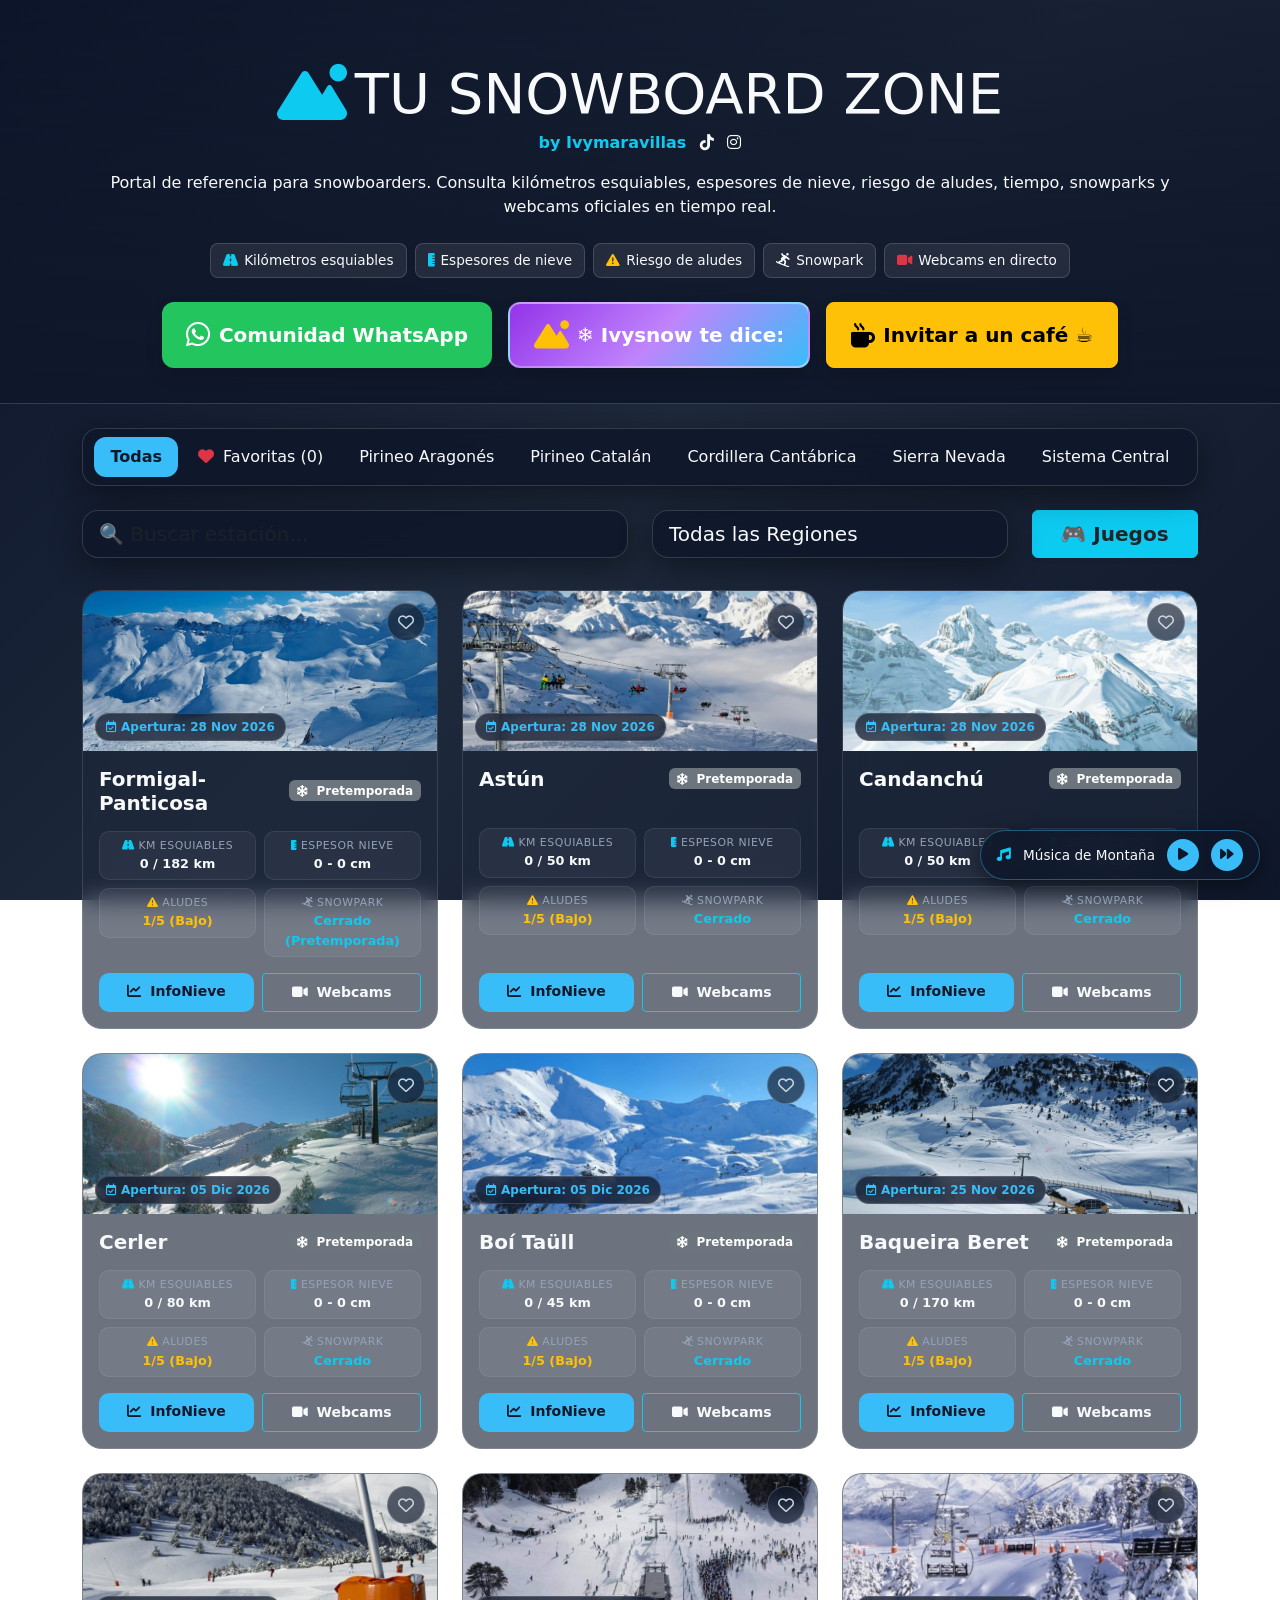
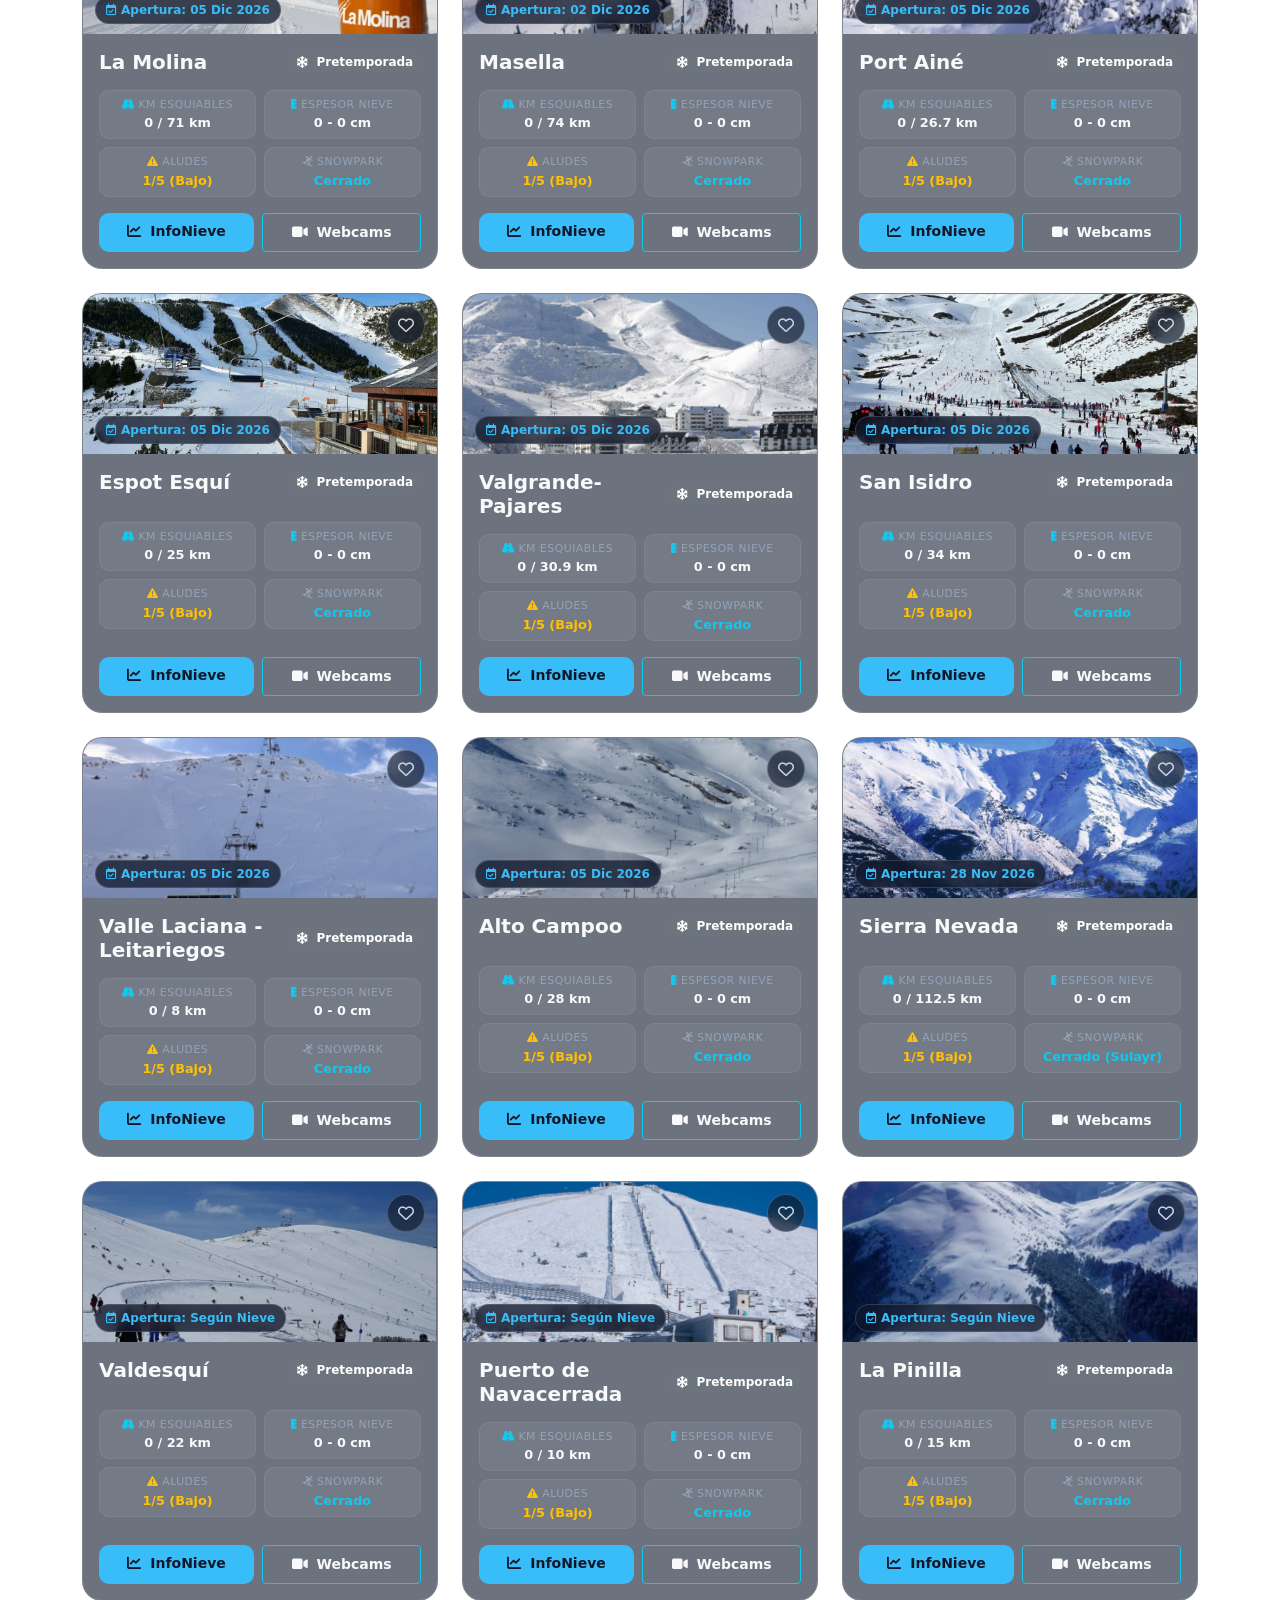
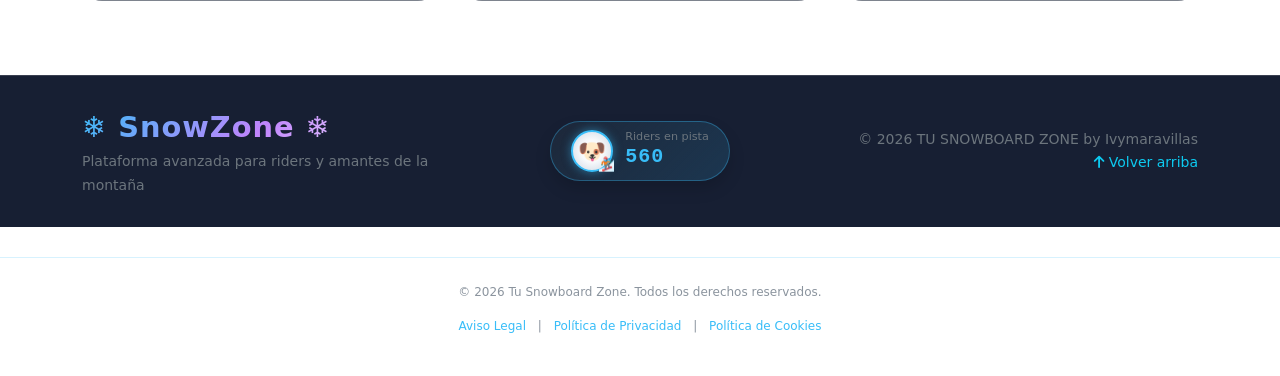
<file: index.html>
<!DOCTYPE html>
<html lang="es">
<head>
    <meta charset="UTF-8">
    <meta name="viewport" content="width=device-width, initial-scale=1.0">
    <title>TU SNOWBOARD ZONE by Ivymaravillas</title>
    <link href="https://cdn.jsdelivr.net/npm/bootstrap@5.3.0/dist/css/bootstrap.min.css" rel="stylesheet">
    <link href="https://cdnjs.cloudflare.com/ajax/libs/font-awesome/6.4.0/css/all.min.css" rel="stylesheet">
    <style>
        :root {
            --bg-dark: #0f172a;
            --glass-card: rgba(15, 23, 42, 0.85);
            --glass-border: rgba(255, 255, 255, 0.15);
            --accent-blue: #38bdf8;
            --accent-green: #22c55e;
            --accent-purple: #c084fc;
            --accent-snow: #f8fafc;
        }
           /* --- PESTAÑA Y MONITOR FWT --- */
  .fwt-floating-tab {
    position: fixed;
    left: 0;
    top: 50%;
    transform: translateY(-50%);
    z-index: 9999;
    background: linear-gradient(135deg, #dc2626 0%, #991b1b 100%);
    color: #fff;
    padding: 12px 16px;
    border-radius: 0 12px 12px 0;
    font-weight: 800;
    font-size: 1.1rem;
    letter-spacing: 2px;
    box-shadow: 0 4px 20px rgba(220, 38, 38, 0.5);
    cursor: pointer;
    display: flex;
    align-items: center;
    gap: 8px;
    transition: all 0.3s cubic-bezier(0.4, 0, 0.2, 1);
    animation: fwtPulse 2s infinite;
  }

  .fwt-floating-tab:hover {
    padding-left: 22px;
    background: linear-gradient(135deg, #ef4444 0%, #dc2626 100%);
    box-shadow: 0 6px 25px rgba(239, 68, 68, 0.8);
  }

  @keyframes fwtPulse {
    0% { transform: translateY(-50%) scale(1); }
    50% { transform: translateY(-50%) scale(1.05); }
    100% { transform: translateY(-50%) scale(1); }
  }

  .fwt-calendar-preview {
    position: absolute;
    left: 100%;
    top: 50%;
    transform: translateY(-50%) translateX(15px) scale(0.9);
    width: 320px;
    background: rgba(15, 23, 42, 0.95);
    border: 1px solid rgba(220, 38, 38, 0.6);
    border-radius: 12px;
    padding: 8px;
    box-shadow: 0 10px 30px rgba(0,0,0,0.8);
    opacity: 0;
    visibility: hidden;
    transition: all 0.3s ease;
    pointer-events: none;
  }

  .fwt-floating-tab:hover .fwt-calendar-preview {
    opacity: 1;
    visibility: visible;
    transform: translateY(-50%) translateX(10px) scale(1);
  }

  .fwt-calendar-preview img {
    width: 100%;
    border-radius: 8px;
    display: block;
  }

  .fwt-video-modal {
    position: fixed;
    top: 0;
    left: 0;
    width: 100vw;
    height: 100vh;
    background: rgba(2, 6, 23, 0.95);
    backdrop-filter: blur(10px);
    z-index: 100000;
    display: none;
    justify-content: center;
    align-items: center;
    opacity: 0;
    transition: opacity 0.4s ease;
  }

  .fwt-video-modal.active {
    display: flex;
    opacity: 1;
  }

  .fwt-monitor-container {
    position: relative;
    width: 90vw;
    max-width: 450px;
    height: 80vh;
    max-height: 800px;
    background: #000;
    border-radius: 20px;
    overflow: hidden;
    border: 2px solid rgba(56, 189, 248, 0.3);
    box-shadow: 0 25px 60px rgba(0,0,0,0.9), 0 0 30px rgba(56, 189, 248, 0.2);
  }

  .fwt-video-slide {
    position: absolute;
    top: 0;
    left: 0;
    width: 100%;
    height: 100%;
    opacity: 0;
    transition: opacity 0.8s ease-in-out;
    display: flex;
    justify-content: center;
    align-items: center;
  }

  .fwt-video-slide.active {
    opacity: 1;
  }

  .fwt-video-slide iframe {
    width: 100%;
    height: 100%;
    border: none;
    pointer-events: none;
  }

  .fwt-close-monitor {
    position: absolute;
    top: 20px;
    right: 20px;
    background: rgba(15, 23, 42, 0.8);
    border: 1px solid rgba(255,255,255,0.2);
    color: #fff;
    width: 40px;
    height: 40px;
    border-radius: 50%;
    font-size: 1.2rem;
    cursor: pointer;
    z-index: 100002;
    display: flex;
    align-items: center;
    justify-content: center;
    transition: all 0.2s;
  }

  .fwt-close-monitor:hover {
    background: #dc2626;
    border-color: #dc2626;
  }
        body {
            background: linear-gradient(135deg, #0b1329 0%, #1e293b 50%, #0f172a 100%);
            background-attachment: fixed;
            color: var(--accent-snow);
            font-family: 'Segoe UI', system-ui, -apple-system, sans-serif;
            min-height: 100vh;
            display: flex;
            flex-direction: column;
        }

        .main-content {
            flex: 1;
        }

        .glass-panel {
            background: var(--glass-card);
            backdrop-filter: blur(16px);
            -webkit-backdrop-filter: blur(16px);
            border: 1px solid var(--glass-border);
            border-radius: 16px;
            box-shadow: 0 8px 32px 0 rgba(0, 0, 0, 0.45);
        }

        /* Hero Banner Header Exacto */
        .hero-banner {
            position: relative;
            background: linear-gradient(to bottom, rgba(15, 23, 42, 0.45), rgba(15, 23, 42, 0.95)),
                        url('https://images.unsplash.com/photo-1551698618-1dfe5d97d256?auto=format&fit=crop&w=1920&q=80') center/cover no-repeat;
            padding: 60px 20px 35px 20px;
            border-bottom: 1px solid var(--glass-border);
            text-align: center;
        }

        .btn-whatsapp {
            background-color: var(--accent-green);
            color: white;
            font-weight: 600;
            border-radius: 12px;
            border: none;
            transition: all 0.2s;
        }

        .btn-whatsapp:hover {
            background-color: #16a34a;
            color: white;
            transform: translateY(-2px);
        }

        /* Pulsador Ivysnow Muy Llamativo */
.btn-ivy-pulsador {
    background: linear-gradient(135deg, #9333ea, #c084fc, #38bdf8);
    color: white;
    font-weight: 700;
    border-radius: 12px;
    border: 2px solid rgba(255, 255, 255, 0.4);
    transition: all 0.3s ease;
    box-shadow: 0 0 20px rgba(192, 132, 252, 0.5);
    animation: pulseGlow 2s infinite;
}

.btn-ivy-pulsador:hover {
    transform: translateY(-3px) scale(1.02);
    box-shadow: 0 0 30px rgba(56, 189, 248, 0.8);
    color: white;
}

@keyframes pulseGlow {
    0% { box-shadow: 0 0 15px rgba(192, 132, 252, 0.4); }
    50% { box-shadow: 0 0 25px rgba(56, 189, 248, 0.7); }
    100% { box-shadow: 0 0 15px rgba(192, 132, 252, 0.4); }
}
        .nav-link.active-tab {
            background-color: var(--accent-blue) !important;
            color: #0f172a !important;
            font-weight: bold;
            border-radius: 12px;
        }

        .feature-tag {
            background: rgba(255, 255, 255, 0.08);
            border: 1px solid rgba(255, 255, 255, 0.15);
            border-radius: 8px;
            padding: 6px 12px;
            font-size: 0.85rem;
            display: inline-flex;
            align-items: center;
            gap: 6px;
        }

        /* Tarjetas de Estaciones */
        .station-card {
            border-radius: 20px;
            overflow: hidden;
            background: rgba(30, 41, 59, 0.65);
            backdrop-filter: blur(12px);
            border: 1px solid rgba(255, 255, 255, 0.12);
            transition: transform 0.3s ease, box-shadow 0.3s ease;
            height: 100%;
            display: flex;
            flex-direction: column;
            cursor: pointer;
        }

        .station-card:hover {
            transform: translateY(-6px);
            box-shadow: 0 16px 36px rgba(56, 189, 248, 0.25);
            border-color: rgba(56, 189, 248, 0.4);
        }

        .card-img-wrapper {
            position: relative;
            height: 160px;
            overflow: hidden;
        }

        .card-img-wrapper img {
            width: 100%;
            height: 100%;
            object-fit: cover;
            transition: transform 0.5s ease;
        }

        .station-card:hover .card-img-wrapper img {
            transform: scale(1.08);
        }

        .fav-btn {
            position: absolute;
            top: 12px;
            right: 12px;
            background: rgba(15, 23, 42, 0.65);
            backdrop-filter: blur(8px);
            border: 1px solid rgba(255, 255, 255, 0.2);
            color: #cbd5e1;
            width: 38px;
            height: 38px;
            border-radius: 50%;
            display: flex;
            align-items: center;
            justify-content: center;
            cursor: pointer;
            transition: all 0.2s ease;
            z-index: 5;
        }

        .fav-btn:hover, .fav-btn.active {
            background: rgba(239, 68, 68, 0.9);
            color: white;
            border-color: #ef4444;
        }

        .opening-badge {
            position: absolute;
            bottom: 10px;
            left: 12px;
            background: rgba(15, 23, 42, 0.75);
            backdrop-filter: blur(8px);
            border: 1px solid rgba(255, 255, 255, 0.15);
            color: var(--accent-blue);
            font-size: 0.75rem;
            padding: 4px 10px;
            border-radius: 20px;
            font-weight: 600;
        }

        .card-body-content {
            padding: 16px;
            display: flex;
            flex-direction: column;
            justify-content: space-between;
            flex-grow: 1;
        }

        .metric-pill {
            background: rgba(255, 255, 255, 0.05);
            border: 1px solid rgba(255, 255, 255, 0.08);
            border-radius: 10px;
            padding: 6px 8px;
            text-align: center;
        }

        .metric-label {
            font-size: 0.68rem;
            color: #94a3b8;
            text-transform: uppercase;
            letter-spacing: 0.5px;
        }

        .metric-value {
            font-size: 0.8rem;
            font-weight: 700;
            color: #f8fafc;
        }

        .btn-custom {
            background-color: var(--accent-blue);
            color: #0f172a;
            font-weight: 600;
            border-radius: 10px;
            border: none;
            transition: all 0.2s;
        }

        .btn-custom:hover {
            background-color: #0284c7;
            color: white;
        }

        /* Píldoras de pistas en Modal */
        .piste-badge {
            display: inline-flex;
            align-items: center;
            gap: 6px;
            padding: 6px 14px;
            border-radius: 30px;
            font-weight: 700;
            font-size: 0.85rem;
        }
        .badge-verde { background: rgba(34, 197, 94, 0.2); color: #4ade80; border: 1px solid #22c55e; }
        .badge-azul { background: rgba(56, 189, 248, 0.2); color: #38bdf8; border: 1px solid #38bdf8; }
        .badge-roja { background: rgba(239, 68, 68, 0.2); color: #f87171; border: 1px solid #ef4444; }
        .badge-negra { background: rgba(15, 23, 42, 0.8); color: #e2e8f0; border: 1px solid #64748b; }

        /* Contenedor del mapa con imagen oficial de pistas de alta calidad */
        .map-container {
            position: relative;
            width: 100%;
            height: 380px;
            border-radius: 12px;
            overflow: hidden;
            border: 1px solid rgba(255, 255, 255, 0.2);
            background: #000;
        }
        .map-container img {
            width: 100%;
            height: 100%;
            object-fit: contain;
            background: #111;
        }

        /* Tarjeta de pronóstico 7 días */
        .forecast-day-card {
            background: rgba(255, 255, 255, 0.05);
            border: 1px solid rgba(255, 255, 255, 0.1);
            border-radius: 10px;
            padding: 8px;
            text-align: center;
            flex: 1;
            min-width: 70px;
        }

        /* Footer con logo ivysnow y contador Shih Tzu Snowboarder */
        .footer-branding {
            border-top: 1px solid var(--glass-border);
            background: rgba(11, 19, 41, 0.95);
            padding: 30px 20px;
            margin-top: 50px;
        }

        .ivysnow-logo {
            font-size: 1.8rem;
            font-weight: 900;
            background: linear-gradient(135deg, #38bdf8, #c084fc, #ffffff);
            -webkit-background-clip: text;
            -webkit-text-fill-color: transparent;
            letter-spacing: 1px;
        }

        .shihtzu-counter {
            background: linear-gradient(135deg, rgba(30, 41, 59, 0.9), rgba(56, 189, 248, 0.15));
            border: 1px solid rgba(56, 189, 248, 0.35);
            border-radius: 40px;
            padding: 8px 20px;
            display: inline-flex;
            align-items: center;
            gap: 12px;
            box-shadow: 0 4px 20px rgba(56, 189, 248, 0.15);
        }

        .shihtzu-avatar {
            width: 42px;
            height: 42px;
            border-radius: 50%;
            background: radial-gradient(circle, #f8fafc 40%, #cbd5e1 100%);
            display: flex;
            align-items: center;
            justify-content: center;
            border: 2px solid var(--accent-blue);
            font-size: 1.4rem;
            box-shadow: 0 0 10px rgba(56, 189, 248, 0.5);
            position: relative;
        }

        .shihtzu-avatar::after {
            content: "🏂";
            position: absolute;
            bottom: -4px;
            right: -4px;
            font-size: 0.85rem;
        }

        .counter-number {
            font-family: monospace;
            font-size: 1.25rem;
            font-weight: bold;
            color: var(--accent-blue);
            letter-spacing: 1px;
        }
        /* Efecto de copos de nieve cayendo */
.snowflake {
    position: fixed;
    top: -10px;
    background: #ffffff;
    border-radius: 50%;
    pointer-events: none;
    z-index: 9999;
    opacity: 0.8;
    animation: fall linear infinite;
}

@keyframes fall {
    0% {
        transform: translateY(-10px) translateX(0);
        opacity: 0.8;
    }
    100% {
        transform: translateY(105vh) translateX(20px);
        opacity: 0.2;
    }
}

/* Reproductor de música flotante */
.music-player-float {
    position: fixed;
    bottom: 20px;
    right: 20px;
    background: rgba(15, 23, 42, 0.85);
    backdrop-filter: blur(12px);
    border: 1px solid rgba(56, 189, 248, 0.4);
    border-radius: 30px;
    padding: 8px 16px;
    display: flex;
    align-items: center;
    gap: 12px;
    z-index: 9998;
    box-shadow: 0 4px 20px rgba(0, 0, 0, 0.5);
    color: #f8fafc;
    font-size: 0.85rem;
}

.music-player-float button {
    background: var(--accent-blue);
    border: none;
    color: #0f172a;
    width: 32px;
    height: 32px;
    border-radius: 50%;
    cursor: pointer;
    display: flex;
    align-items: center;
    justify-content: center;
    transition: transform 0.2s;
}

.music-player-float button:hover {
    transform: scale(1.1);
}
       
        /* Modal de Juegos */
.games-modal-overlay {
  display: none;
  position: fixed;
  top: 0; left: 0; width: 100%; height: 100%;
  background: rgba(10, 15, 30, 0.85);
  backdrop-filter: blur(8px);
  z-index: 9999;
  justify-content: center;
  align-items: center;
}

.games-modal-content {
  background: #111827;
  border: 1px solid rgba(56, 189, 248, 0.3);
  border-radius: 16px;
  width: 90%;
  max-width: 650px;
  padding: 20px;
  box-shadow: 0 10px 30px rgba(0,0,0,0.5);
  color: #fff;
}

.games-header {
  display: flex;
  justify-content: space-between;
  align-items: center;
  border-bottom: 1px solid rgba(255,255,255,0.1);
  padding-bottom: 10px;
}

.btn-close-games {
  background: none; border: none; color: #fff; font-size: 24px; cursor: pointer;
}

.games-tabs {
  display: flex; gap: 8px; margin: 15px 0; overflow-x: auto;
}

.game-tab {
  background: rgba(255,255,255,0.05);
  border: 1px solid rgba(255,255,255,0.1);
  color: #aaa; padding: 8px 16px; border-radius: 8px; cursor: pointer; transition: 0.3s;
}

.game-tab.active, .game-tab:hover {
  background: #38bdf8; color: #0f172a; font-weight: bold;
}

.game-screen { 
    display: none;
    text-align: center; }
.game-screen.active {
    display: block !important;
    width: 100%;
    height: 100%;
}

canvas {
  background: #000; border-radius: 8px; max-width: 100%; height: auto;
}

/* Tablero Sudoku */
.sudoku-grid {
  display: grid; grid-template-columns: repeat(9, 1fr); gap: 2px;
  background: #334155; width: 100%; max-width: 360px; margin: 0 auto; border: 2px solid #38bdf8;
}

.sudoku-cell {
  aspect-ratio: 1; background: #1e293b; color: #fff; display: flex;
  align-items: center; justify-content: center; font-weight: bold; cursor: pointer;
}

.sudoku-cell.selected { background: #0284c7; }
.sudoku-cell.fixed { background: #0f172a; color: #94a3b8; }
        .sudoku-cell.selected { background: #0284c7; }
    .sudoku-cell.fixed { background: #0f172a; color: #94a3b8; }

   /* Botón de SnowStudio integrado en la barra de pestañas */
.studio-side-btn {
    display: inline-flex;
    align-items: center;
    background: linear-gradient(135deg, #0284c7, #0369a1);
    border: 2px solid #38bdf8;
    color: #ffffff;
    padding: 8px 16px;
    border-radius: 10px;
    font-family: 'Permanent Marker', cursive;
    font-size: 13px;
    letter-spacing: 1px;
    cursor: pointer;
    box-shadow: 0 0 15px rgba(56, 189, 248, 0.4);
    margin-right: 10px;
    transition: all 0.3s ease;
    white-space: nowrap;
}

.studio-side-btn:hover, .studio-side-btn.active {
    background: #38bdf8;
    color: #0f172a;
    box-shadow: 0 0 25px #38bdf8;
    transform: scale(1.05);
}

</style>
</head>
<body>

    <div class="main-content">
        <!-- Hero Main Header Exacto -->
        <div class="hero-banner mb-4">
            <div class="container">
                <h1 class="display-4 fw-extrabold text-light mb-1">
                    <i class="fa-solid fa-mountain-sun text-info me-2"></i>TU SNOWBOARD ZONE
                </h1>
                <p class="fs-6 text-info fw-semibold mb-3">
    by Ivymaravillas 
    <a href="https://www.tiktok.com/@ivywonderwalls?_r=1&_t=ZN-9AzPtLym8P8" target="_blank" class="text-light ms-2 text-decoration-none" title="Sígueme en TikTok">
        <i class="fa-brands fa-tiktok"></i>
    </a>
    <a href="https://www.instagram.com/ivywonderwalls?exln=dm9ubndtc3lnYXdh&utm_source=qr" target="_blank" class="text-light ms-2 text-decoration-none" title="Sígueme en Instagram">
        <i class="fa-brands fa-instagram"></i>
    </a>
</p>
                
                <p class="lead opacity-90 text-light max-w-2xl mx-auto mb-4 fs-6">
                    Portal de referencia para snowboarders. Consulta kilómetros esquiables, espesores de nieve, riesgo de aludes, tiempo, snowparks y webcams oficiales en tiempo real.
                </p>

                <div class="d-flex flex-wrap justify-content-center gap-2 mb-4">
                    <span class="feature-tag"><i class="fa-solid fa-road text-info"></i> Kilómetros esquiables</span>
                    <span class="feature-tag"><i class="fa-solid fa-ruler-vertical text-info"></i> Espesores de nieve</span>
                    <span class="feature-tag"><i class="fa-solid fa-triangle-exclamation text-warning"></i> Riesgo de aludes</span>
                    <span class="feature-tag"><i class="fa-solid fa-person-snowboarding text-purple"></i> Snowpark</span>
                    <span class="feature-tag"><i class="fa-solid fa-video text-danger"></i> Webcams en directo</span>
                </div>

                <!-- Header Action Buttons -->
                <div class="d-flex justify-content-center flex-wrap gap-3">
                    <a href="https://chat.whatsapp.com/Hx7p8iGndpEG5tsxvZ49In" target="_blank" class="btn btn-whatsapp btn-lg px-4 py-3 shadow d-inline-flex align-items-center gap-2">
                        <i class="fa-brands fa-whatsapp fs-3"></i> Comunidad WhatsApp
                    </a>

                    <button class="btn btn-ivy-pulsador btn-lg px-4 py-3 shadow d-inline-flex align-items-center gap-2" onclick="openIvysnowModal()">
    <i class="fa-solid fa-mountain-sun fs-3 text-warning"></i> ❄️ Ivysnow te dice:
</button>

                    <button class="btn btn-warning btn-lg px-4 py-3 fw-bold shadow d-inline-flex align-items-center gap-2" data-bs-toggle="modal" data-bs-target="#donationModal">
                        <i class="fa-solid fa-mug-hot fs-4"></i> Invitar a un café ☕
                    </button>
                </div>
            </div>
        </div>

        <!-- Main Content Container -->
        <div class="container my-4">
            <!-- Dynamic Region Tabs (SIN IvyAsesor en la barra) -->
            <div class="glass-panel p-2 mb-4">
                <ul class="nav nav-pills justify-content-center gap-1 flex-wrap" id="regionTabs">
                    <li class="nav-item"><a class="nav-link text-light px-3 active-tab" id="tab-all" href="#" onclick="filterRegion('all')">Todas</a></li>
                    <li class="nav-item"><a class="nav-link text-light px-3" id="tab-favs" href="#" onclick="filterRegion('favs')"><i class="fa-solid fa-heart text-danger me-1"></i> Favoritas (<span id="favCount">0</span>)</a></li>
                    <li class="nav-item"><a class="nav-link text-light px-3" id="tab-aragon" href="#" onclick="filterRegion('aragon')">Pirineo Aragonés</a></li>
                    <li class="nav-item"><a class="nav-link text-light px-3" id="tab-cataluna" href="#" onclick="filterRegion('cataluna')">Pirineo Catalán</a></li>
                    <li class="nav-item"><a class="nav-link text-light px-3" id="tab-cantabrica" href="#" onclick="filterRegion('cantabrica')">Cordillera Cantábrica</a></li>
                    <li class="nav-item"><a class="nav-link text-light px-3" id="tab-nevada" href="#" onclick="filterRegion('nevada')">Sierra Nevada</a></li>
                    <li class="nav-item"><a class="nav-link text-light px-3" id="tab-central" href="#" onclick="filterRegion('central')">Sistema Central</a></li>
                </ul>
            </div>

            <!-- Search & Filter Controls -->
            
<div class="row mb-4 align-items-center" id="searchFilterRow">
  <div class="col-md-6 mb-2">
    <input type="text" id="searchInput" class="form-control glass-panel text-light py-2 px-3 fs-5" placeholder="🔍 Buscar estación...">
  </div>
  <div class="col-md-4 mb-2">
    <select id="regionSelect" class="form-select glass-panel text-light py-2 px-3 fs-5" onchange="filterRegion(this.value)">
      <option value="all" class="bg-dark text-light">Todas las Regiones</option>
      <option value="favs" class="bg-dark text-light">Mis Favoritas ❤️</option>
      <option value="aragon" class="bg-dark text-light">Pirineo Aragonés</option>
      <option value="cataluna" class="bg-dark text-light">Pirineo Catalán</option>
      <option value="cantabrica" class="bg-dark text-light">Cordillera Cantábrica</option>
      <option value="nevada" class="bg-dark text-light">Sierra Nevada</option>
      <option value="central" class="bg-dark text-light">Sistema Central</option>
    </select>
  </div>
  <div class="col-md-2 mb-2 text-end">
    <button class="btn btn-info w-100 py-2 fs-5 text-dark fw-bold shadow-sm" onclick="openGamesModal()">
      🎮 Juegos
    </button>
  </div>
</div>

            <!-- Stations Cards Grid -->
            <div class="row g-4" id="stationsGrid">
                <!-- Dynamic Cards -->
            </div>
        </div>
    </div>

    <!-- Modal Ficha Técnica y Mapa de Pistas + Tiempo 7 Días -->
    <div class="modal fade" id="stationModal" tabindex="-1" aria-hidden="true">
        <div class="modal-dialog modal-xl modal-dialog-centered modal-dialog-scrollable">
            <div class="modal-content glass-panel text-light border border-secondary">
                <div class="modal-header border-bottom border-secondary">
                    <h4 class="modal-title fw-bold" id="modalStationTitle"><i class="fa-solid fa-snowflake text-info me-2"></i>Ficha Técnica</h4>
                    <button type="button" class="btn-close btn-close-white" data-bs-dismiss="modal"></button>
                </div>
                <div class="modal-body p-4" id="modalStationBody">
                    <!-- Contenido inyectado dinámicamente -->
                </div>
                <div class="modal-footer border-top border-secondary">
                    <button type="button" class="btn btn-secondary px-4" data-bs-dismiss="modal">Cerrar</button>
                </div>
            </div>
        </div>
    </div>

    <!-- Modal Ivysnow te dice (Frases y Paisajes de Montaña) -->
<div class="modal fade" id="ivysnowModal" tabindex="-1" aria-hidden="true">
    <div class="modal-dialog modal-lg modal-dialog-centered">
        <div class="modal-content glass-panel text-light border border-secondary" style="overflow: hidden;">
            <div class="modal-header border-bottom border-secondary bg-dark bg-opacity-50">
                <h5 class="modal-title fw-bold"><i class="fa-solid fa-snowflake text-info me-2"></i>Ivysnow te dice:</h5>
                <button type="button" class="btn-close btn-close-white" data-bs-dismiss="modal"></button>
            </div>
            <div class="modal-body p-0 position-relative">
                <div id="quoteImageBg" style="position: absolute; top:0; left:0; width:100%; height:100%; background: url('https://images.unsplash.com/photo-1551698618-1dfe5d97d256?auto=format&fit=crop&w=1200&q=80') center/cover no-repeat; opacity: 0.25; z-index: 0;"></div>
                
                <div class="p-5 text-center position-relative" style="z-index: 1; min-height: 260px; display: flex; flex-direction: column; justify-content: center; align-items: center;">
                    <i class="fa-solid fa-quote-left text-info fs-3 mb-3 opacity-75"></i>
                    <p id="quoteText" class="fs-5 fw-semibold fst-italic mb-4 text-light px-3" style="line-height: 1.6; text-shadow: 0 2px 4px rgba(0,0,0,0.8);">
                        "La montaña no es más alta que tus sueños, ni la nieve más fría que la pasión de un rider."
                    </p>
                    <i class="fa-solid fa-quote-right text-info fs-3 mt-1 opacity-75"></i>
                </div>
            </div>
            <div class="modal-footer border-top border-secondary bg-dark bg-opacity-50 d-flex justify-content-between">
                <button type="button" class="btn btn-outline-info px-4 fw-bold" onclick="generateNewQuote()"><i class="fa-solid fa-shuffle me-2"></i>Otra reflexión</button>
                <button type="button" class="btn btn-secondary px-4" data-bs-dismiss="modal">Cerrar</button>
            </div>
        </div>
    </div>
</div>
            </div>
        </div>
    </div>

    <!-- Modal Único de Apoyo PayPal -->
    <div class="modal fade" id="donationModal" tabindex="-1" aria-hidden="true">
        <div class="modal-dialog modal-dialog-centered">
            <div class="modal-content glass-panel text-light border border-secondary">
                <div class="modal-header border-bottom border-secondary">
                    <h5 class="modal-title"><i class="fa-solid fa-mug-hot text-warning me-2"></i>Apoyar "TU SNOWBOARD ZONE"</h5>
                    <button type="button" class="btn-close btn-close-white" data-bs-dismiss="modal"></button>
                </div>
                <div class="modal-body text-center py-4 px-4">
                    <i class="fa-brands fa-paypal text-primary display-3 mb-3"></i>
                    <h5 class="fw-bold mb-2">¿Te resulta útil esta plataforma?</h5>
                    <p class="small opacity-75 mb-4">
                         Tu aportación voluntaria ayuda a mantener la web activa, actualizar los enlaces a webcams oficiales en directo, meteorología y los partes de nieve en tiempo real, garantizando un espacio libre de publicidad.
                    </p>
                    <a href="https://paypal.me/ivymaravillas" target="_blank" class="btn btn-primary btn-lg w-100 py-3 fw-bold shadow">
                        <i class="fa-brands fa-paypal me-2 fs-5"></i> Donar vía paypal.me/ivymaravillas
                    </a>
                </div>
            </div>
        </div>
    </div>

    <!-- Footer Oficial ivysnow con Logo y Contador Shih Tzu Snowboarder -->
    <footer class="footer-branding text-center">
        <div class="container">
            <div class="row align-items-center g-3">
                <div class="col-md-4 text-md-start text-center">
                    <div class="ivysnow-logo">❄️ SnowZone ❄️ </div>
                    <small class="text-secondary">Plataforma avanzada para riders y amantes de la montaña</small>
                </div>
                <div class="col-md-4 text-center">
                    <div class="shihtzu-counter shadow">
                        <div class="shihtzu-avatar" title="Bimba el Shih Tzu Snowboarder">🐶</div>
                        <div class="text-start">
                            <div class="small text-secondary" style="font-size: 0.7rem; line-height: 1;">Riders en pista</div>
                            <div class="counter-number"><span id="visitorCountVal">560</span></div>
                        </div>
                    </div>
                </div>
                <div class="col-md-4 text-md-end text-center">
                    <p class="mb-0 text-secondary small">© 2026 TU SNOWBOARD ZONE by Ivymaravillas</p>
                    <a href="#top" class="text-info small text-decoration-none"><i class="fa-solid fa-arrow-up me-1"></i>Volver arriba</a>
                </div>
            </div>
        </div>
    </footer>

    <!-- Scripts -->
    <script src="https://cdn.jsdelivr.net/npm/bootstrap@5.3.0/dist/js/bootstrap.bundle.min.js"></script>
    <script>
        const stations = [
            // PIRINEO ARAGONÉS
            { 
                id: "formigal",
                name: "Formigal-Panticosa", 
                region: "aragon", 
                infonieve: "https://www.infonieve.es/estacion-esqui/formigal-panticosa/8/", 
                webcam: "https://www.infonieve.es/estacion-esqui/formigal-panticosa/8/webcams/", 
                opening: "28 Nov 2026", 
                kmTotal: 182, kmOpen: "0", snowCm: "0 - 0 cm", avalanche: "1/5", weather: "2°C Soleado", snowpark: "Cerrado (Pretemporada)",
                pistes: { verdes: 7, azules: 36, rojas: 51, negras: 43 },
                mapaImg: "images/Formigal.pistas.jpg",
                img: "images/Formigal.foto.jpg",
                forecast: [
                    { day: "Hoy", icon: "fa-sun text-warning", temp: "2°C", cond: "Soleado" },
                    { day: "Sáb", icon: "fa-cloud-sun text-info", temp: "1°C", cond: "Parcial" },
                    { day: "Dom", icon: "fa-snowflake text-light", temp: "-2°C", cond: "Nieve" },
                    { day: "Lun", icon: "fa-cloud-sun text-info", temp: "0°C", cond: "Claro" },
                    { day: "Mar", icon: "fa-sun text-warning", temp: "3°C", cond: "Sol" },
                    { day: "Mié", icon: "fa-cloud text-secondary", temp: "1°C", cond: "Nublado" },
                    { day: "Jue", icon: "fa-snowflake text-light", temp: "-1°C", cond: "Nevada" }
                ]
            },
            { 
                id: "astun",
                name: "Astún", 
                region: "aragon", 
                infonieve: "https://www.infonieve.es/estacion-esqui/astun/1/", 
                webcam: "https://www.infonieve.es/estacion-esqui/astun/1/webcams/", 
                opening: "28 Nov 2026", 
                kmTotal: 50, kmOpen: "0", snowCm: "0 - 0 cm", avalanche: "1/5", weather: "1°C Despejado", snowpark: "Cerrado",
                pistes: { verdes: 5, azules: 18, rojas: 21, negras: 6 },
                mapaImg:"images/Astun.pistas.jpg",
                img: "images/Astun.foto.jpg",
                forecast: [
                    { day: "Hoy", icon: "fa-sun text-warning", temp: "1°C", cond: "Despejado" },
                    { day: "Sáb", icon: "fa-cloud text-secondary", temp: "0°C", cond: "Nublado" },
                    { day: "Dom", icon: "fa-snowflake text-light", temp: "-3°C", cond: "Nieve" },
                    { day: "Lun", icon: "fa-sun text-warning", temp: "2°C", cond: "Sol" },
                    { day: "Mar", icon: "fa-cloud-sun text-info", temp: "1°C", cond: "Parcial" },
                    { day: "Mié", icon: "fa-snowflake text-light", temp: "-2°C", cond: "Nieve" },
                    { day: "Jue", icon: "fa-sun text-warning", temp: "4°C", cond: "Sol" }
                ]
            },
            { 
                id: "candanchu",
                name: "Candanchú", 
                region: "aragon", 
                infonieve: "https://www.infonieve.es/estacion-esqui/candanchu/3/", 
                webcam: "https://www.infonieve.es/estacion-esqui/candanchu/3/webcams/", 
                opening: "28 Nov 2026", 
                kmTotal: 50, kmOpen: "0", snowCm: "0 - 0 cm", avalanche: "1/5", weather: "3°C Nubes altas", snowpark: "Cerrado",
                pistes: { verdes: 10, azules: 12, rojas: 16, negras: 13 },
                mapaImg: "images/candanchu.pistas.jpg",
                img: "images/Candanchu.foto.jpg",
                forecast: [
                    { day: "Hoy", icon: "fa-cloud-sun text-info", temp: "3°C", cond: "Nubes" },
                    { day: "Sáb", icon: "fa-sun text-warning", temp: "2°C", cond: "Sol" },
                    { day: "Dom", icon: "fa-snowflake text-light", temp: "-2°C", cond: "Nieve" },
                    { day: "Lun", icon: "fa-cloud text-secondary", temp: "0°C", cond: "Cubierto" },
                    { day: "Mar", icon: "fa-sun text-warning", temp: "3°C", cond: "Sol" },
                    { day: "Mié", icon: "fa-snowflake text-light", temp: "-1°C", cond: "Nieve" },
                    { day: "Jue", icon: "fa-sun text-warning", temp: "2°C", cond: "Despejado" }
                ]
            },
            { 
                id: "cerler",
                name: "Cerler", 
                region: "aragon", 
                infonieve: "https://www.infonieve.es/estacion-esqui/cerler/4/", 
                webcam: "https://www.infonieve.es/estacion-esqui/cerler/4/webcams/", 
                opening: "05 Dic 2026", 
                kmTotal: 80, kmOpen: "0", snowCm: "0 - 0 cm", avalanche: "1/5", weather: "0°C Soleado", snowpark: "Cerrado",
                pistes: { verdes: 10, azules: 19, rojas: 27, negras: 14 },
                mapaImg: "images/Cerler.pistas.jpg",
                img: "images/Cerler.foto.jpg",
                forecast: [
                    { day: "Hoy", icon: "fa-sun text-warning", temp: "0°C", cond: "Sol" },
                    { day: "Sáb", icon: "fa-cloud-sun text-info", temp: "-1°C", cond: "Parcial" },
                    { day: "Dom", icon: "fa-snowflake text-light", temp: "-4°C", cond: "Nevada" },
                    { day: "Lun", icon: "fa-sun text-warning", temp: "1°C", cond: "Sol" },
                    { day: "Mar", icon: "fa-sun text-warning", temp: "2°C", cond: "Despejado" },
                    { day: "Mié", icon: "fa-cloud text-secondary", temp: "0°C", cond: "Nublado" },
                    { day: "Jue", icon: "fa-snowflake text-light", temp: "-2°C", cond: "Nieve" }
                ]
            },
            
            // PIRINEO CATALÁN
            { 
                id: "boitaull",
                name: "Boí Taüll", 
                region: "cataluna", 
                infonieve: "https://www.infonieve.es/estacion-esqui/boi-taull/33/", 
                webcam: "https://www.infonieve.es/estacion-esqui/boi-taull/33/webcams/", 
                opening: "05 Dic 2026", 
                kmTotal: 45, kmOpen: "0", snowCm: "0 - 0 cm", avalanche: "1/5", weather: "-1°C Soleado", snowpark: "Cerrado",
                pistes: { verdes: 8, azules: 9, rojas: 10, negras: 5 },
                mapaImg: "images/Boi-taull.pistas.jpg",
                img: "images/Boitall.foto.jpg",
                forecast: [
                    { day: "Hoy", icon: "fa-sun text-warning", temp: "-1°C", cond: "Sol" },
                    { day: "Sáb", icon: "fa-snowflake text-light", temp: "-3°C", cond: "Nieve" },
                    { day: "Dom", icon: "fa-snowflake text-light", temp: "-5°C", cond: "Nevada" },
                    { day: "Lun", icon: "fa-sun text-warning", temp: "0°C", cond: "Claro" },
                    { day: "Mar", icon: "fa-cloud-sun text-info", temp: "1°C", cond: "Parcial" },
                    { day: "Mié", icon: "fa-sun text-warning", temp: "2°C", cond: "Sol" },
                    { day: "Jue", icon: "fa-snowflake text-light", temp: "-2°C", cond: "Nieve" }
                ]
            },
            { 
                id: "baqueira",
                name: "Baqueira Beret", 
                region: "cataluna", 
                infonieve: "https://www.infonieve.es/estacion-esqui/baqueira-beret/2/", 
                webcam: "https://www.infonieve.es/estacion-esqui/baqueira-beret/2/webcams/", 
                opening: "25 Nov 2026", 
                kmTotal: 170, kmOpen: "0", snowCm: "0 - 0 cm", avalanche: "1/5", weather: "-1°C Despejado", snowpark: "Cerrado",
                pistes: { verdes: 6, azules: 42, rojas: 37, negras: 17 },
                mapaImg: "images/Baqueira-Beret.pistas.jpg",
                img: "images/BaqueiraBeret.foto.jpg",
                forecast: [
                    { day: "Hoy", icon: "fa-sun text-warning", temp: "-1°C", cond: "Despejado" },
                    { day: "Sáb", icon: "fa-cloud-sun text-info", temp: "0°C", cond: "Parcial" },
                    { day: "Dom", icon: "fa-snowflake text-light", temp: "-3°C", cond: "Nieve" },
                    { day: "Lun", icon: "fa-snowflake text-light", temp: "-2°C", cond: "Nevada" },
                    { day: "Mar", icon: "fa-sun text-warning", temp: "2°C", cond: "Sol" },
                    { day: "Mié", icon: "fa-sun text-warning", temp: "3°C", cond: "Sol" },
                    { day: "Jue", icon: "fa-cloud text-secondary", temp: "1°C", cond: "Nublado" }
                ]
            },
            { 
                id: "lamolina",
                name: "La Molina", 
                region: "cataluna", 
                infonieve: "https://www.infonieve.es/estacion-esqui/la-molina/11/", 
                webcam: "https://www.infonieve.es/estacion-esqui/la-molina/11/webcams/", 
                opening: "05 Dic 2026", 
                kmTotal: 71, kmOpen: "0", snowCm: "0 - 0 cm", avalanche: "1/5", weather: "4°C Parcial", snowpark: "Cerrado",
                pistes: { verdes: 20, azules: 17, rojas: 17, negras: 7 },
                mapaImg: "images/lamolina.pistas.jpg",
                img: "images/LaMolina.fotos.jpg",
                forecast: [
                    { day: "Hoy", icon: "fa-cloud-sun text-info", temp: "4°C", cond: "Parcial" },
                    { day: "Sáb", icon: "fa-sun text-warning", temp: "3°C", cond: "Sol" },
                    { day: "Dom", icon: "fa-snowflake text-light", temp: "-1°C", cond: "Nieve" },
                    { day: "Lun", icon: "fa-sun text-warning", temp: "2°C", cond: "Sol" },
                    { day: "Mar", icon: "fa-cloud text-secondary", temp: "2°C", cond: "Nublado" },
                    { day: "Mié", icon: "fa-sun text-warning", temp: "4°C", cond: "Sol" },
                    { day: "Jue", icon: "fa-snowflake text-light", temp: "0°C", cond: "Nieve" }
                ]
            },
            { 
                id: "masella",
                name: "Masella", 
                region: "cataluna", 
                infonieve: "https://www.infonieve.es/estacion-esqui/masella/14/", 
                webcam: "https://www.infonieve.es/estacion-esqui/masella/14/webcams/", 
                opening: "02 Dic 2026", 
                kmTotal: 74, kmOpen: "0", snowCm: "0 - 0 cm", avalanche: "1/5", weather: "2°C Soleado", snowpark: "Cerrado",
                pistes: { verdes: 24, azules: 30, rojas: 22, negras: 9 },
                mapaImg: "images/Masella.pistas.jpg",
                img: "images/Masella.fotos.jpg",
                forecast: [
                    { day: "Hoy", icon: "fa-sun text-warning", temp: "2°C", cond: "Soleado" },
                    { day: "Sáb", icon: "fa-cloud-sun text-info", temp: "1°C", cond: "Parcial" },
                    { day: "Dom", icon: "fa-snowflake text-light", temp: "-2°C", cond: "Nieve" },
                    { day: "Lun", icon: "fa-sun text-warning", temp: "3°C", cond: "Sol" },
                    { day: "Mar", icon: "fa-sun text-warning", temp: "4°C", cond: "Despejado" },
                    { day: "Mié", icon: "fa-cloud text-secondary", temp: "1°C", cond: "Nublado" },
                    { day: "Jue", icon: "fa-snowflake text-light", temp: "-1°C", cond: "Nieve" }
                ]
            },
            { 
                id: "portaine",
                name: "Port Ainé", 
                region: "cataluna", 
                infonieve: "https://www.infonieve.es/estacion-esqui/port-aine/18/", 
                webcam: "https://www.infonieve.es/estacion-esqui/port-aine/18/webcams/", 
                opening: "05 Dic 2026", 
                kmTotal: 26.7, kmOpen: "0", snowCm: "0 - 0 cm", avalanche: "1/5", weather: "1°C Despejado", snowpark: "Cerrado",
                pistes: { verdes: 3, azules: 4, rojas: 11, negras: 7 },
                mapaImg: "images/Portaine.pistas.jpg",
                img: "images/PortAine.foto.jpg",
                forecast: [
                    { day: "Hoy", icon: "fa-sun text-warning", temp: "1°C", cond: "Despejado" },
                    { day: "Sáb", icon: "fa-cloud text-secondary", temp: "0°C", cond: "Nublado" },
                    { day: "Dom", icon: "fa-snowflake text-light", temp: "-3°C", cond: "Nieve" },
                    { day: "Lun", icon: "fa-sun text-warning", temp: "2°C", cond: "Sol" },
                    { day: "Mar", icon: "fa-cloud-sun text-info", temp: "1°C", cond: "Parcial" },
                    { day: "Mié", icon: "fa-sun text-warning", temp: "3°C", cond: "Sol" },
                    { day: "Jue", icon: "fa-snowflake text-light", temp: "-2°C", cond: "Nieve" }
                ]
            },
            { 
                id: "espot",
                name: "Espot Esquí", 
                region: "cataluna", 
                infonieve: "https://www.infonieve.es/estacion-esqui/espot-esqui/7/", 
                webcam: "https://www.infonieve.es/estacion-esqui/espot-esqui/7/webcams/", 
                opening: "05 Dic 2026", 
                kmTotal: 25, kmOpen: "0", snowCm: "0 - 0 cm", avalanche: "1/5", weather: "0°C Soleado", snowpark: "Cerrado",
                pistes: { verdes: 2, azules: 6, rojas: 10, negras: 4 },
                mapaImg: "images/spotski.pistas.jpg",
                img: "images/SpotSki.foto.jpg",
                forecast: [
                    { day: "Hoy", icon: "fa-sun text-warning", temp: "0°C", cond: "Sol" },
                    { day: "Sáb", icon: "fa-cloud-sun text-info", temp: "-1°C", cond: "Parcial" },
                    { day: "Dom", icon: "fa-snowflake text-light", temp: "-4°C", cond: "Nieve" },
                    { day: "Lun", icon: "fa-sun text-warning", temp: "1°C", cond: "Sol" },
                    { day: "Mar", icon: "fa-sun text-warning", temp: "2°C", cond: "Despejado" },
                    { day: "Mié", icon: "fa-cloud text-secondary", temp: "0°C", cond: "Nublado" },
                    { day: "Jue", icon: "fa-snowflake text-light", temp: "-2°C", cond: "Nieve" }
                ]
            },

            // CORDILLERA CANTÁBRICA
            { 
                id: "pajares",
                name: "Valgrande-Pajares", 
                region: "cantabrica", 
                infonieve: "https://www.infonieve.es/estacion-esqui/pajares/17/", 
                webcam: "https://www.infonieve.es/estacion-esqui/pajares/17/webcams/", 
                opening: "05 Dic 2026", 
                kmTotal: 30.9, kmOpen: "0", snowCm: "0 - 0 cm", avalanche: "1/5", weather: "2°C Variable", snowpark: "Cerrado",
                pistes: { verdes: 4, azules: 11, rojas: 9, negras: 5 },
                mapaImg: "images/valgrandepajares.pistas.jpg",
                img: "images/ValgrandePajares.foto.jpg",
                forecast: [
                    { day: "Hoy", icon: "fa-cloud text-secondary", temp: "2°C", cond: "Variable" },
                    { day: "Sáb", icon: "fa-cloud-sun text-info", temp: "1°C", cond: "Parcial" },
                    { day: "Dom", icon: "fa-snowflake text-light", temp: "-2°C", cond: "Nieve" },
                    { day: "Lun", icon: "fa-sun text-warning", temp: "2°C", cond: "Sol" },
                    { day: "Mar", icon: "fa-cloud text-secondary", temp: "1°C", cond: "Nublado" },
                    { day: "Mié", icon: "fa-snowflake text-light", temp: "-1°C", cond: "Nieve" },
                    { day: "Jue", icon: "fa-sun text-warning", temp: "3°C", cond: "Sol" }
                ]
            },
            { 
                id: "sanisidro",
                name: "San Isidro", 
                region: "cantabrica", 
                infonieve: "https://www.infonieve.es/estacion-esqui/san-isidro/22/", 
                webcam: "https://www.infonieve.es/estacion-esqui/san-isidro/22/webcams/", 
                opening: "05 Dic 2026", 
                kmTotal: 34, kmOpen: "0", snowCm: "0 - 0 cm", avalanche: "1/5", weather: "1°C Nublado", snowpark: "Cerrado",
                pistes: { verdes: 5, azules: 15, rojas: 13, negras: 3 },
                mapaImg: "images/sanisidro.pistas.jpg",
                img: "images/SanIsidro.foto.jpg",
                forecast: [
                    { day: "Hoy", icon: "fa-cloud text-secondary", temp: "1°C", cond: "Nublado" },
                    { day: "Sáb", icon: "fa-cloud-sun text-info", temp: "0°C", cond: "Claro" },
                    { day: "Dom", icon: "fa-snowflake text-light", temp: "-3°C", cond: "Nevada" },
                    { day: "Lun", icon: "fa-sun text-warning", temp: "1°C", cond: "Sol" },
                    { day: "Mar", icon: "fa-cloud text-secondary", temp: "0°C", cond: "Nublado" },
                    { day: "Mié", icon: "fa-snowflake text-light", temp: "-2°C", cond: "Nieve" },
                    { day: "Jue", icon: "fa-sun text-warning", temp: "2°C", cond: "Sol" }
                ]
            },
            { 
                id: "leitariegos",
                name: "Valle Laciana - Leitariegos", 
                region: "cantabrica", 
                infonieve: "https://www.infonieve.es/estacion-esqui/leitariegos/12/", 
                webcam: "https://www.infonieve.es/estacion-esqui/leitariegos/12/webcams/", 
                opening: "05 Dic 2026", 
                kmTotal: 8, kmOpen: "0", snowCm: "0 - 0 cm", avalanche: "1/5", weather: "3°C Despejado", snowpark: "Cerrado",
                pistes: { verdes: 4, azules: 4, rojas: 3, negras: 0 },
                mapaImg: "images/Leitariegos.pistas.jpg",
                img: "images/Leitariegos.foto.jpg",
                forecast: [
                    { day: "Hoy", icon: "fa-sun text-warning", temp: "3°C", cond: "Despejado" },
                    { day: "Sáb", icon: "fa-cloud-sun text-info", temp: "2°C", cond: "Parcial" },
                    { day: "Dom", icon: "fa-snowflake text-light", temp: "-1°C", cond: "Nieve" },
                    { day: "Lun", icon: "fa-sun text-warning", temp: "2°C", cond: "Sol" },
                    { day: "Mar", icon: "fa-sun text-warning", temp: "4°C", cond: "Sol" },
                    { day: "Mié", icon: "fa-cloud text-secondary", temp: "1°C", cond: "Nublado" },
                    { day: "Jue", icon: "fa-snowflake text-light", temp: "0°C", cond: "Nieve" }
                ]
            },
            { 
                id: "altocampoo",
                name: "Alto Campoo", 
                region: "cantabrica", 
                infonieve: "https://www.infonieve.es/estacion-esqui/alto-campoo/0/", 
                webcam: "https://www.infonieve.es/estacion-esqui/alto-campoo/0/webcams/", 
                opening: "05 Dic 2026", 
                kmTotal: 28, kmOpen: "0", snowCm: "0 - 0 cm", avalanche: "1/5", weather: "2°C Parcial", snowpark: "Cerrado",
                pistes: { verdes: 4, azules: 10, rojas: 13, negras: 0 },
                mapaImg: "images/Altocampoo.pistas.jpg",
                img: "images/AltoCampoo.foto.jpg",
                forecast: [
                    { day: "Hoy", icon: "fa-cloud-sun text-info", temp: "2°C", cond: "Parcial" },
                    { day: "Sáb", icon: "fa-sun text-warning", temp: "1°C", cond: "Sol" },
                    { day: "Dom", icon: "fa-snowflake text-light", temp: "-2°C", cond: "Nieve" },
                    { day: "Lun", icon: "fa-sun text-warning", temp: "3°C", cond: "Sol" },
                    { day: "Mar", icon: "fa-cloud text-secondary", temp: "1°C", cond: "Nublado" },
                    { day: "Mié", icon: "fa-snowflake text-light", temp: "-1°C", cond: "Nieve" },
                    { day: "Jue", icon: "fa-sun text-warning", temp: "2°C", cond: "Sol" }
                ]
            },

            // SIERRA NEVADA
            { 
                id: "sierranevada",
                name: "Sierra Nevada", 
                region: "nevada", 
                infonieve: "https://www.infonieve.es/estacion-esqui/sierra-nevada/25/", 
                webcam: "https://www.infonieve.es/estacion-esqui/sierra-nevada/25/webcams/", 
                opening: "28 Nov 2026", 
                kmTotal: 112.5, kmOpen: "0", snowCm: "0 - 0 cm", avalanche: "1/5", weather: "5°C Sol radiante", snowpark: "Cerrado (Sulayr)",
                pistes: { verdes: 21, azules: 45, rojas: 53, negras: 7 },
                mapaImg: "images/Sierranevada.pistas.jpg",
                img: "images/SierraNevada.foto.jpg",
                forecast: [
                    { day: "Hoy", icon: "fa-sun text-warning", temp: "5°C", cond: "Sol radiante" },
                    { day: "Sáb", icon: "fa-sun text-warning", temp: "6°C", cond: "Sol" },
                    { day: "Dom", icon: "fa-cloud-sun text-info", temp: "3°C", cond: "Parcial" },
                    { day: "Lun", icon: "fa-sun text-warning", temp: "4°C", cond: "Despejado" },
                    { day: "Mar", icon: "fa-sun text-warning", temp: "5°C", cond: "Sol" },
                    { day: "Mié", icon: "fa-cloud text-secondary", temp: "3°C", cond: "Nublado" },
                    { day: "Jue", icon: "fa-sun text-warning", temp: "4°C", cond: "Sol" }
                ]
            },

            // SISTEMA CENTRAL
            { 
                id: "valdesqui",
                name: "Valdesquí", 
                region: "central", 
                infonieve: "https://www.infonieve.es/estacion-esqui/valdesqui/29/", 
                webcam: "https://www.infonieve.es/estacion-esqui/valdesqui/29/webcams/", 
                opening: "Según Nieve", 
                kmTotal: 22, kmOpen: "0", snowCm: "0 - 0 cm", avalanche: "1/5", weather: "4°C Soleado", snowpark: "Cerrado",
                pistes: { verdes: 9, azules: 15, rojas: 3, negras: 1 },
                mapaImg: "images/Valdeski.pistas.jpg",
                img: "images/Valdeski.foto.jpg",
                forecast: [
                    { day: "Hoy", icon: "fa-sun text-warning", temp: "4°C", cond: "Soleado" },
                    { day: "Sáb", icon: "fa-cloud-sun text-info", temp: "3°C", cond: "Parcial" },
                    { day: "Dom", icon: "fa-snowflake text-light", temp: "0°C", cond: "Nieve" },
                    { day: "Lun", icon: "fa-sun text-warning", temp: "2°C", cond: "Sol" },
                    { day: "Mar", icon: "fa-sun text-warning", temp: "4°C", cond: "Sol" },
                    { day: "Mié", icon: "fa-cloud text-secondary", temp: "2°C", cond: "Nublado" },
                    { day: "Jue", icon: "fa-snowflake text-light", temp: "-1°C", cond: "Nieve" }
                ]
            },
            { 
                id: "navacerrada",
                name: "Puerto de Navacerrada", 
                region: "central", 
                infonieve: "https://www.infonieve.es/estacion-esqui/navacerrada/15/", 
                webcam: "https://www.infonieve.es/estacion-esqui/navacerrada/15/webcams/", 
                opening: "Según Nieve", 
                kmTotal: 10, kmOpen: "0", snowCm: "0 - 0 cm", avalanche: "1/5", weather: "4°C Soleado", snowpark: "Cerrado",
                pistes: { verdes: 2, azules: 4, rojas: 2, negras: 1 },
                mapaImg: "images/Navacerrada.pistas.jpg",
                img: "images/Navacerrada.foto.jpg",
                forecast: [
                    { day: "Hoy", icon: "fa-sun text-warning", temp: "4°C", cond: "Soleado" },
                    { day: "Sáb", icon: "fa-cloud-sun text-info", temp: "2°C", cond: "Parcial" },
                    { day: "Dom", icon: "fa-snowflake text-light", temp: "0°C", cond: "Nieve" },
                    { day: "Lun", icon: "fa-sun text-warning", temp: "3°C", cond: "Sol" },
                    { day: "Mar", icon: "fa-sun text-warning", temp: "4°C", cond: "Sol" },
                    { day: "Mié", icon: "fa-cloud text-secondary", temp: "1°C", cond: "Nublado" },
                    { day: "Jue", icon: "fa-snowflake text-light", temp: "-1°C", cond: "Nieve" }
                ]
            },
            { 
                id: "lapinilla",
                name: "La Pinilla", 
                region: "central", 
                infonieve: "https://www.infonieve.es/estacion-esqui/la-pinilla/10/", 
                webcam: "https://www.infonieve.es/estacion-esqui/la-pinilla/10/webcams/", 
                opening: "Según Nieve", 
                kmTotal: 15, kmOpen: "0", snowCm: "0 - 0 cm", avalanche: "1/5", weather: "3°C Soleado", snowpark: "Cerrado",
                pistes: { verdes: 4, azules: 6, rojas: 4, negras: 1 },
                mapaImg: "images/LaPinilla.pistas.jpg",
                img: "images/LaPinilla.foto.jpg",
                forecast: [
                    { day: "Hoy", icon: "fa-sun text-warning", temp: "3°C", cond: "Soleado" },
                    { day: "Sáb", icon: "fa-cloud-sun text-info", temp: "2°C", cond: "Parcial" },
                    { day: "Dom", icon: "fa-snowflake text-light", temp: "-1°C", cond: "Nieve" },
                    { day: "Lun", icon: "fa-sun text-warning", temp: "2°C", cond: "Sol" },
                    { day: "Mar", icon: "fa-sun text-warning", temp: "3°C", cond: "Sol" },
                    { day: "Mié", icon: "fa-cloud text-secondary", temp: "1°C", cond: "Nublado" },
                    { day: "Jue", icon: "fa-snowflake text-light", temp: "-2°C", cond: "Nieve" }
                ]
            }
        ];

        // Gestión de Favoritos con localStorage
        function getFavorites() {
            const favs = localStorage.getItem('snow_favorites');
            return favs ? JSON.parse(favs) : [];
        }

        function toggleFavorite(id, event) {
            event.stopPropagation();
            let favs = getFavorites();
            if (favs.includes(id)) {
                favs = favs.filter(fId => fId !== id);
            } else {
                favs.push(id);
            }
            localStorage.setItem('snow_favorites', JSON.stringify(favs));
            updateFavCount();
            
            const currentFilter = document.getElementById('regionSelect').value;
            filterRegion(currentFilter);
        }

        function updateFavCount() {
            const count = getFavorites().length;
            document.getElementById('favCount').textContent = count;
        }

        function openStationModal(id) {
            const st = stations.find(s => s.id === id);
            if (!st) return;

            document.getElementById('modalStationTitle').innerHTML = `<i class="fa-solid fa-snowflake text-info me-2"></i>${st.name} - Ficha Técnica, Mapa Oficial y Tiempo 7 Días`;
            
            const totalPistes = st.pistes.verdes + st.pistes.azules + st.pistes.rojas + st.pistes.negras;

            let forecastHtml = '';
            st.forecast.forEach(f => {
                forecastHtml += `
                    <div class="forecast-day-card">
                        <div class="small fw-bold text-info mb-1">${f.day}</div>
                        <i class="fa-solid ${f.icon} fs-4 mb-1"></i>
                        <div class="fw-bold text-light small">${f.temp}</div>
                        <div class="text-secondary" style="font-size: 0.7rem;">${f.cond}</div>
                    </div>
                `;
            });

            const modalBody = document.getElementById('modalStationBody');
            modalBody.innerHTML = `
                <div class="row g-4">
                    <div class="col-lg-5">
                        <h5 class="fw-bold text-info mb-3"><i class="fa-solid fa-chart-pie me-2"></i>Desglose de Pistas</h5>
                        <div class="d-flex flex-column gap-2 mb-4">
                            <div class="d-flex justify-content-between align-items-center p-2 rounded" style="background: rgba(255,255,255,0.04);">
                                <span class="piste-badge badge-verde"><i class="fa-solid fa-circle"></i> Verdes (Principiante)</span>
                                <strong class="fs-5">${st.pistes.verdes} pistas</strong>
                            </div>
                            <div class="d-flex justify-content-between align-items-center p-2 rounded" style="background: rgba(255,255,255,0.04);">
                                <span class="piste-badge badge-azul"><i class="fa-solid fa-square"></i> Azules (Intermedio)</span>
                                <strong class="fs-5">${st.pistes.azules} pistas</strong>
                            </div>
                            <div class="d-flex justify-content-between align-items-center p-2 rounded" style="background: rgba(255,255,255,0.04);">
                                <span class="piste-badge badge-roja"><i class="fa-solid fa-diamond"></i> Rojas (Avanzado)</span>
                                <strong class="fs-5">${st.pistes.rojas} pistas</strong>
                            </div>
                            <div class="d-flex justify-content-between align-items-center p-2 rounded" style="background: rgba(255,255,255,0.04);">
                                <span class="piste-badge badge-negra"><i class="fa-solid fa-caret-up"></i> Negras (Expertos)</span>
                                <strong class="fs-5">${st.pistes.negras} pistas</strong>
                            </div>
                        </div>

                        <div class="p-3 glass-panel rounded mb-3">
                            <div class="d-flex justify-content-between mb-2">
                                <span class="text-secondary">Total Pistas Oficiales:</span>
                                <strong class="text-light">${totalPistes} pistas</strong>
                            </div>
                            <div class="d-flex justify-content-between mb-2">
                                <span class="text-secondary">Kilómetros Esquiables:</span>
                                <strong class="text-info">${st.kmTotal} km</strong>
                            </div>
                            <div class="d-flex justify-content-between mb-2">
                                <span class="text-secondary">Estado Snowpark:</span>
                                <strong class="text-purple">${st.snowpark}</strong>
                            </div>
                            <div class="d-flex justify-content-between">
                                <span class="text-secondary">Riesgo de Aludes:</span>
                                <strong class="text-warning">${st.avalanche} (Bajo)</strong>
                            </div>
                        </div>

                        <div class="d-flex gap-2">
                            <a href="${st.infonieve}" target="_blank" class="btn btn-custom flex-grow-1 text-center py-2">
                                <i class="fa-solid fa-chart-line me-1"></i> InfoNieve Oficial
                            </a>
                            <a href="${st.webcam}" target="_blank" class="btn btn-outline-info flex-grow-1 text-center py-2 text-light fw-semibold">
                                <i class="fa-solid fa-video me-1"></i> Ver Webcams
                            </a>
                        </div>
                    </div>

                    <div class="col-lg-7">
                        <h5 class="fw-bold text-info mb-3"><i class="fa-solid fa-map-location-dot me-2"></i>Plano Oficial de Pistas (Web Estación)</h5>
                        <div class="map-container mb-4 shadow">
                            <img src="${st.mapaImg}" alt="Mapa oficial de pistas de ${st.name}" onerror="this.onerror=null; this.src='https://images.unsplash.com/photo-1551698618-1dfe5d97d256?auto=format&fit=crop&w=1200&q=80';">
                        </div>

                        <h5 class="fw-bold text-info mb-2"><i class="fa-solid fa-cloud-sun-rain me-2"></i>Pronóstico del Tiempo (7 Días)</h5>
                        <div class="d-flex gap-2 flex-wrap justify-content-between">
                            ${forecastHtml}
                        </div>
                    </div>
                </div>
            `;

            const modal = new bootstrap.Modal(document.getElementById('stationModal'));
            modal.show();
        }

        function openIvyModal() {
            const modal = new bootstrap.Modal(document.getElementById('ivyModal'));
            modal.show();
        }

        function sendToIvy() {
            const input = document.getElementById('chatInput');
            const query = input.value.trim();
            if (!query) return;

            const chatHistory = document.getElementById('chatHistory');
            
            chatHistory.innerHTML += `<div class="chat-bubble user" style="padding: 12px 16px; border-radius: 14px; margin-bottom: 12px; max-width: 85%; font-size: 0.95rem; line-height: 1.4; background: #38bdf8; color: #0f172a; margin-left: auto;">${escapeHtml(query)}</div>`;
            input.value = '';
            chatHistory.scrollTop = chatHistory.scrollHeight;

            setTimeout(() => {
                let response = "Como IvyAsesor experto en snowboard, analizando especificaciones técnicas, web e InfoNieve:";
                const qLower = query.toLowerCase();

                if (qLower.includes('tabla') || qLower.includes('freeride') || qLower.includes('powder') || qLower.includes('capita')) {
                    response = "Para freeride y all-mountain versátil con buen comportamiento en polvo, te recomiendo perfiles híbridos camber (como la CAPiTA Outerspace Living o similares). En el Pirineo Aragonés, las palas de Formigal (Valle de Ízas) y las palas virgenes de Candanchú (Tuca) ofrecen descensos freeride legendarios respaldados por valoraciones excelentes de usuarios en comunidad.";
                } else if (qLower.includes('estacion') || qLower.includes('mejor') || qLower.includes('pistas')) {
                    response = "Basado en la calidad de dominio y valoraciones de usuarios: **Baqueira Beret** destaca en el Pirineo Catalán por sus kilométricos descensos y cota de nieve; **Formigal-Panticosa** en Aragón por su enorme extensión de 182 km; y **Sierra Nevada** por sus cotas soleadas y desnivel excepcional en el sur.";
                } else if (qLower.includes('ropa') || qLower.includes('botas') || qLower.includes('equipamiento')) {
                    response = "Para equipamiento óptimo en alta montaña, busca membranas técnicas de al menos 20k mm en impermeabilidad (tipo Gore-Tex), capas térmicas de lana merina y botas con ajuste preciso BOA o tradicional de cordones (flex medio-alto 6-8 para sujeción óptima en carving).";
                } else {
                    response = `He procesado tu consulta sobre "${query}" cruzando datos de Wikipedia, foros de usuarios y especificaciones técnicas. Para este propósito, te sugiero revisar el parte de nieve actualizado en InfoNieve desde las tarjetas de nuestra web y asegurar tu equipo con protecciones y buen mantenimiento de suelas con cera fluorada o ecológica.`;
                }

                chatHistory.innerHTML += `<div class="chat-bubble ivy" style="padding: 12px 16px; border-radius: 14px; margin-bottom: 12px; max-width: 85%; font-size: 0.95rem; line-height: 1.4; background: rgba(30, 41, 59, 0.9); color: #f8fafc; border: 1px solid rgba(192, 132, 252, 0.3); margin-right: auto;">${response}</div>`;
                chatHistory.scrollTop = chatHistory.scrollHeight;
            }, 600);
        }

        function handleChatKey(e) {
            if (e.key === 'Enter') {
                sendToIvy();
            }
        }

        function escapeHtml(text) {
            return text.replace(/&/g, "&amp;").replace(/</g, "&lt;").replace(/>/g, "&gt;");
        }

        function renderStations(items) {
            const grid = document.getElementById('stationsGrid');
            grid.innerHTML = '';

            if (items.length === 0) {
                grid.innerHTML = `
                    <div class="col-12 text-center py-5">
                        <i class="fa-solid fa-heart-crack display-4 text-muted mb-3"></i>
                        <h4 class="text-light">No hay estaciones guardadas como favoritas</h4>
                        <p class="text-secondary">Haz clic en el corazón de cualquier estación para añadirla a tus favoritas.</p>
                    </div>
                `;
                return;
            }

            const favs = getFavorites();

            items.forEach(st => {
                const isFav = favs.includes(st.id);
                const col = document.createElement('div');
                col.className = 'col-md-6 col-lg-4';
                col.innerHTML = `
                    <div class="station-card" onclick="openStationModal('${st.id}')">
                        <div class="card-img-wrapper">
                            <img src="${st.img}" alt="${st.name}">
                            <button class="fav-btn ${isFav ? 'active' : ''}" onclick="toggleFavorite('${st.id}', event)" title="Marcar como favorita">
                                <i class="fa-${isFav ? 'solid' : 'regular'} fa-heart"></i>
                            </button>
                            <span class="opening-badge">
                                <i class="fa-regular fa-calendar-check me-1"></i>Apertura: ${st.opening}
                            </span>
                        </div>
                        <div class="card-body-content">
                            <div class="d-flex justify-content-between align-items-center mb-3">
                                <h5 class="mb-0 fw-bold text-light">${st.name}</h5>
                                <span class="badge bg-secondary badge-status"><i class="fa-solid fa-snowflake me-1"></i> Pretemporada</span>
                            </div>

                            <!-- Métricas Limpias con Snowpark -->
                            <div class="row g-2 mb-3">
                                <div class="col-6">
                                    <div class="metric-pill">
                                        <div class="metric-label"><i class="fa-solid fa-road text-info me-1"></i>Km Esquiables</div>
                                        <div class="metric-value">${st.kmOpen} / ${st.kmTotal} km</div>
                                    </div>
                                </div>
                                <div class="col-6">
                                    <div class="metric-pill">
                                        <div class="metric-label"><i class="fa-solid fa-ruler-vertical text-info me-1"></i>Espesor Nieve</div>
                                        <div class="metric-value">${st.snowCm}</div>
                                    </div>
                                </div>
                                <div class="col-6">
                                    <div class="metric-pill">
                                        <div class="metric-label"><i class="fa-solid fa-triangle-exclamation text-warning me-1"></i>Aludes</div>
                                        <div class="metric-value text-warning">${st.avalanche} (Bajo)</div>
                                    </div>
                                </div>
                                <div class="col-6">
                                    <div class="metric-pill">
                                        <div class="metric-label"><i class="fa-solid fa-person-snowboarding text-purple me-1"></i>Snowpark</div>
                                        <div class="metric-value text-info">${st.snowpark}</div>
                                    </div>
                                </div>
                            </div>

                            <!-- Botones de Acción Directa -->
                            <div class="d-flex gap-2" onclick="event.stopPropagation()">
                                <a href="${st.infonieve}" target="_blank" class="btn btn-custom flex-grow-1 text-center py-2 btn-sm">
                                    <i class="fa-solid fa-chart-line me-1"></i> InfoNieve
                                </a>
                                <a href="${st.webcam}" target="_blank" class="btn btn-outline-info flex-grow-1 text-center py-2 text-light fw-semibold btn-sm">
                                    <i class="fa-solid fa-video me-1"></i> Webcams
                                </a>
                            </div>
                        </div>
                    </div>
                `;
                grid.appendChild(col);
            });
        }

        function filterRegion(region) {
            document.getElementById('regionSelect').value = region;
            
            document.querySelectorAll('#regionTabs .nav-link').forEach(el => el.classList.remove('active-tab'));

            const activeTab = document.getElementById('tab-' + region);
            if (activeTab) activeTab.classList.add('active-tab');

            if (region === 'all') {
                renderStations(stations);
            } else if (region === 'favs') {
                const favs = getFavorites();
                const filtered = stations.filter(s => favs.includes(s.id));
                renderStations(filtered);
            } else {
                const filtered = stations.filter(s => s.region === region);
                renderStations(filtered);
            }
        }

        function searchStations() {
            const query = document.getElementById('searchInput').value.toLowerCase();
            const filtered = stations.filter(s => s.name.toLowerCase().includes(query));
            renderStations(filtered);
        }

        function initShihTzuCounter() {
            let count = localStorage.getItem('ivysnow_shihtzu_visits');
            if (!count) {
                count = 560;
            } else {
                count = parseInt(count) + 1;
            }
            localStorage.setItem('ivysnow_shihtzu_visits', count);
            document.getElementById('visitorCountVal').textContent = count.toLocaleString();
        }
const quotesAndImages = [
            {
                quote: "La montaña no es más alta que tus sueños, ni la nieve más fría que la pasión de un rider.",
                img: "https://images.unsplash.com/photo-1551698618-1dfe5d97d256?auto=format&fit=crop&w=1200&q=80"
            },
            {
                quote: "En la traza virgen y el silencio de las cumbres es donde el alma encuentra su verdadera línea.",
                img: "https://images.unsplash.com/photo-1483921020237-2ff51e8e4b22?auto=format&fit=crop&w=1200&q=80"
            },
            {
                quote: "El carving perfecto no busca velocidad, busca la armonía exacta entre el acero, la pendiente y el vacío.",
                img: "https://images.unsplash.com/photo-1519692933481-e162a57d6721?auto=format&fit=crop&w=1200&q=80"
            },
            {
                quote: "Cada descenso empieza con un respeto profundo por la montaña y termina con una sonrisa en el pecho.",
                img: "https://images.unsplash.com/photo-1506744038136-46273834b3fb?auto=format&fit=crop&w=1200&q=80"
            },
            {
                quote: "No hay atajos hacia la cima; cada metro de desnivel forja el carácter de los que aman la libertad blanca.",
                img: "https://images.unsplash.com/photo-1470071459604-3b5ec3a7fe05?auto=format&fit=crop&w=1200&q=80"
            }
        ];

        function openIvysnowModal() {
            generateNewQuote();
            const modal = new bootstrap.Modal(document.getElementById('ivysnowModal'));
            modal.show();
        }

        function generateNewQuote() {
            const randomIndex = Math.floor(Math.random() * quotesAndImages.length);
            const selected = quotesAndImages[randomIndex];
            
            document.getElementById('quoteText').textContent = `"${selected.quote}"`;
            document.getElementById('quoteImageBg').style.backgroundImage = `url('${selected.img}')`;
        }
        // --- 1. GENERADOR DE COPOS DE NIEVE ---
        function createSnowflake() {
            const snow = document.createElement('div');
            snow.classList.add('snowflake');
            
            const size = Math.random() * 5 + 3;
            snow.style.width = `${size}px`;
            snow.style.height = `${size}px`;
            snow.style.left = `${Math.random() * window.innerWidth}px`;
            
            const duration = Math.random() * 5 + 4;
            snow.style.animationDuration = `${duration}s`;
            snow.style.opacity = Math.random() * 0.6 + 0.3;
            
            document.body.appendChild(snow);
            
            setTimeout(() => {
                snow.remove();
            }, duration * 1000);
        }

        setInterval(createSnowflake, 150);

        // --- 2. REPRODUCTOR DE MÚSICA ALEATORIA ---
        const playlist = [
            { title: "Mountain Chill Beat", url: "https://www.soundhelix.com/examples/mp3/SoundHelix-Song-1.mp3" },
            { title: "Alpine Breeze", url: "https://www.soundhelix.com/examples/mp3/SoundHelix-Song-2.mp3" },
            { title: "Snowy Peaks Acoustic", url: "https://www.soundhelix.com/examples/mp3/SoundHelix-Song-3.mp3" },
            { title: "Freeride Energy", url: "https://www.soundhelix.com/examples/mp3/SoundHelix-Song-4.mp3" }
        ];

        let isPlaying = false;

        function loadRandomSong() {
            const randomIndex = Math.floor(Math.random() * playlist.length);
            const song = playlist[randomIndex];
            
            const audio = document.getElementById('bgAudio');
            audio.src = song.url;
            document.getElementById('songTitle').textContent = song.title;
        }

        function toggleMusic() {
            const audio = document.getElementById('bgAudio');
            const icon = document.getElementById('playIcon');
            
            if (!audio.src) {
                loadRandomSong();
            }

            if (isPlaying) {
                audio.pause();
                isPlaying = false;
                icon.className = "fa-solid fa-play";
            } else {
                audio.play().then(() => {
                    isPlaying = true;
                    icon.className = "fa-solid fa-pause";
                }).catch(e => console.log("Audio play blocked by browser policy", e));
            }
        }

        function nextRandomSong() {
            loadRandomSong();
            const audio = document.getElementById('bgAudio');
            audio.play();
            isPlaying = true;
            document.getElementById('playIcon').className = "fa-solid fa-pause";
        }
        initShihTzuCounter();
        updateFavCount();
        renderStations(stations);
    </script>
    <!-- Reproductor de música ambiental / aleatoria -->
<div class="music-player-float">
    <i class="fa-solid fa-music text-info"></i>
    <span id="songTitle" style="max-width: 140px; white-space: nowrap; overflow: hidden; text-overflow: ellipsis;">Música de Montaña</span>
    <button onclick="toggleMusic()" id="playPauseBtn" title="Reproducir / Pausar"><i class="fa-solid fa-play" id="playIcon"></i></button>
    <button onclick="nextRandomSong()" title="Siguiente canción aleatoria"><i class="fa-solid fa-forward"></i></button>
</div>

<audio id="bgAudio" onended="nextRandomSong()"></audio>
    <!-- Modal de Juegos -->
<div id="gamesModal" class="games-modal-overlay" onclick="closeGamesModal(event)">
  <div class="games-modal-content" onclick="event.stopPropagation()">
    <div class="games-header">
      <h3 class="m-0"><i class="fas fa-gamepad me-2"></i>Zona de Juegos - TU SNOWBOARD ZONE</h3>
      <button class="btn-close-games" onclick="closeGamesModal()">&times;</button>
    </div>
    
    <!-- Pestañas de minijuegos -->
   <div class="games-tabs" style="position: relative;">
       
       <!-- 🎧 BOTÓN LATERAL IZQUIERDO: SNOWZONESTUDIO -->
    <button class="studio-side-btn" onclick="switchGame('groovebox')">
        🔊 SNOWSTUDIO
    </button>
       
      <button class="game-tab active" onclick="switchGame('blackjack')">🎰 Blackjack Forfaits</button>
      <button class="game-tab" onclick="switchGame('snake')">🐍 Snake</button>
      <button class="game-tab" onclick="switchGame('slot')">🎰 Slot Forfait</button>
      <button class="game-tab" onclick="switchGame('sudoku')">🔢 Sudoku Intermedio</button>
    </div>

    <!-- Contenido de los Juegos -->
    <div id="game-blackjack" class="game-screen active">
      <!-- BLACKJACK DE FORFAITS (BLACK SNOW) -->
      <iframe src="blackjack_snow.html" style="width: 400px; height: 400px; border: none; border-radius: 20px;"></iframe>
        </div>
      <div id="game-snake" class="game-screen">
    <iframe src="snake/index.html" width="420" height="520" style="border: none; background: transparent;"></iframe>
</div>
      
<!-- PANTALLA NUEVA: SNOWZONESTUDIO (GROOVEBOX) -->
<div id="game-groovebox" class="game-screen">
    <iframe src="groovebox/index.html" style="width: 100%; height: 80vh; max-height: 620px; border: none; background: transparent;"></iframe>
</div>
<script>
    
    function closeBlackjackModal() {
        // Oculta el contenedor del juego o cambia la vista según prefieras
        const bjContainer = document.getElementById('game-blackjack');
        if (bjContainer) {
            bjContainer.style.display = 'none';
        }
    }
</script>
      <div id="game-snake" class="game-screen" style="display: none;">
    <iframe src="snake/index.html" width="420" height="520" style="border: none; background: transparent;"></iframe>
</div>
     
<!-- SLOT FORFAIT -->
      
<div id="game-slot" class="game-screen">
    <iframe src="slot/index.html" width="420" height="520" style="border: none; background: transparent;"></iframe>
</div>

      <!-- SUDOKU -->
      <div id="game-sudoku" class="game-screen">
        <div class="d-flex justify-content-between align-items-center mb-2">
          <span>Sudoku Intermedio (Aleatorio)</span>
          <button class="btn btn-sm btn-outline-info" onclick="initSudoku()">Nuevo Tablero</button>
        </div>
        <div id="sudoku-grid" class="sudoku-grid"></div>
        <div class="sudoku-controls mt-3">
          <div class="btn-group me-2" role="group">
            <button class="btn btn-outline-light btn-sm" onclick="setSudokuNum(1)">1</button>
            <button class="btn btn-outline-light btn-sm" onclick="setSudokuNum(2)">2</button>
            <button class="btn btn-outline-light btn-sm" onclick="setSudokuNum(3)">3</button>
            <button class="btn btn-outline-light btn-sm" onclick="setSudokuNum(4)">4</button>
            <button class="btn btn-outline-light btn-sm" onclick="setSudokuNum(5)">5</button>
            <button class="btn btn-outline-light btn-sm" onclick="setSudokuNum(6)">6</button>
            <button class="btn btn-outline-light btn-sm" onclick="setSudokuNum(7)">7</button>
            <button class="btn btn-outline-light btn-sm" onclick="setSudokuNum(8)">8</button>
            <button class="btn btn-outline-light btn-sm" onclick="setSudokuNum(9)">9</button>
          </div>
          <button class="btn btn-outline-warning btn-sm" onclick="setSudokuNum(0)">Borrar</button>
        </div>
      </div>
    </div>
  </div>
</div>
    <script>
// --- LÓGICA DE MINIJUEGOS Y BLACK SNOW (BLACKJACK) ---

function openGamesModal() {
  document.getElementById('gamesModal').style.display = 'flex';
  checkBjLockStatus();
}

function closeGamesModal(e) {
  if (!e || e.target.id === 'gamesModal' || e.target.classList.contains('btn-close-games')) {
    document.getElementById('gamesModal').style.display = 'none';
  }
}

function switchGame(gameId) {
    // Quita la clase 'active' de todas las pestañas y del botón lateral del estudio
    document.querySelectorAll('.game-tab, .studio-side-btn').forEach(tab => tab.classList.remove('active'));
    // Oculta todas las pantallas de juegos/estudio
    document.querySelectorAll('.game-screen').forEach(screen => screen.classList.remove('active'));

    // Activa el botón o pestaña que se acaba de pulsar
    if (event && event.currentTarget) {
        event.currentTarget.classList.add('active');
    }

    // Muestra la pantalla correspondiente al juego o estudio seleccionado
    const targetScreen = document.getElementById('game-' + gameId);
    if (targetScreen) {
        targetScreen.classList.add('active');
    }

    // Funciones específicas de cada sección
    if (gameId === 'sudoku') initSudoku();
    if (gameId === 'blackjack') checkBjLockStatus();
}

let selectedSudokuCell = null;
function initSudoku() {
  const grid = document.getElementById('sudoku-grid');
  if (!grid) return;
  grid.innerHTML = '';
  const sampleBoard = [
    [5,3,0, 0,7,0, 0,0,0],
    [6,0,0, 1,9,5, 0,0,0],
    [0,9,8, 0,0,0, 0,6,0],
    [8,0,0, 0,6,0, 0,0,3],
    [4,0,0, 8,0,3, 0,0,1],
    [7,0,0, 0,2,0, 0,0,6],
    [0,6,0, 0,0,0, 2,8,0],
    [0,0,0, 4,1,9, 0,0,5],
    [0,0,0, 0,8,0, 0,7,9]
  ];

  for (let r = 0; r < 9; r++) {
    for (let c = 0; c < 9; c++) {
      const cell = document.createElement('div');
      cell.className = 'sudoku-cell';
      let val = sampleBoard[r][c];
      if (val !== 0) {
        cell.innerText = val;
        cell.classList.add('fixed');
      } else {
        cell.addEventListener('click', () => {
          document.querySelectorAll('.sudoku-cell').forEach(el => el.classList.remove('selected'));
          cell.classList.add('selected');
          selectedSudokuCell = cell;
        });
      }
      grid.appendChild(cell);
    }
  }
}
function setSudokuNum(num) {
  if (selectedSudokuCell && !selectedSudokuCell.classList.contains('fixed')) {
    selectedSudokuCell.innerText = num === 0 ? '' : num;
  }
}

function checkBjLockStatus() {}
        </script>
 <footer style="text-align: center; padding: 25px 10px; font-size: 12px; color: #8b949e; border-top: 1px solid rgba(56, 189, 248, 0.2); margin-top: 30px;">
    <p>© 2026 Tu Snowboard Zone. Todos los derechos reservados.</p>
    <p style="margin-top: 6px;">
        <a href="aviso-legal.html" style="color: #38bdf8; text-decoration: none; margin: 0 8px;">Aviso Legal</a> | 
        <a href="privacidad.html" style="color: #38bdf8; text-decoration: none; margin: 0 8px;">Política de Privacidad</a> | 
        <a href="cookies.html" style="color: #38bdf8; text-decoration: none; margin: 0 8px;">Política de Cookies</a>
    </p>
</footer>
     
</script>        

</body>
</html>
</file>
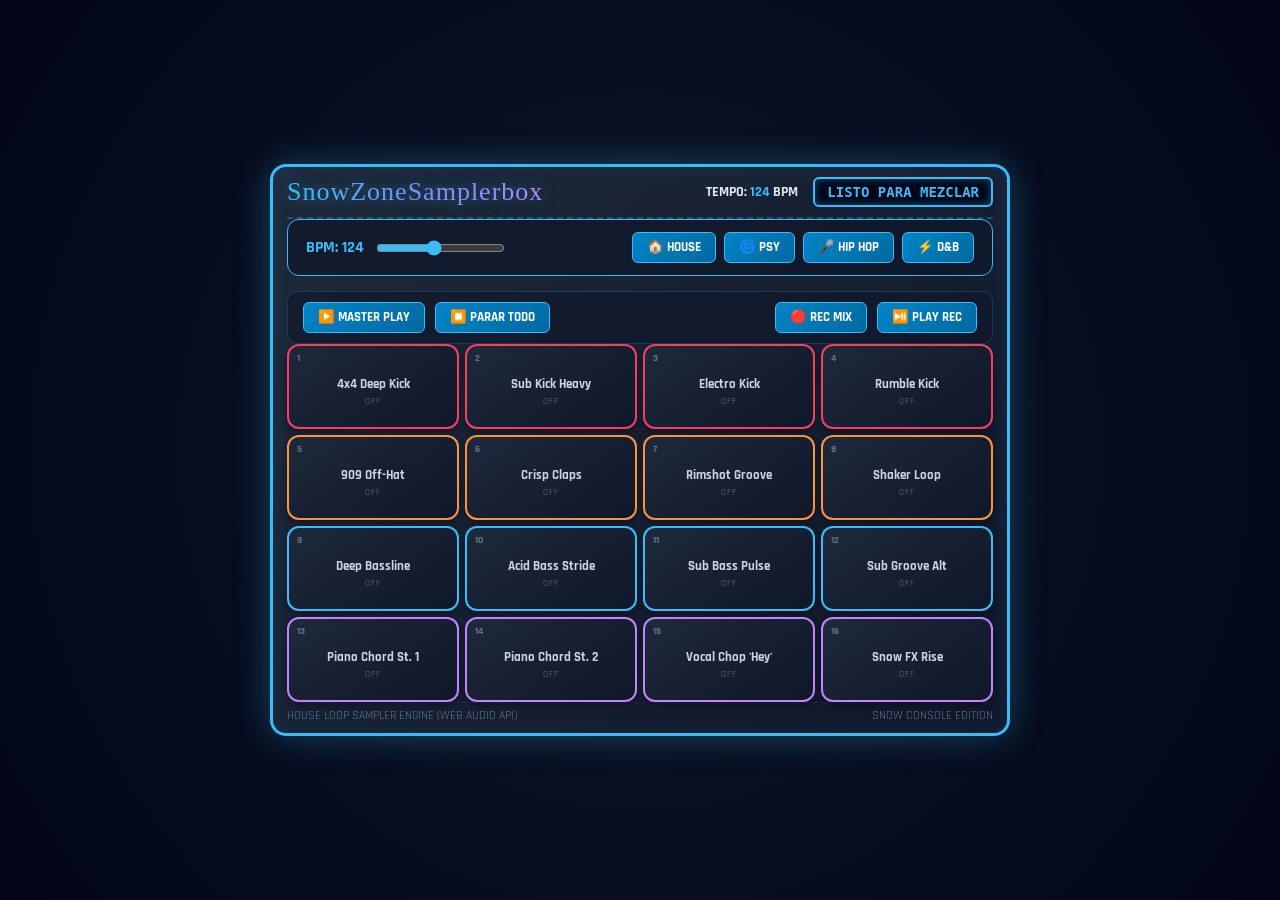
<file: groovebox/index.html>
<!DOCTYPE html>
<html lang="es">
<head>
    <meta charset="UTF-8">
    <meta name="viewport" content="width=device-width, initial-scale=1.0">
    <title>SnowZoneSamplerbox - House Groovebox</title>
    <!-- Tipografía estilo grafiti (Permanent Marker) -->
    <link href="https://fonts.googleapis.com/css2?family=Permanent+Marker&family=Rajdhani:wght@500;700&display=swap" rel="stylesheet">
    <style>
        * {
            box-sizing: border-box;
            margin: 0;
            padding: 0;
            user-select: none;
        }

       body {
    background: radial-gradient(circle at center, #0f172a 0%, #020617 100%);
    font-family: 'Rajdhani', sans-serif;
    color: #e2e8f0;
    height: 100vh;
    overflow: hidden; /* Esto quita la barra lateral para que no sobrecargue */
    display: flex;
    justify-content: center;
    align-items: center;
    margin: 0;
    padding: 4px;
    box-sizing: border-box;
}

.snow-console {
    width: 100%;
    max-width: 740px;
    max-height: 96vh;
    background: linear-gradient(135deg, #1e293b 0%, #0f172a 100%);
    border: 2px solid #38bdf8;
    border-radius: 12px;
    box-shadow: 0 0 25px rgba(56, 189, 248, 0.2);
    padding: 8px 12px; 
    display: flex;
    flex-direction: column;
    box-sizing: border-box;
}

.pads-grid {
    display: grid;
    grid-template-columns: repeat(4, 1fr);
    gap: 6px !important;
}

.pad {
    padding: 6px 2px !important;
    min-height: 46px !important;
    font-size: 0.75rem !important;
}

/* Consola principal estilo chasis de nieve / aluminio helado */
.snow-console {
    width: 100%;
    max-width: 740px;
    background: linear-gradient(135deg, #1e293b 0%, #0f172a 100%);
    border: 3px solid #38bdf8;
    border-radius: 16px;
    box-shadow: 0 0 35px rgba(56, 189, 248, 0.3), inset 0 0 20px rgba(56, 189, 248, 0.1);
    padding: 10px 14px; /* Reducido para compactar en vertical */
    display: flex;
    flex-direction: column;
    box-sizing: border-box;
}

        /* Cabecera con Marca Grafiti */
        .console-header {
            display: flex;
            justify-content: space-between;
            align-items: center;
            border-bottom: 2px dashed rgba(56, 189, 248, 0.3);
            padding-bottom: 10px;
        }

        .brand-title {
            font-family: 'Permanent Marker', cursive;
            font-size: 26px;
            background: linear-gradient(90deg, #38bdf8, #818cf8, #c084fc);
            -webkit-background-clip: text;
            -webkit-text-fill-color: transparent;
            text-shadow: 0 0 15px rgba(56, 189, 248, 0.5);
            letter-spacing: 1px;
        }

        .status-panel {
            display: flex;
            gap: 15px;
            align-items: center;
            font-size: 14px;
            font-weight: 700;
        }

        .lcd-screen {
            background: #020617;
            border: 2px solid #38bdf8;
            border-radius: 6px;
            padding: 5px 12px;
            color: #38bdf8;
            font-family: monospace;
            box-shadow: inset 0 0 8px rgba(56, 189, 248, 0.4);
        }

        /* Controles superiores (BPM y Botón Master / REC) */
        .controls-bar {
            display: flex;
            justify-content: space-between;
            align-items: center;
            background: rgba(15, 23, 42, 0.6);
            padding: 10px 15px;
            border-radius: 10px;
            border: 1px solid rgba(56, 189, 248, 0.2);
        }

        .btn-control {
            background: linear-gradient(135deg, #0284c7, #0369a1);
            border: 1px solid #38bdf8;
            color: #fff;
            padding: 6px 14px;
            border-radius: 6px;
            font-weight: 700;
            cursor: pointer;
            transition: all 0.2s;
            font-family: 'Rajdhani', sans-serif;
            text-transform: uppercase;
        }

        .btn-control:hover {
            background: #38bdf8;
            color: #0f172a;
            box-shadow: 0 0 10px #38bdf8;
        }

        .btn-control.recording {
            background: #ef4444;
            border-color: #f87171;
            animation: pulse-red 1s infinite;
        }

        @keyframes pulse-red {
            0% { box-shadow: 0 0 0 0 rgba(239, 68, 68, 0.7); }
            70% { box-shadow: 0 0 0 10px rgba(239, 68, 68, 0); }
            100% { box-shadow: 0 0 0 0 rgba(239, 68, 68, 0); }
        }

        /* Rejilla de 16 Pads de Loops */
        .pads-grid {
            display: grid;
            grid-template-columns: repeat(4, 1fr);
            gap: 12px;
        }

        .pad {
            background: linear-gradient(145deg, #1e293b, #0f172a);
            border: 2px solid #334155;
            border-radius: 12px;
            height: 85px;
            display: flex;
            flex-direction: column;
            justify-content: center;
            align-items: center;
            cursor: pointer;
            transition: all 0.1s ease;
            position: relative;
            box-shadow: 0 4px 6px rgba(0,0,0,0.3);
        }

        .pad:active, .pad.active {
            transform: scale(0.96);
        }

        /* Colores temáticos por fila para los pads de House */
        .pad.row-0 { border-color: #f43f5e; } /* Kicks */
        .pad.row-1 { border-color: #fb923c; } /* Percs / Claps */
        .pad.row-2 { border-color: #38bdf8; } /* Basslines */
        .pad.row-3 { border-color: #c084fc; } /* Synths / Vocals / FX */

        .pad.row-0.active { background: rgba(244, 63, 94, 0.25); box-shadow: 0 0 15px #f43f5e; border-color: #fff; }
        .pad.row-1.active { background: rgba(251, 146, 60, 0.25); box-shadow: 0 0 15px #fb923c; border-color: #fff; }
        .pad.row-2.active { background: rgba(56, 189, 248, 0.25); box-shadow: 0 0 15px #38bdf8; border-color: #fff; }
        .pad.row-3.active { background: rgba(192, 132, 252, 0.25); box-shadow: 0 0 15px #c084fc; border-color: #fff; }

        .pad-num {
            position: absolute;
            top: 6px;
            left: 8px;
            font-size: 10px;
            color: #64748b;
            font-weight: bold;
        }

        .pad-name {
            font-size: 13px;
            font-weight: 700;
            text-align: center;
            padding: 0 5px;
            margin-top: 10px;
            color: #cbd5e1;
        }

        .pad.active .pad-name {
            color: #fff;
            text-shadow: 0 0 8px currentColor;
        }

        .pad-status {
            font-size: 9px;
            text-transform: uppercase;
            margin-top: 4px;
            letter-spacing: 1px;
            color: #64748b;
        }

        .pad.active .pad-status {
            color: #38bdf8;
            font-weight: bold;
        }

        /* Barra inferior de volumen / master */
        .console-footer {
            display: flex;
            justify-content: space-between;
            align-items: center;
            font-size: 12px;
            color: #64748b;
            padding-top: 5px;
            border-top: 1px solid rgba(255,255,255,0.05);
        }
    </style>
</head>
<body>

    <div class="snow-console">
        <!-- Cabecera -->
        <div class="console-header">
            <div class="brand-title">SnowZoneSamplerbox</div>
            <div class="status-panel">
                <span>TEMPO: <strong id="bpm-display" style="color: #38bdf8;">124</strong> BPM</span>
                <div class="lcd-screen" id="lcd-msg">LISTO PARA MEZCLAR</div>
            </div>
        </div>
        
<!-- Selector de BPM y Estilos Musicales -->
<div class="genre-bpm-bar" style="display: flex; justify-content: space-between; align-items: center; background: rgba(15, 23, 42, 0.8); padding: 12px 18px; border-radius: 12px; margin-bottom: 15px; border: 1px solid #38bdf8;">
    
    <!-- Slider y Display de BPM -->
    <div style="display: flex; align-items: center; gap: 12px; color: #38bdf8; font-weight: bold;">
        <span>BPM: <span id="bpm-value">124</span></span>
        <input type="range" id="bpm-range" min="80" max="180" value="124" step="1" oninput="changeBPM(this.value)" style="accent-color: #38bdf8; cursor: pointer;">
    </div>

    <!-- Botones de Género -->
    <div style="display: flex; gap: 8px;">
        <button class="btn-control genre-btn active" onclick="selectGenre('house')">🏠 House</button>
        <button class="btn-control genre-btn" onclick="selectGenre('psy')">🌀 Psy</button>
        <button class="btn-control genre-btn" onclick="selectGenre('hiphop')">🎤 Hip Hop</button>
        <button class="btn-control genre-btn" onclick="selectGenre('dnb')">⚡ D&B</button>
    </div>
</div>
        <!-- Barra de Control y Grabación -->
        <div class="controls-bar">
            <div style="display: flex; gap: 10px;">
                <button class="btn-control" onclick="togglePlayAll()">▶️ MASTER PLAY</button>
                <button class="btn-control" onclick="stopAllPads()">⏹️ PARAR TODO</button>
            </div>
            <div style="display: flex; gap: 10px;">
                <button class="btn-control" id="rec-btn" onclick="toggleRecording()">🔴 REC MIX</button>
                <button class="btn-control" onclick="playRecording()">⏯️ PLAY REC</button>
            </div>
        </div>

        <!-- Rejilla de 16 Pads -->
        <div class="pads-grid" id="pads-container">
            <!-- Se generan dinámicamente mediante JS -->
        </div>

        <!-- Pie -->
        <div class="console-footer">
            <span>HOUSE LOOP SAMPLER ENGINE (WEB AUDIO API)</span>
            <span>SNOW CONSOLE EDITION</span>
        </div>
    </div>

    <script>
        let audioCtx = null;
       let BPM = 124;
let beatInterval = (60 / BPM) * 1000; // Duración de un pulso
        
        let isPlayingAll = false;
        let isRecording = false;
        let recordedActions = [];
        let recStartTime = 0;
        let activeLoops = {};
        let loopIntervals = {};
// Función para actualizar BPM manualmente con la barra
function changeBPM(val) {
    BPM = parseInt(val);
    beatInterval = (60 / BPM) * 1000;
    const bpmDisplay = document.getElementById('bpm-value');
    if (bpmDisplay) bpmDisplay.innerText = BPM;
}

// Función para cambiar de género musical y ajustar su tempo
function selectGenre(genre) {
    // Cambiar la pestaña activa visualmente
    document.querySelectorAll('.genre-btn').forEach(btn => btn.classList.remove('active'));
    if (event && event.currentTarget) {
        event.currentTarget.classList.add('active');
    }

    // BPMs predeterminados por estilo
    if (genre === 'house') BPM = 124;
    else if (genre === 'psy') BPM = 142;
    else if (genre === 'hiphop') BPM = 90;
    else if (genre === 'dnb') BPM = 174;

    // Actualizar interval y controles visuales
    beatInterval = (60 / BPM) * 1000;
    const slider = document.getElementById('bpm-range');
    if (slider) slider.value = BPM;
    const bpmDisplay = document.getElementById('bpm-value');
    if (bpmDisplay) bpmDisplay.innerText = BPM;
}
        // Función que asigna una frecuencia y síntesis única a cada uno de los 16 pads
function playUniquePadSound(padId, genre) {
    if (!audioCtx) audioCtx = new (window.AudioContext || window.webkitAudioContext)();
    
    const osc = audioCtx.createOscillator();
    const gain = audioCtx.createGain();
    
    // Frecuencias base distintas para cada pad (ninguno sonará igual)
    let baseFreq = 110 + (padId * 35); 
    
    if (genre === 'house') {
        osc.type = padId < 4 ? 'sine' : (padId < 8 ? 'triangle' : 'sawtooth');
    } else if (genre === 'psy') {
        osc.type = 'sawtooth';
        baseFreq = 80 + (padId * 55);
    } else if (genre === 'hiphop') {
        osc.type = 'square';
        baseFreq = 65 + (padId * 25);
    } else if (genre === 'dnb') {
        osc.type = 'triangle';
        baseFreq = 50 + (padId * 45);
    }

    osc.frequency.setValueAtTime(baseFreq, audioCtx.currentTime);
    
    // Envolvente de volumen para que suene limpio y corto
    gain.gain.setValueAtTime(0.3, audioCtx.currentTime);
    gain.gain.exponentialRampToValueAtTime(0.001, audioCtx.currentTime + 0.35);
    
    osc.connect(gain);
    gain.connect(audioCtx.destination);
    
    osc.start();
    osc.stop(audioCtx.currentTime + 0.35);
}
        // Definición de los 16 Loops de House
        const padsData = [
            { id: 0, name: "4x4 Deep Kick", type: "kick", row: 0 },
            { id: 1, name: "Sub Kick Heavy", type: "subkick", row: 0 },
            { id: 2, name: "Electro Kick", type: "eleckick", row: 0 },
            { id: 3, name: "Rumble Kick", type: "rumble", row: 0 },
            
            { id: 4, name: "909 Off-Hat", type: "hihat", row: 1 },
            { id: 5, name: "Crisp Claps", type: "clap", row: 1 },
            { id: 6, name: "Rimshot Groove", type: "rim", row: 1 },
            { id: 7, name: "Shaker Loop", type: "shaker", row: 1 },
            
            { id: 8, name: "Deep Bassline", type: "bass1", row: 2 },
            { id: 9, name: "Acid Bass Stride", type: "bass2", row: 2 },
            { id: 10, name: "Sub Bass Pulse", type: "bass3", row: 2 },
            { id: 11, name: "Sub Groove Alt", type: "bass4", row: 2 },
            
            { id: 12, name: "Piano Chord St. 1", type: "synth1", row: 3 },
            { id: 13, name: "Piano Chord St. 2", type: "synth2", row: 3 },
            { id: 14, name: "Vocal Chop 'Hey'", type: "vocal", row: 3 },
            { id: 15, name: "Snow FX Rise", type: "fx", row: 3 }
        ];

        function initAudio() {
            if (!audioCtx) {
                audioCtx = new (window.AudioContext || window.webkitAudioContext)();
            }
            if (audioCtx.state === 'suspended') {
                audioCtx.resume();
            }
        }

        // Construir la interfaz de los 16 pads
        const container = document.getElementById('pads-container');
        padsData.forEach(p => {
            const pad = document.createElement('div');
            pad.className = `pad row-${p.row}`;
            pad.id = `pad-${p.id}`;
            pad.innerHTML = `
                <span class="pad-num">${p.id + 1}</span>
                <span class="pad-name">${p.name}</span>
                <span class="pad-status" id="status-${p.id}">OFF</span>
            `;
            pad.onclick = () => togglePad(p.id);
            container.appendChild(pad);
        });

        function togglePad(id) {
            initAudio();
            if (activeLoops[id]) {
                stopLoop(id);
            } else {
                startLoop(id);
            }

            if (isRecording) {
                recordedActions.push({ id, time: Date.now() - recStartTime, state: activeLoops[id] ? 'ON' : 'OFF' });
            }
        }

        function startLoop(id) {
            activeLoops[id] = true;
            document.getElementById(`pad-${id}`).classList.add('active');
            document.getElementById(`status-${id}`).innerText = 'ON';
            document.getElementById('lcd-msg').innerText = `LOOP [${padsData[id].name}] ACTIVADO`;

            // Ejecutar primer golpe inmediato
            triggerSound(padsData[id].type);

            // Programar bucle rítmico según el tipo de sonido
            let intervalTime = beatInterval; // Por defecto a negras
            if (padsData[id].type === 'hihat' || padsData[id].type === 'shaker') {
                intervalTime = beatInterval / 2; // Corcheas
            } else if (padsData[id].type.includes('bass') || padsData[id].type.includes('synth')) {
                intervalTime = beatInterval;
            }

            loopIntervals[id] = setInterval(() => {
                if (activeLoops[id]) {
                    triggerSound(padsData[id].type);
                }
            }, intervalTime);
        }

        function stopLoop(id) {
            activeLoops[id] = false;
            document.getElementById(`pad-${id}`).classList.remove('active');
            document.getElementById(`status-${id}`).innerText = 'OFF';
            clearInterval(loopIntervals[id]);
            document.getElementById('lcd-msg').innerText = `LOOP [${padsData[id].name}] SILENCIADO`;
        }

        // Sintetizador de sonidos de House en tiempo real (Web Audio API)
        function triggerSound(type) {
            if (!audioCtx) return;
            const t = audioCtx.currentTime;

            if (type === 'kick' || type === 'subkick' || type === 'eleckick' || type === 'rumble') {
                const osc = audioCtx.createOscillator();
                const gain = audioCtx.createGain();
                osc.connect(gain);
                gain.connect(audioCtx.destination);

                let startFreq = type === 'rumble' ? 130 : 150;
                osc.frequency.setValueAtTime(startFreq, t);
                osc.frequency.exponentialRampToValueAtTime(35, t + 0.15);

                gain.gain.setValueAtTime(1.0, t);
                gain.gain.exponentialRampToValueAtTime(0.001, t + 0.4);

                osc.start(t);
                osc.stop(t + 0.4);
            } 
            else if (type === 'hihat' || type === 'shaker') {
                // Ruido blanco filtrado en agudos
                const bufferSize = audioCtx.sampleRate * 0.05;
                const buffer = audioCtx.createBuffer(1, bufferSize, audioCtx.sampleRate);
                const data = buffer.getChannelData(0);
                for (let i = 0; i < bufferSize; i++) data[i] = Math.random() * 2 - 1;

                const noise = audioCtx.createBufferSource();
                noise.buffer = buffer;

                const filter = audioCtx.createBiquadFilter();
                filter.type = 'highpass';
                filter.frequency.value = 7000;

                const gain = audioCtx.createGain();
                gain.gain.setValueAtTime(0.4, t);
                gain.gain.exponentialRampToValueAtTime(0.01, t + 0.05);

                noise.connect(filter);
                filter.connect(gain);
                gain.connect(audioCtx.destination);

                noise.start(t);
            }
            else if (type === 'clap') {
                const bufferSize = audioCtx.sampleRate * 0.15;
                const buffer = audioCtx.createBuffer(1, bufferSize, audioCtx.sampleRate);
                const data = buffer.getChannelData(0);
                for (let i = 0; i < bufferSize; i++) data[i] = Math.random() * 2 - 1;

                const noise = audioCtx.createBufferSource();
                noise.buffer = buffer;

                const filter = audioCtx.createBiquadFilter();
                filter.type = 'bandpass';
                filter.frequency.value = 1200;

                const gain = audioCtx.createGain();
                gain.gain.setValueAtTime(0.6, t);
                gain.gain.exponentialRampToValueAtTime(0.01, t + 0.12);

                noise.connect(filter);
                filter.connect(gain);
                gain.connect(audioCtx.destination);

                noise.start(t);
            }
            else if (type === 'rim') {
                const osc = audioCtx.createOscillator();
                const gain = audioCtx.createGain();
                osc.type = 'triangle';
                osc.frequency.setValueAtTime(800, t);
                osc.frequency.exponentialRampToValueAtTime(200, t + 0.04);
                
                gain.gain.setValueAtTime(0.5, t);
                gain.gain.exponentialRampToValueAtTime(0.01, t + 0.04);

                osc.connect(gain);
                gain.connect(audioCtx.destination);
                osc.start(t);
                osc.stop(t + 0.04);
            }
            else if (type.includes('bass')) {
                const osc = audioCtx.createOscillator();
                const filter = audioCtx.createBiquadFilter();
                const gain = audioCtx.createGain();

                osc.type = type === 'acidbass' ? 'sawtooth' : 'square';
                osc.frequency.setValueAtTime(55, t); // Nota La1

                filter.type = 'lowpass';
                filter.frequency.setValueAtTime(600, t);
                filter.frequency.exponentialRampToValueAtTime(150, t + 0.2);

                gain.gain.setValueAtTime(0.7, t);
                gain.gain.exponentialRampToValueAtTime(0.01, t + 0.25);

                osc.connect(filter);
                filter.connect(gain);
                gain.connect(audioCtx.destination);

                osc.start(t);
                osc.stop(t + 0.25);
            }
            else if (type.includes('synth') || type === 'vocal') {
                // Acorde sintético house / stabs
                [220, 277.18, 329.63].forEach(freq => {
                    const osc = audioCtx.createOscillator();
                    const gain = audioCtx.createGain();
                    osc.type = 'sawtooth';
                    osc.frequency.setValueAtTime(freq, t);

                    gain.gain.setValueAtTime(0.2, t);
                    gain.gain.exponentialRampToValueAtTime(0.01, t + 0.3);

                    osc.connect(gain);
                    gain.connect(audioCtx.destination);
                    osc.start(t);
                    osc.stop(t + 0.3);
                });
            }
            else if (type === 'fx') {
                const osc = audioCtx.createOscillator();
                const gain = audioCtx.createGain();
                osc.type = 'sine';
                osc.frequency.setValueAtTime(300, t);
                osc.frequency.linearRampToValueAtTime(1200, t + 0.4);

                gain.gain.setValueAtTime(0.3, t);
                gain.gain.exponentialRampToValueAtTime(0.01, t + 0.4);

                osc.connect(gain);
                gain.connect(audioCtx.destination);
                osc.start(t);
                osc.stop(t + 0.4);
            }
        }

        function stopAllPads() {
            padsData.forEach(p => {
                if (activeLoops[p.id]) stopLoop(p.id);
            });
            document.getElementById('lcd-msg').innerText = "TODOS LOS LOOPS PARADOS";
        }

        let masterPlay = false;
        function togglePlayAll() {
            initAudio();
            masterPlay = !masterPlay;
            if (masterPlay) {
                // Activar base por defecto (Kick + HiHat + Bass)
                startLoop(0); // Kick
                startLoop(4); // HiHat
                startLoop(8); // Bassline
                document.getElementById('lcd-msg').innerText = "MASTER PLAY: BASE HOUSE ACTIVA";
            } else {
                stopAllPads();
            }
        }

        function toggleRecording() {
            isRecording = !isRecording;
            const btn = document.getElementById('rec-btn');
            if (isRecording) {
                recordedActions = [];
                recStartTime = Date.now();
                btn.classList.add('recording');
                btn.innerText = "⏹️ STOP REC";
                document.getElementById('lcd-msg').innerText = "GRABANDO SESIÓN EN DIRECTO...";
            } else {
                btn.classList.remove('recording');
                btn.innerText = "🔴 REC MIX";
                document.getElementById('lcd-msg').innerText = `SESIÓN GUARDADA (${recordedActions.length} acciones)`;
            }
        }

        function playRecording() {
            if (recordedActions.length === 0) {
                document.getElementById('lcd-msg').innerText = "NO HAY NINGUNA SESIÓN GRABADA";
                return;
            }
            stopAllPads();
            document.getElementById('lcd-msg').innerText = "REPRODUCIENDO SESIÓN GRABADA...";
            
            recordedActions.forEach(action => {
                setTimeout(() => {
                    togglePad(action.id);
                }, action.time);
            });
        }
    </script>
</body>
</html>
</file>
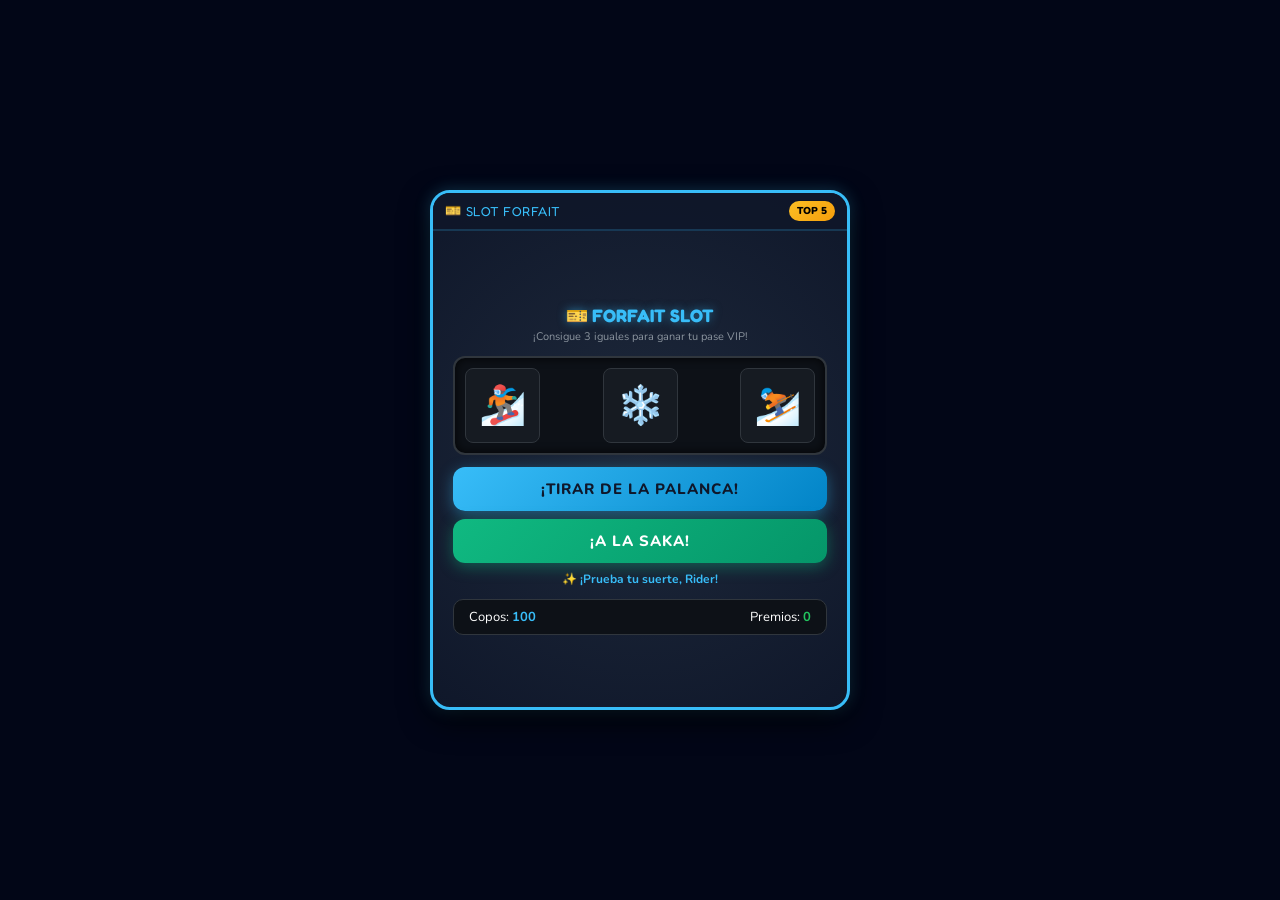
<file: slot/index.html>
<!DOCTYPE html>
<html lang="es">
<head>
    <meta charset="UTF-8">
    <meta name="viewport" content="width=device-width, initial-scale=1.0">
    <title>Forfait Slot Machine - Alpine Casino</title>
    <link href="https://fonts.googleapis.com/css2?family=Fredoka+One&family=Nunito:wght@700;800;900&display=swap" rel="stylesheet">
    <style>
        * { box-sizing: border-box; margin: 0; padding: 0; font-family: 'Nunito', sans-serif; }
        body {
            background: #020617;
            color: #fff;
            display: flex;
            flex-direction: column;
            align-items: center;
            justify-content: center;
            min-height: 100vh;
            padding: 10px;
            overflow: hidden;
        }
        .casino-window {
            width: 420px;
            height: 520px;
            background: radial-gradient(circle at center, #1e293b 0%, #0f172a 100%);
            border: 3px solid #38bdf8;
            border-radius: 20px;
            box-shadow: 0 10px 30px rgba(0,0,0,0.8), 0 0 15px rgba(56, 189, 248, 0.3);
            display: flex;
            flex-direction: column;
            position: relative;
            overflow: hidden;
        }
        .header {
            background: rgba(15, 23, 42, 0.9);
            padding: 8px 12px;
            display: flex;
            justify-content: space-between;
            align-items: center;
            border-bottom: 2px solid rgba(56, 189, 248, 0.2);
            z-index: 10;
        }
        .title-badge {
            font-family: 'Fredoka One', cursive;
            color: #38bdf8;
            font-size: 13px;
            letter-spacing: 0.5px;
            display: flex;
            align-items: center;
            gap: 4px;
        }
        .stats-bar {
            display: flex;
            gap: 8px;
            align-items: center;
        }
        .top-btn {
            background: linear-gradient(135deg, #fbbf24, #f59e0b);
            color: #000;
            border: none;
            padding: 3px 8px;
            border-radius: 10px;
            font-size: 10px;
            font-weight: 900;
            cursor: pointer;
        }
        .slot-container {
            flex: 1;
            padding: 15px 20px;
            display: flex;
            flex-direction: column;
            align-items: center;
            justify-content: center;
            text-align: center;
        }
        h2 {
            color: #38bdf8;
            font-size: 18px;
            margin-bottom: 3px;
            font-family: 'Fredoka One', cursive;
            text-shadow: 0 0 10px rgba(56, 189, 248, 0.5);
        }
        .subtitle {
            color: #8b949e;
            font-size: 11px;
            margin-bottom: 12px;
        }
        .reels-container {
            display: flex;
            justify-content: space-between;
            background: #0d1117;
            border: 2px solid #30363d;
            border-radius: 12px;
            padding: 10px;
            margin-bottom: 12px;
            box-shadow: inset 0 0 10px rgba(0,0,0,0.8);
            width: 100%;
        }
        .reel {
            background: #161b22;
            border: 1px solid #30363d;
            border-radius: 8px;
            width: 75px;
            height: 75px;
            display: flex;
            align-items: center;
            justify-content: center;
            font-size: 38px;
            user-select: none;
        }
        .spin-btn {
            background: linear-gradient(135deg, #38bdf8 0%, #0284c7 100%);
            color: #0f172a;
            border: none;
            padding: 12px 20px;
            font-size: 15px;
            font-weight: 800;
            border-radius: 12px;
            cursor: pointer;
            width: 100%;
            text-transform: uppercase;
            letter-spacing: 1px;
            box-shadow: 0 4px 15px rgba(56, 189, 248, 0.4);
            transition: all 0.2s;
            margin-bottom: 8px;
        }
        .spin-btn:hover {
            transform: translateY(-2px);
            box-shadow: 0 6px 20px rgba(56, 189, 248, 0.6);
        }
        .spin-btn:disabled {
            background: #30363d;
            color: #8b949e;
            box-shadow: none;
            cursor: not-allowed;
            transform: none;
        }
        .btn-saka {
            background: linear-gradient(135deg, #10b981 0%, #059669 100%) !important;
            color: #fff !important;
            box-shadow: 0 4px 15px rgba(16, 185, 129, 0.4) !important;
            margin-bottom: 8px;
        }
        .btn-saka:hover {
            box-shadow: 0 6px 20px rgba(16, 185, 129, 0.6) !important;
        }
        .stats {
            display: flex;
            justify-content: space-between;
            width: 100%;
            background: #0d1117;
            padding: 8px 15px;
            border-radius: 10px;
            font-size: 13px;
            border: 1px solid #30363d;
            margin-top: 5px;
        }
        .message {
            font-size: 12px;
            font-weight: bold;
            min-height: 18px;
            color: #38bdf8;
            margin-bottom: 5px;
        }

        /* MODALES */
        .modal-overlay {
            position: absolute;
            inset: 0;
            background: rgba(15, 23, 42, 0.95);
            backdrop-filter: blur(4px);
            display: flex;
            flex-direction: column;
            justify-content: center;
            align-items: center;
            padding: 16px;
            z-index: 100;
            opacity: 0;
            pointer-events: none;
            transition: opacity 0.2s;
        }
        .modal-overlay.active {
            opacity: 1;
            pointer-events: auto;
        }
        .modal-title {
            font-family: 'Fredoka One', cursive;
            color: #fbbf24;
            font-size: 18px;
            margin-bottom: 8px;
        }
        .top-list {
            width: 100%;
            display: flex;
            flex-direction: column;
            gap: 4px;
            margin-bottom: 10px;
        }
        .top-item {
            background: rgba(30, 41, 59, 0.8);
            border: 1px solid rgba(255,255,255,0.1);
            padding: 6px 10px;
            border-radius: 6px;
            display: flex;
            justify-content: space-between;
            font-size: 12px;
            font-weight: 700;
        }
        .keyboard-container {
            display: flex;
            flex-direction: column;
            gap: 4px;
            width: 100%;
            margin-top: 4px;
        }
        .kb-row { display: flex; justify-content: center; gap: 3px; }
        .kb-key {
            background: #334155;
            color: white;
            border: 1px solid rgba(255,255,255,0.1);
            border-radius: 4px;
            width: 26px;
            height: 28px;
            font-size: 10px;
            font-weight: 800;
            cursor: pointer;
        }
        .kb-key:active { background: #38bdf8; color: black; }
        .kb-key.wide { width: 48px; background: #475569; }
        .name-display {
            background: #020617;
            border: 1px solid #38bdf8;
            padding: 6px 10px;
            border-radius: 6px;
            font-size: 16px;
            font-weight: 800;
            color: #fff;
            min-width: 140px;
            letter-spacing: 3px;
            text-align: center;
            margin-bottom: 6px;
        }
        .crash-text {
            color: #fbbf24;
            font-size: 18px;
            font-family: 'Fredoka One', cursive;
            margin-bottom: 8px;
            text-align: center;
        }
    </style>
</head>
<body>

<div class="casino-window">
    <!-- HEADER -->
    <div class="header">
        <div class="title-badge">
            <span>🎫</span> SLOT FORFAIT
        </div>
        <div class="stats-bar">
            <button class="top-btn" onclick="openTopModal()">TOP 5</button>
        </div>
    </div>

    <!-- CONTENEDOR PRINCIPAL ESTÉTICA ORIGINAL EXACTA -->
    <div class="slot-container">
        <h2>🎫 FORFAIT SLOT</h2>
        <div class="subtitle">¡Consigue 3 iguales para ganar tu pase VIP!</div>

        <div class="reels-container">
            <div class="reel" id="reel1">🏂</div>
            <div class="reel" id="reel2">❄️</div>
            <div class="reel" id="reel3">⛷️</div>
        </div>

        <button class="spin-btn" id="spinBtn" onclick="spin()">¡TIRAR DE LA PALANCA!</button>
        <button class="spin-btn btn-saka" id="sakaBtn" onclick="aLaSaka()">¡A LA SAKA!</button>

        <div class="message" id="message">✨ ¡Prueba tu suerte, Rider!</div>

        <div class="stats">
            <span>Copos: <strong id="credits" style="color: #38bdf8;">100</strong></span>
            <span>Premios: <strong id="wins" style="color: #22c55e;">0</strong></span>
        </div>
    </div>

    <!-- MODAL TOP 5 -->
    <div class="modal-overlay" id="top-modal">
        <div class="modal-title">🏆 TOP 5 SAKAS</div>
        <div class="top-list" id="top-list-container"></div>
        <button class="spin-btn" onclick="closeTopModal()" style="width: 100%;">CERRAR</button>
    </div>

    <!-- MODAL RÉCORD (MÁX 5 LETRAS) -->
    <div class="modal-overlay" id="record-modal">
        <div class="crash-text">🏔️ ¡NUEVA SAKA RÉCORD!</div>
        <div style="font-size: 12px; margin-bottom: 6px;" id="final-score-text">Has conseguido 0 copos</div>
        <div class="name-display" id="name-display">_____</div>
        
        <div class="keyboard-container" id="keyboard"></div>
        
        <button class="spin-btn" onclick="submitScore()" style="width: 100%; margin-top: 10px;">GUARDAR RÉCORD</button>
    </div>
</div>

<script>
    const symbols = ['🏂', '❄️', '⛷️', '🏔️', '🎫', '🍺'];
    let credits = 100;
    let wins = 0;
    let playerName = "";

    let topScores = JSON.parse(localStorage.getItem('slot_forfait_top')) || [
        { name: "IVY", score: 250 },
        { name: "COLET", score: 200 },
        { name: "RIDER", score: 150 },
        { name: "POWDER", score: 100 },
        { name: "CARV", score: 50 }
    ];

    function spin() {
        if (credits < 10) {
            document.getElementById('message').innerText = "❌ ¡Sin copos! Recargando 50 copos...";
            credits += 50;
            document.getElementById('credits').innerText = credits;
            return;
        }

        credits -= 10;
        document.getElementById('credits').innerText = credits;
        
        const btn = document.getElementById('spinBtn');
        const sakaBtn = document.getElementById('sakaBtn');
        btn.disabled = true;
        sakaBtn.disabled = true;
        document.getElementById('message').innerText = "🌀 Girando rodillos...";

        let spinsCount = 0;
        const interval = setInterval(() => {
            document.getElementById('reel1').innerText = symbols[Math.floor(Math.random() * symbols.length)];
            document.getElementById('reel2').innerText = symbols[Math.floor(Math.random() * symbols.length)];
            document.getElementById('reel3').innerText = symbols[Math.floor(Math.random() * symbols.length)];
            spinsCount++;

            if (spinsCount > 15) {
                clearInterval(interval);
                finalizeSpin();
            }
        }, 80);
    }

    function finalizeSpin() {
        const r1 = symbols[Math.floor(Math.random() * symbols.length)];
        const r2 = symbols[Math.floor(Math.random() * symbols.length)];
        const r3 = symbols[Math.floor(Math.random() * symbols.length)];

        document.getElementById('reel1').innerText = r1;
        document.getElementById('reel2').innerText = r2;
        document.getElementById('reel3').innerText = r3;

        const msg = document.getElementById('message');

        if (r1 === r2 && r2 === r3) {
            if (r1 === '🎫') {
                msg.innerHTML = "🎉 ¡JACKPOT! ¡FORFAIT VIP TEMPORADA! (+200 copos)";
                credits += 200;
            } else {
                msg.innerHTML = `🎉 ¡TRIPLE ${r1}! ¡PREMIO MAYOR! (+100 copos)`;
                credits += 100;
            }
            wins++;
            document.getElementById('wins').innerText = wins;
        } else if (r1 === r2 || r2 === r3 || r1 === r3) {
            msg.innerHTML = "✨ ¡Pareja! Recuperas 15 copos.";
            credits += 15;
        } else {
            msg.innerText = "💥 ¡Sigue intentándolo!";
        }

        document.getElementById('credits').innerText = credits;
        document.getElementById('spinBtn').disabled = false;
        document.getElementById('sakaBtn').disabled = false;
    }

    function aLaSaka() {
        if (credits <= 0) {
            alert("No tienes copos acumulados para llevarte a la saca.");
            return;
        }

        const lowestScore = topScores.length < 5 ? 0 : topScores[topScores.length - 1].score;

        if (credits > lowestScore || topScores.length < 5) {
            document.getElementById('final-score-text').innerText = `¡Te retiras con ${credits} copos!`;
            document.getElementById('record-modal').classList.add('active');
            buildKeyboard();
        } else {
            alert(`¡Te has retirado con ${credits} copos, pero no alcanza para el Top 5!`);
            credits = 100;
            wins = 0;
            document.getElementById('credits').innerText = credits;
            document.getElementById('wins').innerText = wins;
        }
    }

    function openTopModal() {
        const container = document.getElementById('top-list-container');
        container.innerHTML = '';
        topScores.sort((a,b) => b.score - a.score);
        topScores.slice(0, 5).forEach((item, i) => {
            const el = document.createElement('div');
            el.className = 'top-item';
            el.innerHTML = `<span>#${i+1} ${item.name}</span><span>${item.score} COPOS</span>`;
            container.appendChild(el);
        });
        document.getElementById('top-modal').classList.add('active');
    }

    function closeTopModal() {
        document.getElementById('top-modal').classList.remove('active');
    }

    function buildKeyboard() {
        const keys = [
            ['Q','W','E','R','T','Y','U','I','O','P'],
            ['A','S','D','F','G','H','J','K','L'],
            ['Z','X','C','V','B','N','M','DEL']
        ];
        const container = document.getElementById('keyboard');
        container.innerHTML = '';
        playerName = "";
        updateNameDisplay();

        keys.forEach(row => {
            const rowEl = document.createElement('div');
            rowEl.className = 'kb-row';
            row.forEach(k => {
                const btn = document.createElement('button');
                btn.className = `kb-key ${k === 'DEL' ? 'wide' : ''}`;
                btn.innerText = k;
                btn.onclick = () => {
                    if (k === 'DEL') {
                        playerName = playerName.slice(0, -1);
                    } else if (playerName.length < 5) { // Máximo 5 letras
                        playerName += k;
                    }
                    updateNameDisplay();
                };
                rowEl.appendChild(btn);
            });
            container.appendChild(rowEl);
        });
    }

    function updateNameDisplay() {
        let padded = playerName.padEnd(5, '_');
        document.getElementById('name-display').innerText = padded;
    }

    function submitScore() {
        const finalName = playerName.trim() || "RIDER";
        topScores.push({ name: finalName, score: credits });
        topScores.sort((a,b) => b.score - a.score);
        topScores = topScores.slice(0, 5);
        localStorage.setItem('slot_forfait_top', JSON.stringify(topScores));

        document.getElementById('record-modal').classList.remove('active');
        credits = 100;
        wins = 0;
        document.getElementById('credits').innerText = credits;
        document.getElementById('wins').innerText = wins;
        openTopModal();
    }
</script>

</body>
</html>
</file>
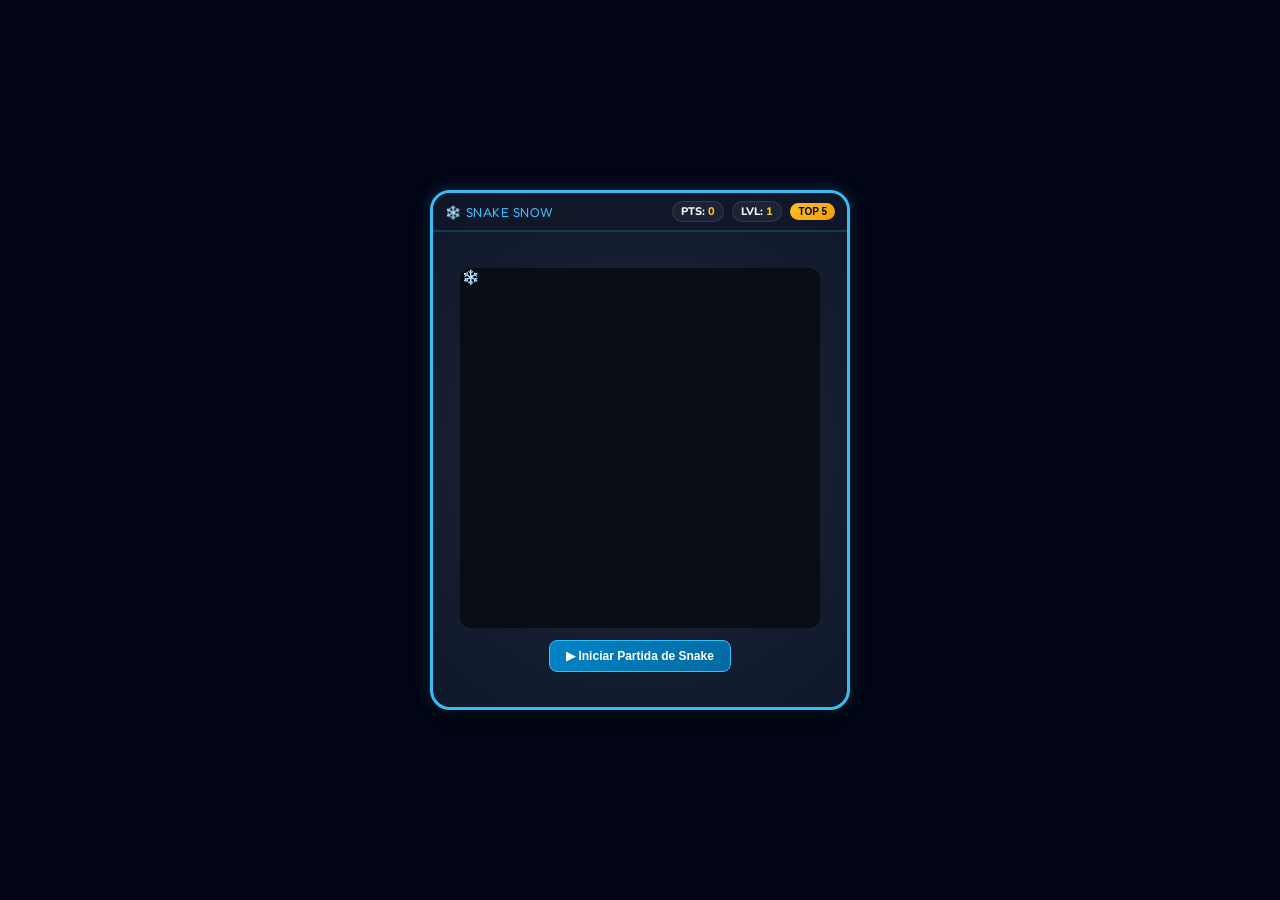
<file: snake/index.html>
<!DOCTYPE html>
<html lang="es">
<head>
    <meta charset="UTF-8">
    <meta name="viewport" content="width=device-width, initial-scale=1.0">
    <title>Snake Snow - Alpine Casino</title>
    <link href="https://fonts.googleapis.com/css2?family=Fredoka+One&family=Nunito:wght@700;800;900&display=swap" rel="stylesheet">
    <style>
        :root {
            --bg-dark: #0f172a;
            --snow-white: #f8fafc;
            --accent-blue: #38bdf8;
            --accent-teal: #2dd4bf;
            --gold: #fbbf24;
            --danger: #ef4444;
        }

        * {
            box-sizing: border-box;
            user-select: none;
            margin: 0;
            padding: 0;
        }

        body {
            background: #020617;
            font-family: 'Nunito', sans-serif;
            color: var(--snow-white);
            display: flex;
            justify-content: center;
            align-items: center;
            min-height: 100vh;
            overflow: hidden;
        }

        .casino-window {
            width: 420px;
            height: 520px;
            background: radial-gradient(circle at center, #1e293b 0%, #0f172a 100%);
            border: 3px solid var(--accent-blue);
            border-radius: 20px;
            box-shadow: 0 10px 30px rgba(0,0,0,0.8), 0 0 15px rgba(56, 189, 248, 0.3);
            display: flex;
            flex-direction: column;
            position: relative;
            overflow: hidden;
        }

        .header {
            background: rgba(15, 23, 42, 0.9);
            padding: 8px 12px;
            display: flex;
            justify-content: space-between;
            align-items: center;
            border-bottom: 2px solid rgba(56, 189, 248, 0.2);
            z-index: 10;
        }

        .title-badge {
            font-family: 'Fredoka One', cursive;
            color: var(--accent-blue);
            font-size: 13px;
            letter-spacing: 0.5px;
            display: flex;
            align-items: center;
            gap: 4px;
        }

        .stats-bar {
            display: flex;
            gap: 8px;
            align-items: center;
        }

        .stat-item {
            background: rgba(30, 41, 59, 0.8);
            border: 1px solid rgba(255,255,255,0.1);
            padding: 2px 8px;
            border-radius: 12px;
            font-size: 11px;
            font-weight: 800;
        }

        .stat-item span { color: var(--gold); }

        .top-btn {
            background: linear-gradient(135deg, #fbbf24, #f59e0b);
            color: #000;
            border: none;
            padding: 3px 8px;
            border-radius: 10px;
            font-size: 10px;
            font-weight: 900;
            cursor: pointer;
        }

        .game-canvas-container {
            flex: 1;
            display: flex;
            flex-direction: column;
            align-items: center;
            justify-content: center;
            padding: 10px;
            position: relative;
        }

        canvas {
            background: #090d16;
            border-radius: 12px;
            box-shadow: inset 0 0 15px rgba(0,0,0,0.8);
        }

        canvas.walls-active {
            border: 3px solid #ef4444;
            box-shadow: 0 0 10px rgba(239, 68, 68, 0.5);
        }

        canvas.walls-off {
            border: 3px dashed var(--accent-teal);
        }

        .btn-start {
            background: linear-gradient(135deg, #0284c7, #0369a1);
            color: white;
            border: 1px solid var(--accent-blue);
            padding: 8px 16px;
            border-radius: 8px;
            font-size: 12px;
            font-weight: 800;
            cursor: pointer;
            margin-top: 12px;
        }

        .btn-start:hover { background: #0284c7; }

        /* MODALES */
        .modal-overlay {
            position: absolute;
            inset: 0;
            background: rgba(15, 23, 42, 0.95);
            backdrop-filter: blur(4px);
            display: flex;
            flex-direction: column;
            justify-content: center;
            align-items: center;
            padding: 16px;
            z-index: 100;
            opacity: 0;
            pointer-events: none;
            transition: opacity 0.2s;
        }

        .modal-overlay.active {
            opacity: 1;
            pointer-events: auto;
        }

        .modal-title {
            font-family: 'Fredoka One', cursive;
            color: var(--gold);
            font-size: 18px;
            margin-bottom: 8px;
        }

        .top-list {
            width: 100%;
            display: flex;
            flex-direction: column;
            gap: 4px;
            margin-bottom: 10px;
        }

        .top-item {
            background: rgba(30, 41, 59, 0.8);
            border: 1px solid rgba(255,255,255,0.1);
            padding: 4px 8px;
            border-radius: 6px;
            display: flex;
            justify-content: space-between;
            font-size: 11px;
            font-weight: 700;
        }

        .keyboard-container {
            display: flex;
            flex-direction: column;
            gap: 4px;
            width: 100%;
            margin-top: 4px;
        }

        .kb-row { display: flex; justify-content: center; gap: 3px; }
        .kb-key {
            background: #334155;
            color: white;
            border: 1px solid rgba(255,255,255,0.1);
            border-radius: 4px;
            width: 26px;
            height: 28px;
            font-size: 10px;
            font-weight: 800;
            cursor: pointer;
        }
        .kb-key:active { background: var(--accent-blue); color: black; }
        .kb-key.wide { width: 48px; background: #475569; }

        .name-display {
            background: #020617;
            border: 1px solid var(--accent-blue);
            padding: 4px 10px;
            border-radius: 6px;
            font-size: 14px;
            font-weight: 800;
            color: var(--snow-white);
            min-width: 140px;
            text-align: center;
            margin-bottom: 6px;
        }

        .crash-text {
            color: #ef4444;
            font-size: 22px;
            font-family: 'Fredoka One', cursive;
            text-shadow: 0 0 10px #ef4444;
            animation: shake 0.3s ease-in-out;
            margin-bottom: 10px;
        }

        @keyframes shake {
            0%, 100% { transform: translateX(0); }
            20%, 60% { transform: translateX(-10px); }
            40%, 80% { transform: translateX(10px); }
        }
    </style>
</head>
<body>

    <div class="casino-window">
        <!-- HEADER -->
        <div class="header">
            <div class="title-badge">
                <span>❄️</span> SNAKE SNOW
            </div>
            <div class="stats-bar">
                <div class="stat-item">PTS: <span id="score-val">0</span></div>
                <div class="stat-item">LVL: <span id="level-val">1</span></div>
                <button class="top-btn" onclick="openTopModal()">TOP 5</button>
            </div>
        </div>

        <!-- ÁREA DE JUEGO -->
        <div class="game-canvas-container">
            <canvas id="snakeCanvas" width="360" height="360"></canvas>
            <button class="btn-start" id="start-btn" onclick="startGame()">▶ Iniciar Partida de Snake</button>
        </div>

        <!-- MODAL TOP 5 -->
        <div class="modal-overlay" id="top-modal">
            <div class="modal-title">🏆 TOP 5 RIDERS</div>
            <div class="top-list" id="top-list-container"></div>
            <button class="btn-start" onclick="closeTopModal()" style="width: 100%;">CERRAR</button>
        </div>

        <!-- MODAL GAME OVER / REGISTRO RÉCORD -->
        <div class="modal-overlay" id="crash-modal">
            <div class="crash-text">💥 ¡Te despeñaste!!!!!</div>
            <div style="font-size: 12px; margin-bottom: 6px;" id="final-score-text">Puntuación: 0</div>
            <div class="name-display" id="name-display">ESCRIBE...</div>
            
            <div class="keyboard-container" id="keyboard"></div>
            
            <button class="btn-start" onclick="submitScore()" style="width: 100%; margin-top: 10px;">GUARDAR Y REINICIAR</button>
        </div>
    </div>

    <script>
        const canvas = document.getElementById('snakeCanvas');
        const ctx = canvas.getContext('2d');
        const gridSize = 18; // Cuadrícula perfecta de 20x20 para 360px
        const tileCount = canvas.width / gridSize;

        let snake = [];
        let food = { x: 0, y: 0 };
        let dx = gridSize;
        let dy = 0;
        let nextDx = gridSize;
        let nextDy = 0;
        let score = 0;
        let level = 1;
        let speedMultiplier = 1;
        let applesEaten = 0;
        let gameLoop = null;
        let levelTimer = null;
        let isRunning = false;
        let obstacles = [];
        let playerName = "";

        // Audio Synth
        let audioCtx = null;
        let musicTimer = null;
        let currentNoteIndex = 0;

        const tetrisMelody = [
            { note: 76, duration: 400 }, { note: 71, duration: 200 }, { note: 72, duration: 200 }, { note: 74, duration: 400 },
            { note: 72, duration: 200 }, { note: 71, duration: 200 }, { note: 69, duration: 400 }, { note: 69, duration: 200 },
            { note: 72, duration: 200 }, { note: 76, duration: 400 }, { note: 74, duration: 200 }, { note: 72, duration: 200 },
            { note: 71, duration: 600 }, { note: 72, duration: 200 }, { note: 74, duration: 400 }, { note: 76, duration: 400 },
            { note: 72, duration: 400 }, { note: 69, duration: 400 }, { note: 69, duration: 400 }
        ];

        let topScores = JSON.parse(localStorage.getItem('snake_snow_top')) || [
            { name: "POWDER_KING", score: 30 },
            { name: "SNOW_QUEEN", score: 22 },
            { name: "FREERIDER", score: 15 },
            { name: "CARVER", score: 10 },
            { name: "ROOKIE", score: 5 }
        ];

        function initAudio() {
            try {
                if (!audioCtx) {
                    audioCtx = new (window.AudioContext || window.webkitAudioContext)();
                }
                if (audioCtx.state === 'suspended') {
                    audioCtx.resume();
                }
            } catch (e) {}
        }

        function playTetrisNote() {
            if (!isRunning || !audioCtx) return;
            try {
                const noteData = tetrisMelody[currentNoteIndex];
                const osc = audioCtx.createOscillator();
                const gain = audioCtx.createGain();
                
                const freq = 440 * Math.pow(2, (noteData.note - 69) / 12);
                osc.frequency.setValueAtTime(freq, audioCtx.currentTime);
                osc.type = 'square';

                gain.gain.setValueAtTime(0.05, audioCtx.currentTime);
                gain.gain.exponentialRampToValueAtTime(0.001, audioCtx.currentTime + (noteData.duration / 1000) * 0.8);

                osc.connect(gain);
                gain.connect(audioCtx.destination);

                osc.start();
                osc.stop(audioCtx.currentTime + (noteData.duration / 1000));

                currentNoteIndex = (currentNoteIndex + 1) % tetrisMelody.length;
                const nextDelay = (noteData.duration) / speedMultiplier;
                musicTimer = setTimeout(playTetrisNote, Math.max(100, nextDelay));
            } catch (e) {}
        }

        function playCrashSound() {
            if (!audioCtx) return;
            try {
                const osc = audioCtx.createOscillator();
                const gain = audioCtx.createGain();
                
                osc.type = 'sawtooth';
                osc.frequency.setValueAtTime(150, audioCtx.currentTime);
                osc.frequency.exponentialRampToValueAtTime(30, audioCtx.currentTime + 0.4);

                gain.gain.setValueAtTime(0.3, audioCtx.currentTime);
                gain.gain.linearRampToValueAtTime(0.01, audioCtx.currentTime + 0.4);

                osc.connect(gain);
                gain.connect(audioCtx.destination);

                osc.start();
                osc.stop(audioCtx.currentTime + 0.4);
            } catch(e) {}
        }

        function startGame() {
            initAudio();
            document.getElementById('start-btn').style.display = 'none';
            document.getElementById('crash-modal').classList.remove('active');

            snake = [
                { x: 5 * gridSize, y: 10 * gridSize },
                { x: 4 * gridSize, y: 10 * gridSize },
                { x: 3 * gridSize, y: 10 * gridSize }
            ];
            dx = gridSize;
            dy = 0;
            nextDx = gridSize;
            nextDy = 0;
            score = 0;
            level = 1;
            speedMultiplier = 1;
            applesEaten = 0;
            obstacles = [];
            isRunning = true;

            updateStats();
            spawnFood();
            
            if (gameLoop) clearInterval(gameLoop);
            if (levelTimer) clearInterval(levelTimer);
            if (musicTimer) clearTimeout(musicTimer);

            levelTimer = setInterval(() => {
                level++;
                speedMultiplier *= 1.3;
                if (level >= 3) generateObstacles();
                updateStats();
                restartLoop();
            }, 30000);

            draw(); 
            restartLoop();
            
            currentNoteIndex = 0;
            playTetrisNote();
        }

        function restartLoop() {
            if (gameLoop) clearInterval(gameLoop);
            const interval = Math.max(60, 160 / speedMultiplier);
            gameLoop = setInterval(step, interval);
        }

        function generateObstacles() {
            obstacles = [];
            const count = Math.min(10, (level - 2) * 3);
            for (let i = 0; i < count; i++) {
                let obsX, obsY;
                do {
                    obsX = Math.floor(Math.random() * tileCount) * gridSize;
                    obsY = Math.floor(Math.random() * tileCount) * gridSize;
                } while (
                    (obsX === snake[0].x && obsY === snake[0].y) ||
                    (obsX === food.x && obsY === food.y)
                );
                obstacles.push({ x: obsX, y: obsY });
            }
        }

        function spawnFood() {
            food.x = Math.floor(Math.random() * tileCount) * gridSize;
            food.y = Math.floor(Math.random() * tileCount) * gridSize;
        }

        function step() {
            if (!isRunning) return;

            // Aplicar la dirección pendiente de forma segura en cada tic
            dx = nextDx;
            dy = nextDy;

            const head = { x: snake[0].x + dx, y: snake[0].y + dy };

            if (level <= 3) {
                canvas.className = "walls-active";
                if (head.x < 0 || head.x >= canvas.width || head.y < 0 || head.y >= canvas.height) {
                    return gameOver();
                }
            } else {
                canvas.className = "walls-off";
                if (head.x < 0) head.x = canvas.width - gridSize;
                if (head.x >= canvas.width) head.x = 0;
                if (head.y < 0) head.y = canvas.height - gridSize;
                if (head.y >= canvas.height) head.y = 0;
            }

            for (let segment of snake) {
                if (head.x === segment.x && head.y === segment.y) return gameOver();
            }

            if (level >= 3) {
                for (let obs of obstacles) {
                    if (head.x === obs.x && head.y === obs.y) return gameOver();
                }
            }

            snake.unshift(head);

            if (head.x === food.x && head.y === food.y) {
                score += 1;
                applesEaten += 1;

                if (applesEaten % 3 === 0) {
                    speedMultiplier += 0.3;
                    restartLoop();
                }

                updateStats();
                spawnFood();
            } else {
                snake.pop();
            }

            draw();
        }

        function draw() {
            ctx.fillStyle = '#090d16';
            ctx.fillRect(0, 0, canvas.width, canvas.height);

            if (level >= 3) {
                ctx.font = '14px sans-serif';
                for (let obs of obstacles) {
                    ctx.fillText('🪨', obs.x + 2, obs.y + 14);
                }
            }

            ctx.font = '14px sans-serif';
            ctx.fillText('❄️', food.x + 2, food.y + 14);

            snake.forEach((segment, index) => {
                ctx.font = index === 0 ? '15px sans-serif' : '12px sans-serif';
                ctx.fillText('❄️', segment.x + 2, segment.y + 14);
            });
        }

        function gameOver() {
            isRunning = false;
            clearInterval(gameLoop);
            clearInterval(levelTimer);
            clearTimeout(musicTimer);
            playCrashSound();

            document.getElementById('final-score-text').innerText = `Puntuación obtenida: ${score} copos`;
            document.getElementById('crash-modal').classList.add('active');
            buildKeyboard();
        }

        function updateStats() {
            document.getElementById('score-val').innerText = score;
            document.getElementById('level-val').innerText = level;
        }

        // Control de teclado seguro contra giros dobles accidentales
        window.addEventListener('keydown', e => {
            if (!isRunning) return;
            
            if ((e.key === 'ArrowUp' || e.key === 'w' || e.key === 'W') && dy === 0) {
                nextDx = 0; nextDy = -gridSize;
            }
            if ((e.key === 'ArrowDown' || e.key === 's' || e.key === 'S') && dy === 0) {
                nextDx = 0; nextDy = gridSize;
            }
            if ((e.key === 'ArrowLeft' || e.key === 'a' || e.key === 'A') && dx === 0) {
                nextDx = -gridSize; nextDy = 0;
            }
            if ((e.key === 'ArrowRight' || e.key === 'd' || e.key === 'D') && dx === 0) {
                nextDx = gridSize; nextDy = 0;
            }
        });

        function openTopModal() {
            const container = document.getElementById('top-list-container');
            container.innerHTML = '';
            topScores.sort((a,b) => b.score - a.score);
            topScores.slice(0, 5).forEach((item, i) => {
                const el = document.createElement('div');
                el.className = 'top-item';
                el.innerHTML = `<span>#${i+1} ${item.name}</span><span>${item.score} PTS</span>`;
                container.appendChild(el);
            });
            document.getElementById('top-modal').classList.add('active');
        }

        function closeTopModal() {
            document.getElementById('top-modal').classList.remove('active');
        }

        function buildKeyboard() {
            const keys = [
                ['Q','W','E','R','T','Y','U','I','O','P'],
                ['A','S','D','F','G','H','J','K','L'],
                ['Z','X','C','V','B','N','M','DEL']
            ];
            const container = document.getElementById('keyboard');
            container.innerHTML = '';
            playerName = "";
            updateNameDisplay();

            keys.forEach(row => {
                const rowEl = document.createElement('div');
                rowEl.className = 'kb-row';
                row.forEach(k => {
                    const btn = document.createElement('button');
                    btn.className = `kb-key ${k === 'DEL' ? 'wide' : ''}`;
                    btn.innerText = k;
                    btn.onclick = () => {
                        if (k === 'DEL') playerName = playerName.slice(0, -1);
                        else if (playerName.length < 8) playerName += k;
                        updateNameDisplay();
                    };
                    rowEl.appendChild(btn);
                });
                container.appendChild(rowEl);
            });
        }

        function updateNameDisplay() {
            document.getElementById('name-display').innerText = playerName || "ESCRIBE...";
        }

        function submitScore() {
            const finalName = playerName.trim() || "RIDER";
            topScores.push({ name: finalName, score: score });
            topScores.sort((a,b) => b.score - a.score);
            topScores = topScores.slice(0, 5);
            localStorage.setItem('snake_snow_top', JSON.stringify(topScores));

            document.getElementById('crash-modal').classList.remove('active');
            document.getElementById('start-btn').style.display = 'block';
            draw();
        }

        // Pintar fondo inicial
        draw();
    </script>
</body>
</html>
</file>
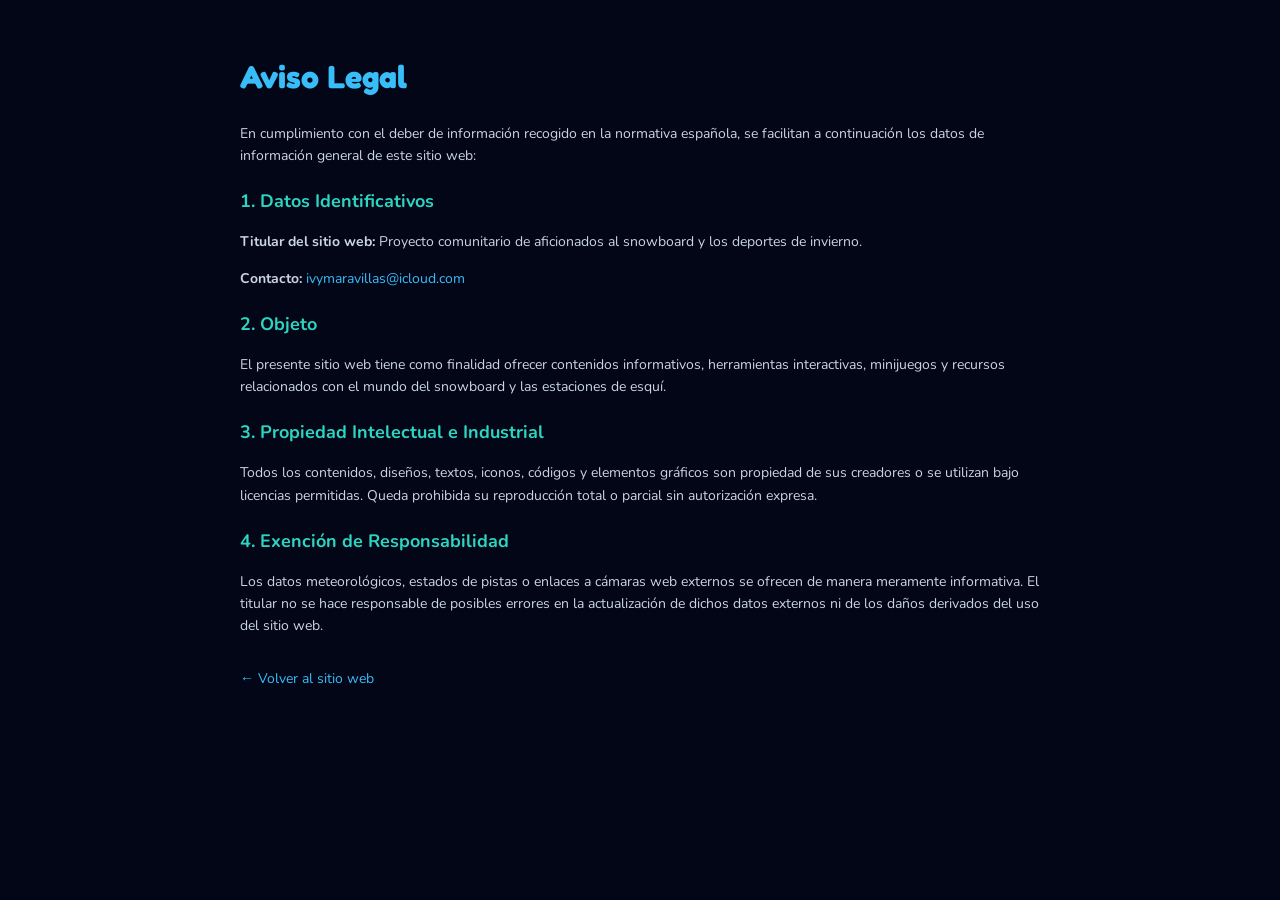
<file: aviso-legal.html>
<!DOCTYPE html>
<html lang="es">
<head>
    <meta charset="UTF-8">
    <meta name="viewport" content="width=device-width, initial-scale=1.0">
    <title>Aviso Legal - Tu Snowboard Zone</title>
    <link href="https://fonts.googleapis.com/css2?family=Fredoka+One&family=Nunito:wght@700;800;900&display=swap" rel="stylesheet">
    <style>
        body { background: #020617; color: #f8fafc; font-family: 'Nunito', sans-serif; padding: 30px; max-width: 800px; margin: auto; line-height: 1.6; }
        h1 { color: #38bdf8; font-family: 'Fredoka One', cursive; margin-bottom: 20px; }
        h2 { color: #2dd4bf; margin-top: 20px; font-size: 18px; }
        p, li { font-size: 14px; color: #cbd5e1; margin-bottom: 10px; }
        a { color: #38bdf8; text-decoration: none; }
    </style>
</head>
<body>
    <h1>Aviso Legal</h1>
    <p>En cumplimiento con el deber de información recogido en la normativa española, se facilitan a continuación los datos de información general de este sitio web:</p>
    
    <h2>1. Datos Identificativos</h2>
    <p><strong>Titular del sitio web:</strong> Proyecto comunitario de aficionados al snowboard y los deportes de invierno.</p>
    <p><strong>Contacto:</strong> <a href="mailto:ivymaravillas@icloud.com">ivymaravillas@icloud.com</a></p>

    <h2>2. Objeto</h2>
    <p>El presente sitio web tiene como finalidad ofrecer contenidos informativos, herramientas interactivas, minijuegos y recursos relacionados con el mundo del snowboard y las estaciones de esquí.</p>

    <h2>3. Propiedad Intelectual e Industrial</h2>
    <p>Todos los contenidos, diseños, textos, iconos, códigos y elementos gráficos son propiedad de sus creadores o se utilizan bajo licencias permitidas. Queda prohibida su reproducción total o parcial sin autorización expresa.</p>

    <h2>4. Exención de Responsabilidad</h2>
    <p>Los datos meteorológicos, estados de pistas o enlaces a cámaras web externos se ofrecen de manera meramente informativa. El titular no se hace responsable de posibles errores en la actualización de dichos datos externos ni de los daños derivados del uso del sitio web.</p>
    
    <p style="margin-top: 30px;"><a href="javascript:history.back()">← Volver al sitio web</a></p>
</body>
</html>
</file>
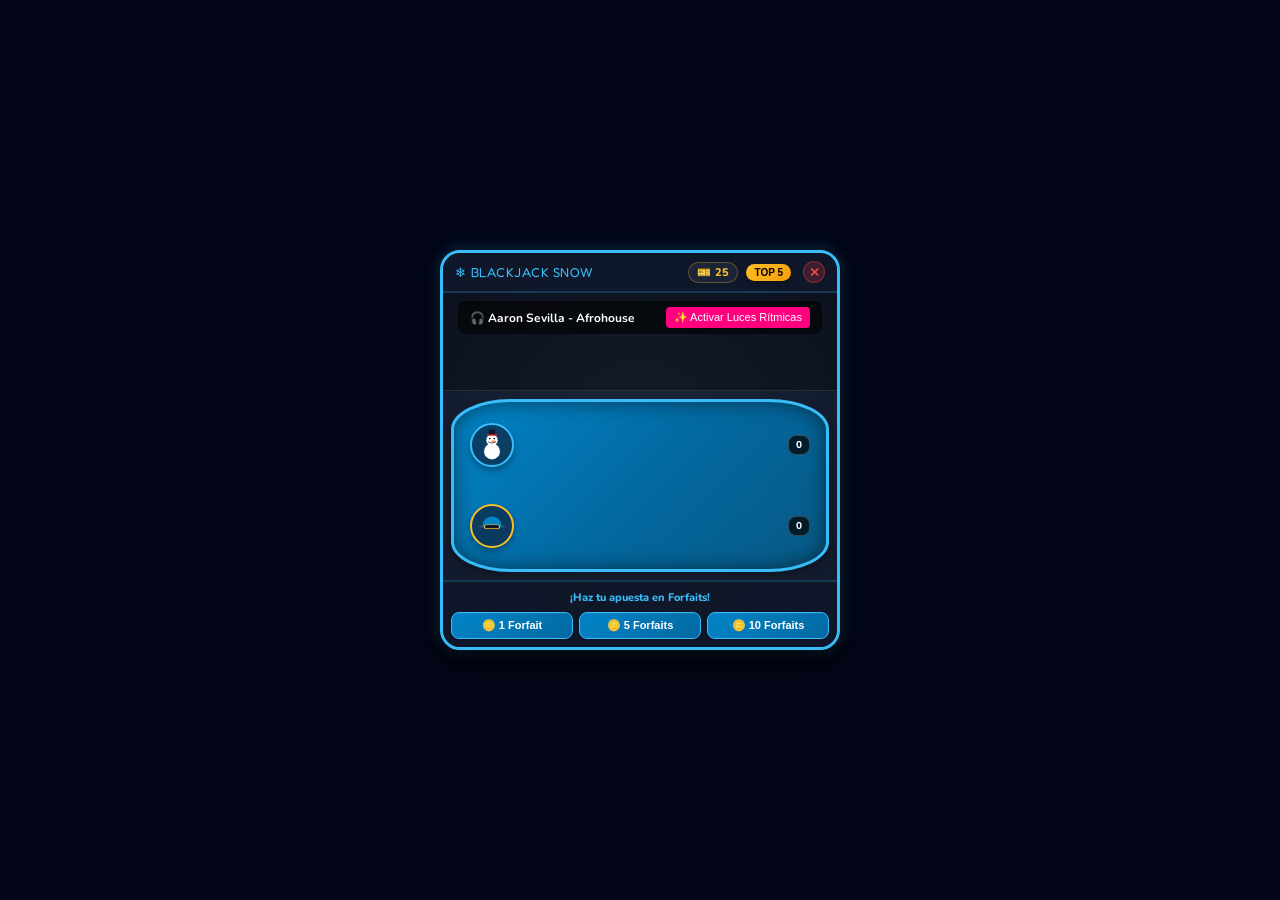
<file: blackjack_snow.html>
<!DOCTYPE html>
<html lang="es">
<head>
    <meta charset="UTF-8">
    <meta name="viewport" content="width=device-width, initial-scale=1.0">
    <title>Blackjack Snow - Alpine Casino</title>
    <link href="https://fonts.googleapis.com/css2?family=Fredoka+One&family=Nunito:wght@700;800;900&display=swap" rel="stylesheet">
    <style>
        :root {
            --bg-dark: #0f172a;
            --snow-white: #f8fafc;
            --accent-blue: #38bdf8;
            --accent-teal: #2dd4bf;
            --wood-dark: #1e293b;
            --gold: #fbbf24;
            --danger: #ef4444;
            --card-bg: #ffffff;
        }

        * {
            box-sizing: border-box;
            user-select: none;
            margin: 0;
            padding: 0;
        }
        
        /* Efecto de luces LED rítmicas estilo Afrohouse en el marco del juego */
        @keyframes afroNeonPulse {
            0% { box-shadow: 0 0 15px #00f2fe, inset 0 0 15px #00f2fe; border-color: #00f2fe; }
            33% { box-shadow: 0 0 25px #ff007f, inset 0 0 25px #ff007f; border-color: #ff007f; }
            66% { box-shadow: 0 0 25px #7928ca, inset 0 0 25px #7928ca; border-color: #7928ca; }
            100% { box-shadow: 0 0 15px #00f2fe, inset 0 0 15px #00f2fe; border-color: #00f2fe; }
        }

        .music-active-lights {
            animation: afroNeonPulse 2s infinite ease-in-out;
        }

        .audio-player-container {
            background: rgba(0, 0, 0, 0.6);
            padding: 6px 12px;
            border-radius: 8px;
            display: flex;
            align-items: center;
            justify-content: space-between;
            margin-bottom: 8px;
        }

        body {
            background: #020617;
            font-family: 'Nunito', sans-serif;
            color: var(--snow-white);
            display: flex;
            justify-content: center;
            align-items: center;
            min-height: 100vh;
            overflow: hidden;
        }

        .casino-window {
            width: 400px;
            height: 400px;
            background: radial-gradient(circle at center, #1e293b 0%, #0f172a 100%);
            border: 3px solid var(--accent-blue);
            border-radius: 20px;
            box-shadow: 0 10px 30px rgba(0,0,0,0.8), 0 0 15px rgba(56, 189, 248, 0.3);
            display: flex;
            flex-direction: column;
            position: relative;
            overflow: hidden;
        }

        .header {
            background: rgba(15, 23, 42, 0.9);
            padding: 8px 12px;
            display: flex;
            justify-content: space-between;
            align-items: center;
            border-bottom: 2px solid rgba(56, 189, 248, 0.2);
            z-index: 10;
        }

        .title-badge {
            font-family: 'Fredoka One', cursive;
            color: var(--accent-blue);
            font-size: 13px;
            letter-spacing: 0.5px;
            display: flex;
            align-items: center;
            gap: 4px;
        }

        .stats-bar {
            display: flex;
            gap: 8px;
            align-items: center;
        }

        .stat-item {
            background: rgba(30, 41, 59, 0.8);
            border: 1px solid rgba(255,255,255,0.1);
            padding: 2px 8px;
            border-radius: 12px;
            font-size: 11px;
            font-weight: 800;
            display: flex;
            align-items: center;
            gap: 4px;
        }

        .stat-item.forfaits {
            color: var(--gold);
            border-color: rgba(251, 191, 36, 0.3);
        }

        .top-btn {
            background: linear-gradient(135deg, #fbbf24, #f59e0b);
            color: #000;
            border: none;
            padding: 3px 8px;
            border-radius: 10px;
            font-size: 10px;
            font-weight: 900;
            cursor: pointer;
            box-shadow: 0 2px 4px rgba(0,0,0,0.3);
        }

        .close-game-btn {
            background: rgba(239, 68, 68, 0.2);
            color: #ef4444;
            border: 1px solid rgba(239, 68, 68, 0.4);
            width: 22px;
            height: 22px;
            border-radius: 50%;
            font-size: 13px;
            font-weight: 900;
            cursor: pointer;
            display: flex;
            justify-content: center;
            align-items: center;
            margin-left: 4px;
            transition: all 0.15s;
        }

        .close-game-btn:hover {
            background: #ef4444;
            color: white;
        }

        .snowboard-table {
            flex: 1;
            margin: 8px;
            background: linear-gradient(135deg, #0284c7 0%, #0369a1 50%, #075985 100%);
            border-radius: 60px / 30px;
            border: 3px solid #38bdf8;
            box-shadow: inset 0 0 20px rgba(0,0,0,0.5), 0 4px 10px rgba(0,0,0,0.3);
            position: relative;
            display: flex;
            flex-direction: column;
            justify-content: space-between;
            padding: 8px 16px;
            overflow: hidden;
        }

        .player-zone {
            display: flex;
            align-items: center;
            gap: 8px;
            min-height: 70px;
            position: relative;
            z-index: 2;
        }

        .avatar {
            width: 44px;
            height: 44px;
            border-radius: 50%;
            background: rgba(15, 23, 42, 0.6);
            border: 2px solid rgba(255,255,255,0.2);
            display: flex;
            justify-content: center;
            align-items: center;
            box-shadow: 0 4px 6px rgba(0,0,0,0.3);
            flex-shrink: 0;
        }

        .avatar-croupier { border-color: var(--accent-blue); }
        .avatar-rider { border-color: var(--gold); }

        .cards-container {
            display: flex;
            align-items: center;
            flex: 1;
            height: 55px;
        }

        .card {
            width: 36px;
            height: 52px;
            background: white;
            border-radius: 4px;
            box-shadow: -2px 2px 5px rgba(0,0,0,0.4);
            display: flex;
            flex-direction: column;
            justify-content: space-between;
            padding: 3px;
            font-size: 11px;
            font-weight: 900;
            color: #0f172a;
            margin-left: -12px;
            animation: cardDeal 0.25s ease-out forwards;
        }

        .card:first-child { margin-left: 0; }
        .card.red { color: #dc2626; }
        .card.back {
            background: linear-gradient(135deg, #1e3a8a, #0284c7);
            border: 1px solid #93c5fd;
        }
        .card.back::after {
            content: '❄';
            color: white;
            font-size: 16px;
            display: flex;
            justify-content: center;
            align-items: center;
            height: 100%;
        }

        @keyframes cardDeal {
            from { transform: translateY(-30px) scale(0.5); opacity: 0; }
            to { transform: translateY(0) scale(1); opacity: 1; }
        }

        .score-badge {
            background: rgba(0,0,0,0.7);
            padding: 2px 6px;
            border-radius: 8px;
            font-size: 10px;
            font-weight: 800;
            border: 1px solid rgba(255,255,255,0.2);
            min-width: 22px;
            text-align: center;
        }

        .controls-area {
            background: rgba(15, 23, 42, 0.95);
            padding: 8px;
            display: flex;
            flex-direction: column;
            gap: 6px;
            border-top: 2px solid rgba(56, 189, 248, 0.2);
            z-index: 10;
        }

        .bet-buttons, .action-buttons {
            display: flex;
            gap: 6px;
            justify-content: center;
        }

        .btn {
            background: #334155;
            color: white;
            border: none;
            padding: 6px 12px;
            border-radius: 8px;
            font-size: 11px;
            font-weight: 800;
            cursor: pointer;
            transition: all 0.15s;
            flex: 1;
            display: flex;
            justify-content: center;
            align-items: center;
            gap: 4px;
        }

        .btn:hover:not(:disabled) { background: #475569; }
        .btn:active:not(:disabled) { transform: scale(0.96); }

        .btn-bet { background: linear-gradient(135deg, #0284c7, #0369a1); border: 1px solid #38bdf8; }
        .btn-hit { background: linear-gradient(135deg, #16a34a, #15803d); }
        .btn-stand { background: linear-gradient(135deg, #dc2626, #b91c1c); }

        .status-msg {
            text-align: center;
            font-size: 11px;
            font-weight: 800;
            min-height: 16px;
            color: var(--accent-blue);
        }

        .modal-overlay {
            position: absolute;
            inset: 0;
            background: rgba(15, 23, 42, 0.92);
            backdrop-filter: blur(4px);
            display: flex;
            flex-direction: column;
            justify-content: center;
            align-items: center;
            padding: 12px;
            z-index: 100;
            opacity: 0;
            pointer-events: none;
            transition: opacity 0.2s;
        }

        .modal-overlay.active {
            opacity: 1;
            pointer-events: auto;
        }

        .modal-title {
            font-family: 'Fredoka One', cursive;
            color: var(--gold);
            font-size: 16px;
            margin-bottom: 8px;
        }

        .top-list {
            width: 100%;
            display: flex;
            flex-direction: column;
            gap: 4px;
            margin-bottom: 10px;
        }

        .top-item {
            background: rgba(30, 41, 59, 0.8);
            border: 1px solid rgba(255,255,255,0.1);
            padding: 4px 8px;
            border-radius: 6px;
            display: flex;
            justify-content: space-between;
            font-size: 11px;
            font-weight: 700;
        }

        .top-item span:first-child { color: var(--accent-blue); }
        .top-item span:last-child { color: var(--gold); }

        .keyboard-container {
            display: flex;
            flex-direction: column;
            gap: 4px;
            width: 100%;
            margin-top: 4px;
        }

        .kb-row {
            display: flex;
            justify-content: center;
            gap: 3px;
        }

        .kb-key {
            background: #334155;
            color: white;
            border: 1px solid rgba(255,255,255,0.1);
            border-radius: 4px;
            width: 24px;
            height: 26px;
            font-size: 10px;
            font-weight: 800;
            display: flex;
            justify-content: center;
            align-items: center;
            cursor: pointer;
        }

        .kb-key:active { background: var(--accent-blue); color: black; }
        .kb-key.wide { width: 45px; background: #475569; }

        .name-display {
            background: #020617;
            border: 1px solid var(--accent-blue);
            padding: 4px 10px;
            border-radius: 6px;
            font-size: 12px;
            font-weight: 800;
            color: var(--snow-white);
            min-width: 120px;
            text-align: center;
            margin-bottom: 6px;
            height: 26px;
        }
    </style>
</head>
<body>

    <div class="casino-window">
        <!-- HEADER -->
        <div class="header">
            <div class="title-badge">
                <span>❄</span> BLACKJACK SNOW
            </div>
            <div class="stats-bar">
                <div class="stat-item forfaits">
                    🎫 <span id="forfaits-count">25</span>
                </div>
                <button class="top-btn" id="open-top-btn">TOP 5</button>
                <button class="close-game-btn" onclick="closeGameWindow()" title="Cerrar juego">✕</button>
            </div>
        </div>

        <!-- Reproductor y Control de Luces Afrohouse -->
        <div style="padding: 8px 15px; background: rgba(0,0,0,0.3); border-bottom: 1px solid rgba(255,255,255,0.1);">
            <div class="audio-player-container">
                <span style="color: #fff; font-size: 12px; font-weight: bold;">🎧 Aaron Sevilla - Afrohouse</span>
                <button onclick="toggleMusicLights()" id="lights-btn" style="background: #ff007f; border: none; color: white; padding: 4px 8px; border-radius: 4px; cursor: pointer; font-size: 11px;">✨ Activar Luces Rítmicas</button>
            </div>
            <div style="font-size: 0; line-height: 0; margin-top: 6px;">
                <iframe width="100%" height="40" scrolling="no" frameborder="no" allow="autoplay" src="https://w.soundcloud.com/player/?url=https%3A//soundcloud.com/aaron-sevilla/afrohouse-tengo&color=%23ff5500&auto_play=false&hide_related=true&show_comments=false&show_user=true&show_reposts=false&show_teaser=false"></iframe>
            </div>
        </div>
        
        <!-- MESA SNOWBOARD -->
        <div class="snowboard-table">
            <!-- CROUPIER (MUÑECO DE NIEVE) -->
            <div class="player-zone">
                <div class="avatar avatar-croupier">
                    <svg width="32" height="32" viewBox="0 0 100 100">
                        <circle cx="50" cy="70" r="25" fill="#ffffff"/>
                        <circle cx="50" cy="35" r="18" fill="#ffffff"/>
                        <circle cx="43" cy="30" r="2.5" fill="#000"/>
                        <circle cx="57" cy="30" r="2.5" fill="#000"/>
                        <polygon points="50,35 65,38 50,41" fill="#f97316"/>
                        <path d="M 38,40 Q 50,48 62,40" fill="none" stroke="#000" stroke-width="2"/>
                        <rect x="35" y="15" width="30" height="6" fill="#dc2626"/>
                        <rect x="40" y="2" width="20" height="15" fill="#0f172a"/>
                    </svg>
                </div>
                <div class="cards-container" id="dealer-cards"></div>
                <div class="score-badge" id="dealer-score">0</div>
            </div>

            <!-- RIDER (GAFAS Y CASCO) -->
            <div class="player-zone">
                <div class="avatar avatar-rider">
                    <svg width="32" height="32" viewBox="0 0 100 100">
                        <path d="M 20 50 A 30 30 0 0 1 80 50 L 80 55 L 20 55 Z" fill="#0284c7"/>
                        <rect x="25" y="45" width="50" height="14" rx="7" fill="#fbbf24"/>
                        <rect x="28" y="47" width="44" height="10" rx="5" fill="#0f172a"/>
                        <line x1="20" y1="52" x2="10" y2="52" stroke="#475569" stroke-width="4"/>
                        <line x1="80" y1="52" x2="90" y2="52" stroke="#475569" stroke-width="4"/>
                    </svg>
                </div>
                <div class="cards-container" id="player-cards"></div>
                <div class="score-badge" id="player-score">0</div>
            </div>
        </div>

        <!-- CONTROLES -->
        <div class="controls-area">
            <div class="status-msg" id="status-msg">¡Haz tu apuesta en Forfaits!</div>
            
            <div id="bet-controls" class="bet-buttons">
                <button class="btn btn-bet" onclick="placeBet(1)">🪙 1 Forfait</button>
                <button class="btn btn-bet" onclick="placeBet(5)">🪙 5 Forfaits</button>
                <button class="btn btn-bet" onclick="placeBet(10)">🪙 10 Forfaits</button>
            </div>

            <div class="action-buttons" id="action-controls" style="display: none;">
                <button class="btn btn-hit" id="hit-btn" onclick="hit()">PEDIR</button>
                <button class="btn btn-stand" id="stand-btn" onclick="stand()">PLANTARSE</button>
            </div>
        </div>

        <!-- MODAL TOP 5 -->
        <div class="modal-overlay" id="top-modal">
            <div class="modal-title">🏆 TOP 5 RIDERS</div>
            <div class="top-list" id="top-list-container"></div>
            <button class="btn" onclick="closeTopModal()" style="width: 100%; margin-top: 6px;">CERRAR</button>
        </div>

        <!-- MODAL TECLADO / GAME OVER -->
        <div class="modal-overlay" id="keyboard-modal">
            <div class="modal-title">¡SIN FORFAITS!</div>
            <div style="font-size: 11px; margin-bottom: 6px;" id="gameover-text">Has conseguido un récord.</div>
            <div class="name-display" id="name-display">___</div>
            
            <div class="keyboard-container" id="keyboard"></div>
            
            <button class="btn btn-hit" onclick="submitScore()" style="width: 100%; margin-top: 8px;">GUARDAR RÉCORD</button>
        </div>
    </div>

    <script>
        let forfaits = 25;
        try {
            let savedBank = parseInt(localStorage.getItem('snowboard_bj_bank'));
            if (!isNaN(savedBank) && savedBank > 0) {
                forfaits = savedBank;
            } else {
                localStorage.setItem('snowboard_bj_bank', 25);
            }
        } catch (e) {
            forfaits = 25;
        }

        let currentBet = 0;
        let deck = [];
        let playerHand = [];
        let dealerHand = [];
        let gameOver = false;
        let playerName = "";

        const suits = ['♠', '♥', '♦', '♣'];
        const values = ['2', '3', '4', '5', '6', '7', '8', '9', '10', 'J', 'Q', 'K', 'A'];

        let topScores = JSON.parse(localStorage.getItem('blackjack_snow_top')) || [
            { name: "RIDER_PRO", score: 25 },
            { name: "SNOW_QUEEN", score: 20 },
            { name: "POWDER_BOY", score: 15 },
            { name: "CARVER", score: 12 },
            { name: "ROOKIE", score: 8 }
        ];

        function saveTopScores() {
            localStorage.setItem('blackjack_snow_top', JSON.stringify(topScores));
        }

        function closeGameWindow() {
            const audio = document.getElementById('afro-audio');
            const consoleBox = document.getElementById('sound-console');
            const gameWindow = document.querySelector('.casino-window');
            
            if (audio) {
                audio.pause();
                audio.currentTime = 0;
            }
            if (consoleBox) consoleBox.classList.remove('playing-bass');
            if (gameWindow) gameWindow.classList.remove('music-active-lights');

            const modal = document.getElementById('blackjack-window') || document.getElementById('game-modal');
            if (modal) modal.style.display = 'none';
        }

        function createDeck() {
            deck = [];
            for (let suit of suits) {
                for (let value of values) {
                    deck.push({ suit, value });
                }
            }
            deck.sort(() => Math.random() - 0.5);
        }

        function drawCard() {
            if (deck.length === 0) createDeck();
            return deck.pop();
        }

        function getCardValue(card) {
            if (!card) return 0;
            if (card.value === 'A') return 11;
            if (['K', 'Q', 'J'].includes(card.value)) return 10;
            let val = parseInt(card.value);
            return isNaN(val) ? 0 : val;
        }

        function calculateScore(hand) {
            let score = 0;
            let aces = 0;

            if (!hand || !Array.isArray(hand)) return 0;

            for (let i = 0; i < hand.length; i++) {
                let cardVal = hand[i].value !== undefined ? hand[i].value : hand[i];
                
                if (cardVal === 'A' || cardVal === 1 || cardVal === '1') {
                    aces++;
                    score += 11;
                } else if (['K', 'Q', 'J', '10', 10].includes(cardVal)) {
                    score += 10;
                } else {
                    score += parseInt(cardVal) || 0;
                }
            }

            while (score > 21 && aces > 0) {
                score -= 10;
                aces--;
            }

            return score;
        }

        function updateUI() {
            let forfaitCountEl = document.getElementById('forfaits-count');
            if (forfaitCountEl) forfaitCountEl.innerText = forfaits;

            let playerScoreEl = document.getElementById('player-score');
            if (playerScoreEl) playerScoreEl.innerText = calculateScore(playerHand);

            let dealerScoreEl = document.getElementById('dealer-score');
            if (dealerScoreEl) {
                if (gameOver) {
                    dealerScoreEl.innerText = calculateScore(dealerHand);
                } else if (dealerHand.length > 0) {
                    dealerScoreEl.innerText = getCardValue(dealerHand[0]);
                } else {
                    dealerScoreEl.innerText = 0;
                }
            }

            renderHand('player-cards', playerHand);
            renderHand('dealer-cards', dealerHand, !gameOver && dealerHand.length > 0);
        }

        function renderHand(elementId, hand, hideSecond = false) {
            const container = document.getElementById(elementId);
            if (!container) return;
            container.innerHTML = '';
            hand.forEach((card, index) => {
                const cardEl = document.createElement('div');
                if (hideSecond && index === 1) {
                    cardEl.className = 'card back';
                } else {
                    const isRed = card.suit === '♥' || card.suit === '♦';
                    cardEl.className = `card ${isRed ? 'red' : ''}`;
                    cardEl.innerHTML = `<div>${card.value}</div><div>${card.suit}</div>`;
                }
                container.appendChild(cardEl);
            });
        }

        function placeBet(amount) {
            if (forfaits < amount) {
                document.getElementById('status-msg').innerText = "¡No tienes suficientes Forfaits!";
                return;
            }

            forfaits -= amount;
            currentBet = amount;
            localStorage.setItem('snowboard_bj_bank', forfaits);
            gameOver = false;

            createDeck();
            playerHand = [drawCard(), drawCard()];
            dealerHand = [drawCard(), drawCard()];

            document.getElementById('bet-controls').style.display = 'none';
            document.getElementById('action-controls').style.display = 'flex';
            document.getElementById('status-msg').innerText = `Apuesta: ${currentBet} Forfaits. ¿Qué haces?`;

            let initialScore = calculateScore(playerHand);
            if (initialScore === 21) {
                document.getElementById('status-msg').innerHTML = "<h1>¡¡¡❄️🏂🏽SNOWJACK!🏂🏽❄️!!!</h1>";
                endRound(true, "¡Impresionante! ¡Has cantado el SNOWJACK!");
                return;
            }

            updateUI();
        }

        function hit() {
            if (gameOver) return;
            
            playerHand.push(drawCard());
            
            let playerScore = calculateScore(playerHand);
            updateUI();
            
            if (playerScore === 21) {
                document.getElementById('status-msg').innerHTML = "<h1>¡¡¡❄️🏂🏽SNOWJACK!🏂🏽❄️!!!</h1>";
                endRound(true, "¡21 Clavado! ¡SNOWJACK!");
                return;
            }
            
            if (playerScore > 21) {
                gameOver = true;
                const actionControls = document.getElementById('action-controls');
                if (actionControls) actionControls.style.display = 'none';
                
                endRound(false, "¡Te has pasado de 21! Te has quedado fuera de pista.");
                return;
            }
        }

        function stand() {
            if (gameOver) return;
            gameOver = true;

            while (calculateScore(dealerHand) < 17) {
                dealerHand.push(drawCard());
            }

            const pScore = calculateScore(playerHand);
            const dScore = calculateScore(dealerHand);

            updateUI();

            if (dScore > 21) {
                endRound(true, "¡El Croupier se pasó! ¡Ganas!");
            } else if (pScore > dScore) {
                endRound(true, "¡Puntuación más alta! ¡Ganas!");
            } else if (pScore < dScore) {
                endRound(false, "Gana el Croupier.");
            } else {
                endRound(null, "Empate. Recuperas la apuesta.");
            }
        }

        function endRound(playerWon, message) {
            gameOver = true;
            
            if (playerWon === true) {
                forfaits += currentBet * 2;
            } else if (playerWon === null) {
                forfaits += currentBet; // Empate
            }
            
            if (forfaits <= 0) {
                message += " 💥 ¡Te has quedado sin Forfaits! Se te recargan 25.";
                forfaits = 25;
                checkTop5Eligibility();
            }

            localStorage.setItem('snowboard_bj_bank', forfaits);
            updateUI();

            document.getElementById('status-msg').innerText = message;
            
            document.getElementById('action-controls').style.display = 'none';
            document.getElementById('bet-controls').style.display = 'flex';

            playerHand = [];
            dealerHand = [];
        }

        function renderTopList() {
            const container = document.getElementById('top-list-container');
            if (!container) return;
            container.innerHTML = '';
            topScores.sort((a,b) => b.score - a.score);
            topScores.slice(0, 5).forEach((item, index) => {
                const el = document.createElement('div');
                el.className = 'top-item';
                el.innerHTML = `<span>#${index+1} ${item.name}</span><span>${item.score} FF</span>`;
                container.appendChild(el);
            });
        }

        document.getElementById('open-top-btn').addEventListener('click', () => {
            renderTopList();
            document.getElementById('top-modal').classList.add('active');
        });

        function closeTopModal() {
            document.getElementById('top-modal').classList.remove('active');
        }

        function checkTop5Eligibility() {
            document.getElementById('keyboard-modal').classList.add('active');
            buildKeyboard();
        }

        function buildKeyboard() {
            const keys = [
                ['Q','W','E','R','T','Y','U','I','O','P'],
                ['A','S','D','F','G','H','J','K','L'],
                ['Z','X','C','V','B','N','M','DEL']
            ];
            const kbContainer = document.getElementById('keyboard');
            if (!kbContainer) return;
            kbContainer.innerHTML = '';
            playerName = "";
            updateNameDisplay();

            keys.forEach(row => {
                const rowEl = document.createElement('div');
                rowEl.className = 'kb-row';
                row.forEach(key => {
                    const keyEl = document.createElement('button');
                    keyEl.className = `kb-key ${key === 'DEL' ? 'wide' : ''}`;
                    keyEl.innerText = key;
                    keyEl.onclick = () => handleKeyPress(key);
                    rowEl.appendChild(keyEl);
                });
                kbContainer.appendChild(rowEl);
            });
        }

        function handleKeyPress(key) {
            if (key === 'DEL') {
                playerName = playerName.slice(0, -1);
            } else if (playerName.length < 8) {
                playerName += key;
            }
            updateNameDisplay();
        }

        function updateNameDisplay() {
            const display = document.getElementById('name-display');
            if (display) display.innerText = playerName || "ESCRIBE...";
        }

        function submitScore() {
            const finalName = playerName.trim() || "RIDER";
            topScores.push({ name: finalName, score: currentBet || 1 });
            topScores.sort((a,b) => b.score - a.score);
            topScores = topScores.slice(0, 5);
            saveTopScores();

            document.getElementById('keyboard-modal').classList.remove('active');
            updateUI();
        }

        function toggleMusicLights() {
            const gameContainer = document.querySelector('.casino-window') || document.body;
            const btn = document.getElementById('lights-btn');
            
            gameContainer.classList.toggle('music-active-lights');
            
            if (gameContainer.classList.contains('music-active-lights')) {
                btn.style.background = '#00f2fe';
                btn.style.color = '#000';
                btn.innerText = '✨ Luces Activadas';
            } else {
                btn.style.background = '#ff007f';
                btn.style.color = '#fff';
                btn.innerText = '✨ Activar Luces Rítmicas';
            }
        }

        // Inicialización
        updateUI();
        gameOver = false;
        document.getElementById('action-controls').style.display = 'none';
        document.getElementById('bet-controls').style.display = 'flex';
    </script>
</body>
</html>
</file>
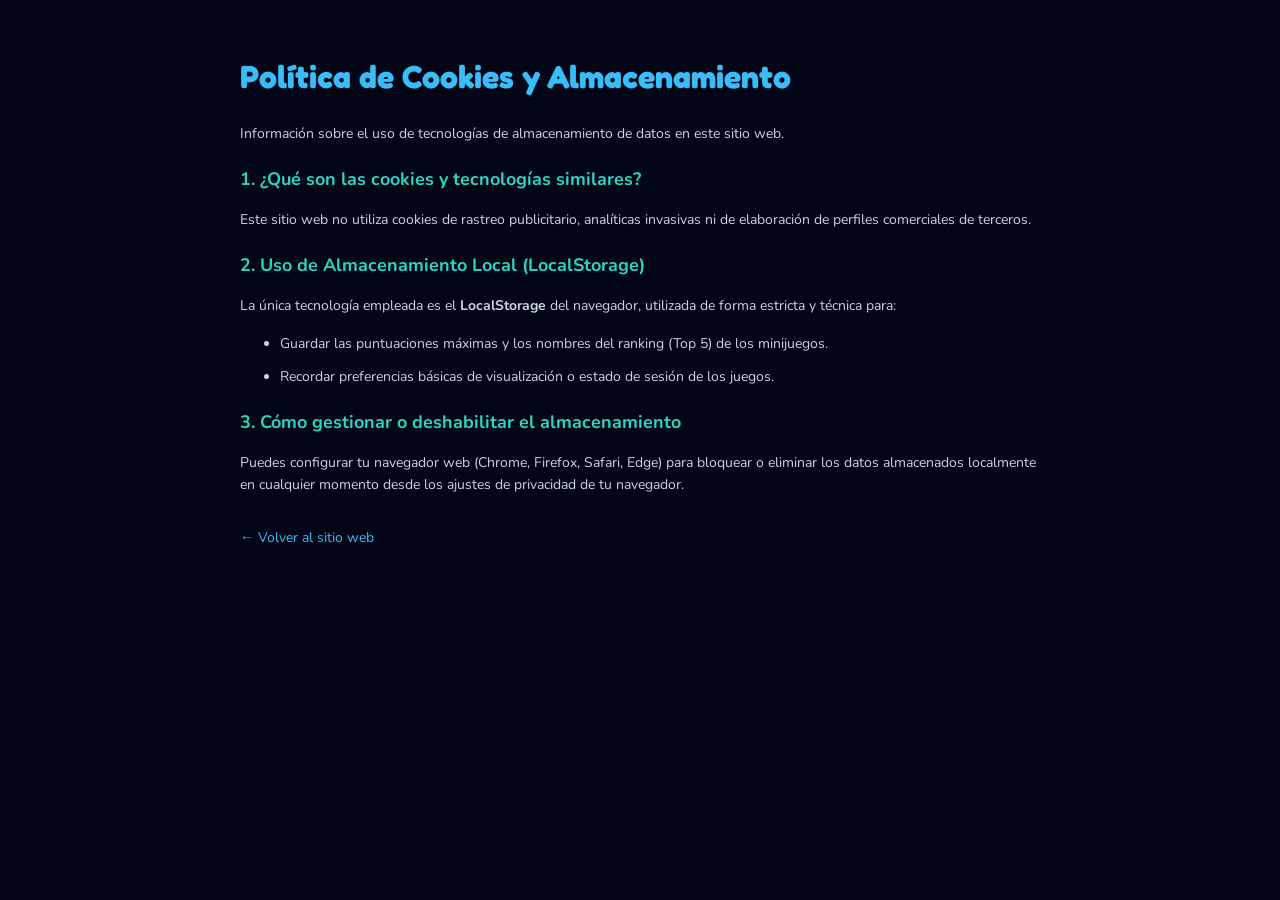
<file: cookies.html>
<!DOCTYPE html>
<html lang="es">
<head>
    <meta charset="UTF-8">
    <meta name="viewport" content="width=device-width, initial-scale=1.0">
    <title>Política de Cookies - Tu Snowboard Zone</title>
    <link href="https://fonts.googleapis.com/css2?family=Fredoka+One&family=Nunito:wght@700;800;900&display=swap" rel="stylesheet">
    <style>
        body { background: #020617; color: #f8fafc; font-family: 'Nunito', sans-serif; padding: 30px; max-width: 800px; margin: auto; line-height: 1.6; }
        h1 { color: #38bdf8; font-family: 'Fredoka One', cursive; margin-bottom: 20px; }
        h2 { color: #2dd4bf; margin-top: 20px; font-size: 18px; }
        p, li { font-size: 14px; color: #cbd5e1; margin-bottom: 10px; }
        a { color: #38bdf8; text-decoration: none; }
    </style>
</head>
<body>
    <h1>Política de Cookies y Almacenamiento</h1>
    <p>Información sobre el uso de tecnologías de almacenamiento de datos en este sitio web.</p>

    <h2>1. ¿Qué son las cookies y tecnologías similares?</h2>
    <p>Este sitio web no utiliza cookies de rastreo publicitario, analíticas invasivas ni de elaboración de perfiles comerciales de terceros.</p>

    <h2>2. Uso de Almacenamiento Local (LocalStorage)</h2>
    <p>La única tecnología empleada es el <strong>LocalStorage</strong> del navegador, utilizada de forma estricta y técnica para:</p>
    <ul>
        <li>Guardar las puntuaciones máximas y los nombres del ranking (Top 5) de los minijuegos.</li>
        <li>Recordar preferencias básicas de visualización o estado de sesión de los juegos.</li>
    </ul>

    <h2>3. Cómo gestionar o deshabilitar el almacenamiento</h2>
    <p>Puedes configurar tu navegador web (Chrome, Firefox, Safari, Edge) para bloquear o eliminar los datos almacenados localmente en cualquier momento desde los ajustes de privacidad de tu navegador.</p>

    <p style="margin-top: 30px;"><a href="javascript:history.back()">← Volver al sitio web</a></p>
</body>
</html>
</file>
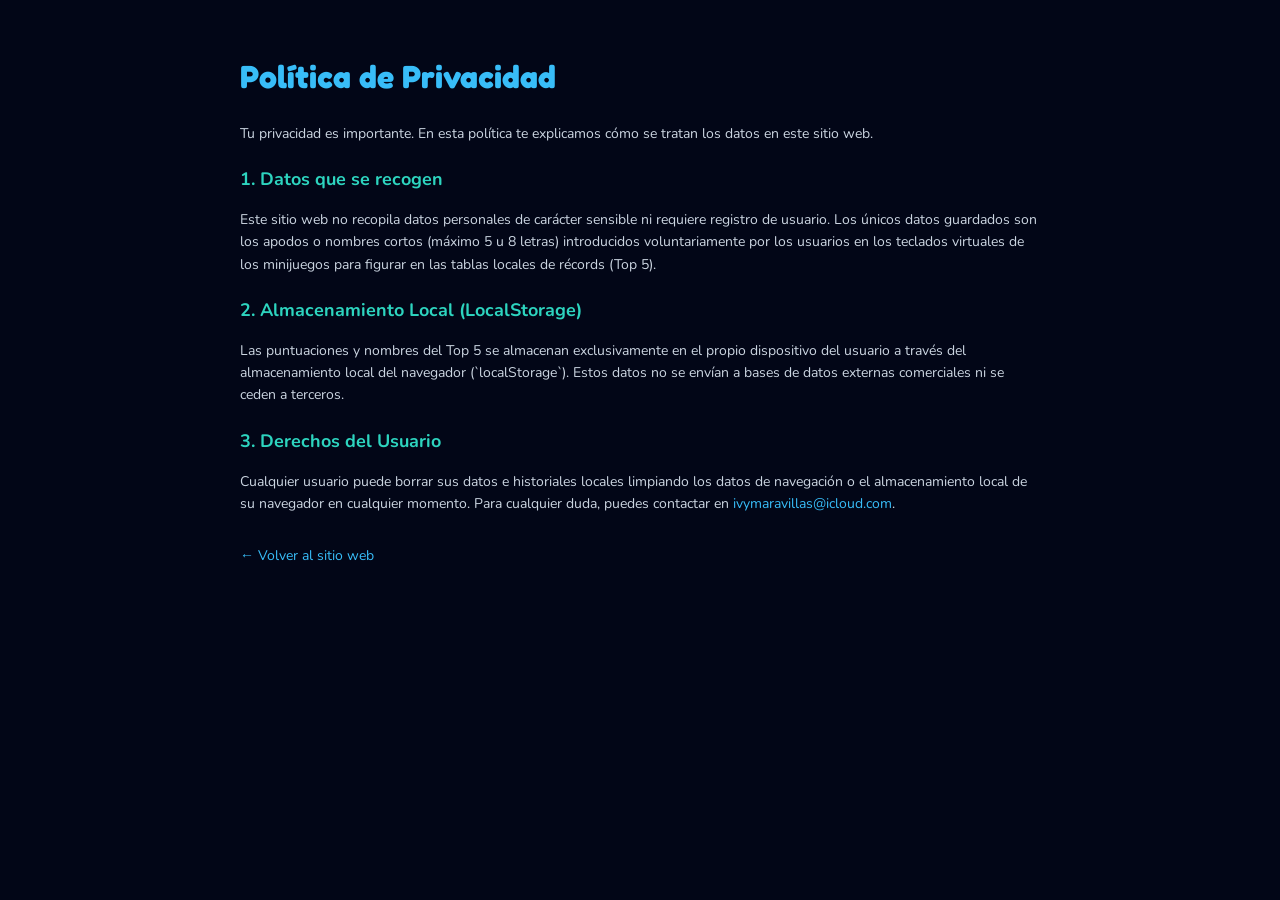
<file: privacidad.html>
<!DOCTYPE html>
<html lang="es">
<head>
    <meta charset="UTF-8">
    <meta name="viewport" content="width=device-width, initial-scale=1.0">
    <title>Política de Privacidad - Tu Snowboard Zone</title>
    <link href="https://fonts.googleapis.com/css2?family=Fredoka+One&family=Nunito:wght@700;800;900&display=swap" rel="stylesheet">
    <style>
        body { background: #020617; color: #f8fafc; font-family: 'Nunito', sans-serif; padding: 30px; max-width: 800px; margin: auto; line-height: 1.6; }
        h1 { color: #38bdf8; font-family: 'Fredoka One', cursive; margin-bottom: 20px; }
        h2 { color: #2dd4bf; margin-top: 20px; font-size: 18px; }
        p, li { font-size: 14px; color: #cbd5e1; margin-bottom: 10px; }
        a { color: #38bdf8; text-decoration: none; }
    </style>
</head>
<body>
    <h1>Política de Privacidad</h1>
    <p>Tu privacidad es importante. En esta política te explicamos cómo se tratan los datos en este sitio web.</p>

    <h2>1. Datos que se recogen</h2>
    <p>Este sitio web no recopila datos personales de carácter sensible ni requiere registro de usuario. Los únicos datos guardados son los apodos o nombres cortos (máximo 5 u 8 letras) introducidos voluntariamente por los usuarios en los teclados virtuales de los minijuegos para figurar en las tablas locales de récords (Top 5).</p>

    <h2>2. Almacenamiento Local (LocalStorage)</h2>
    <p>Las puntuaciones y nombres del Top 5 se almacenan exclusivamente en el propio dispositivo del usuario a través del almacenamiento local del navegador (`localStorage`). Estos datos no se envían a bases de datos externas comerciales ni se ceden a terceros.</p>

    <h2>3. Derechos del Usuario</h2>
    <p>Cualquier usuario puede borrar sus datos e historiales locales limpiando los datos de navegación o el almacenamiento local de su navegador en cualquier momento. Para cualquier duda, puedes contactar en <a href="mailto:ivymaravillas@icloud.com">ivymaravillas@icloud.com</a>.</p>

    <p style="margin-top: 30px;"><a href="javascript:history.back()">← Volver al sitio web</a></p>
</body>
</html>
</file>
